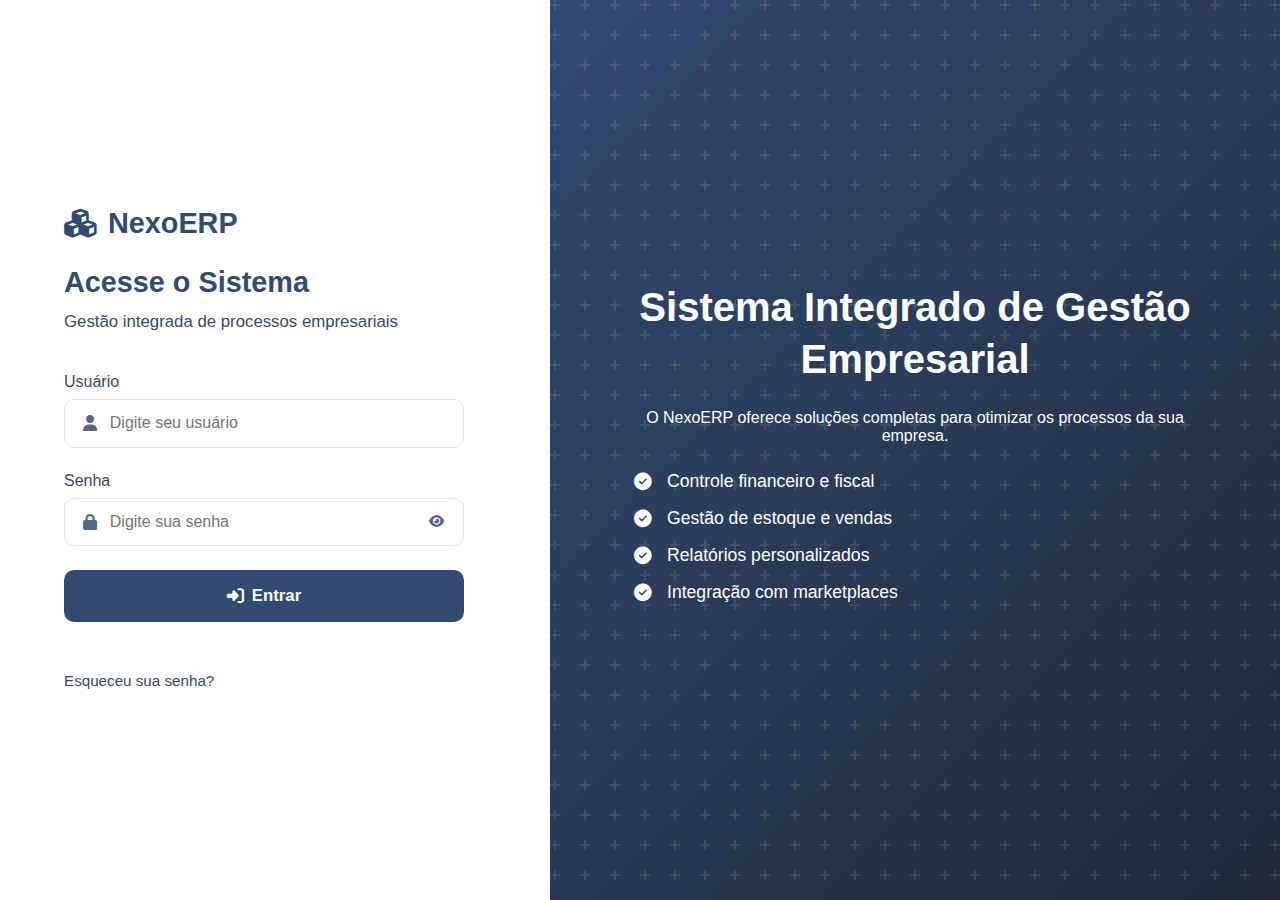
<file: index.html>
<!DOCTYPE html>
<html lang="en">
<head>
    <meta charset="UTF-8">
    <meta name="viewport" content="width=device-width, initial-scale=1.0">
    <title>Document</title>
</head>
<body>
    <script>window.location.href="./html/login/login.html"</script>
</body>
</html>
</file>
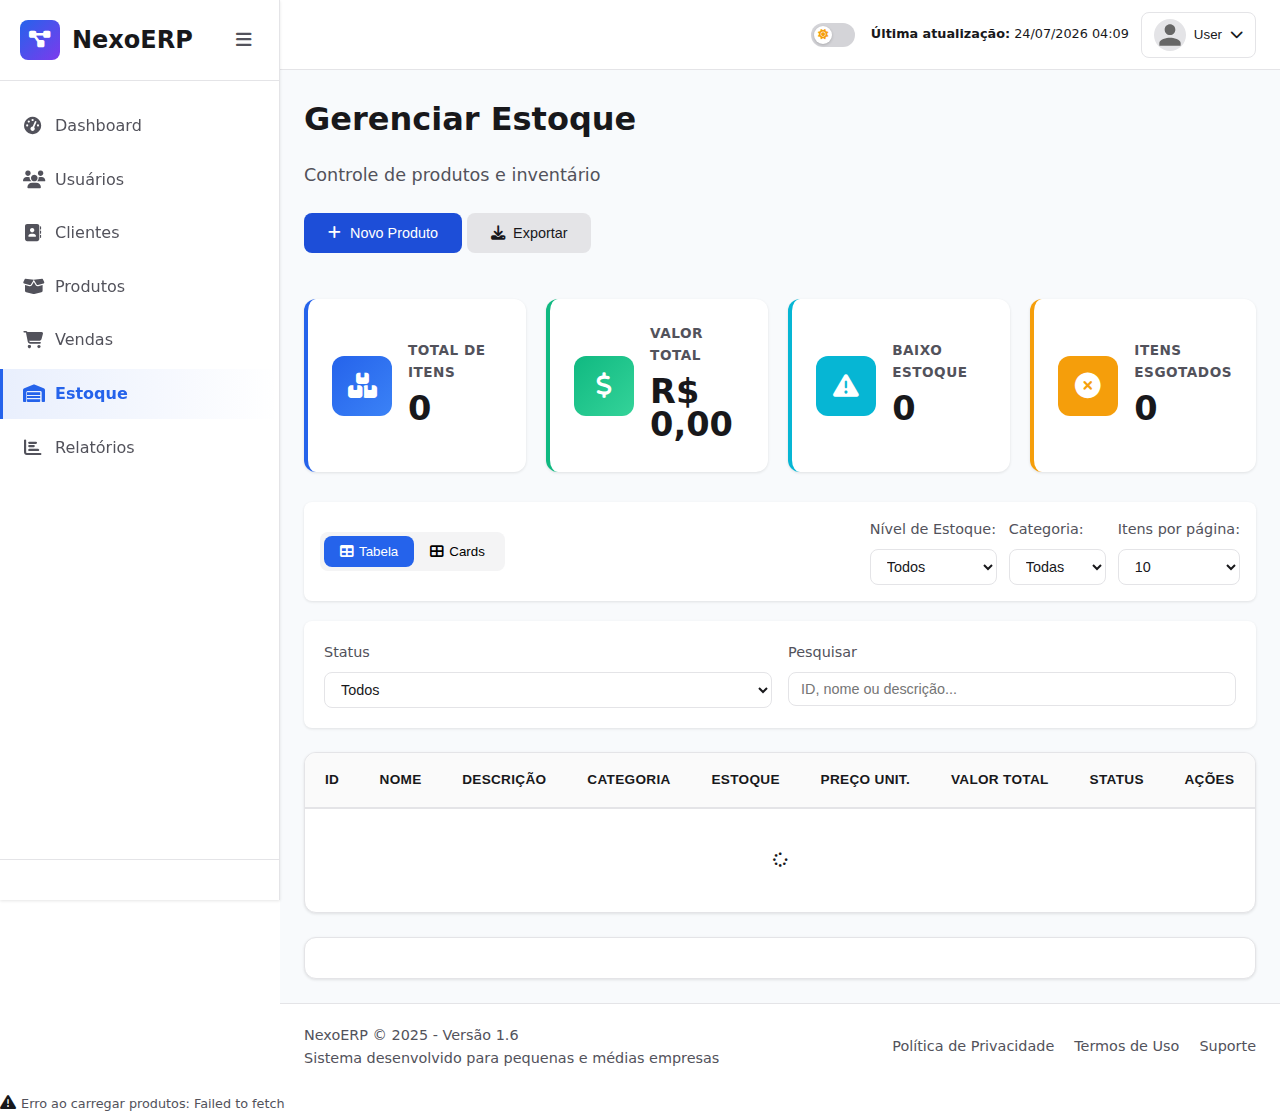
<file: html/dashboard/estoque.html>
<!DOCTYPE html>
<html lang="pt-BR" data-theme="light">
<head>
    <meta charset="UTF-8">
    <meta name="viewport" content="width=device-width, initial-scale=1.0">
    <title>NexoERP - Gerenciar Estoque</title>
    <link rel="stylesheet" href="../../css/style.css">
    <link rel="stylesheet" href="../../css/estoque.css">
    <link rel="icon" type="image/png" href="imagens/favicon.png">
    <link rel="stylesheet" href="https://cdnjs.cloudflare.com/ajax/libs/font-awesome/5.15.4/css/all.min.css">
    <link rel="stylesheet" href="https://cdnjs.cloudflare.com/ajax/libs/font-awesome/6.4.0/css/all.min.css">
    <link rel="icon" 
      href="data:image/svg+xml,%3Csvg xmlns='http://www.w3.org/2000/svg' viewBox='0 0 100 100'%3E%3Ctext y='.9em' font-size='90'%3E🏢%3C/text%3E%3C/svg%3E">

    <meta name="description" content="Gerenciamento de estoque do sistema NexoERP">
</head>

<body>    
    
    <div class="container">
        <!-- Sidebar Navigation -->
        <aside class="sidebar" role="navigation" aria-label="Navegação principal">
            <div class="sidebar-header">
                <div class="logo" aria-label="Logo da empresa">
                    <div class="logo-icon">
                        <i class="fas fa-project-diagram"></i>
                    </div>
                    <h1>NexoERP</h1>
                </div>
                <button class="sidebar-toggle" aria-label="Alternar menu" id="sidebarToggle">
                    <i class="fas fa-bars"></i>
                </button>
            </div>

            <nav class="sidebar-nav">
                <ul>
                    <li class="nav-item">
                        <a href="index.html" data-tooltip="Dashboard">
                            <i class="fas fa-tachometer-alt"></i>
                            <span>Dashboard</span>
                        </a>
                    </li>
                    <li class="nav-item">
                        <a href="usuarios.html" data-tooltip="Usuários">
                            <i class="fas fa-users"></i>
                            <span>Usuários</span>
                        </a>
                    </li>
                    <li class="nav-item">
                        <a href="clientes.html" data-tooltip="Clientes">
                            <i class="fas fa-address-book"></i>
                            <span>Clientes</span>
                        </a>
                    </li>
                    <li class="nav-item">
                        <a href="produtos.html" data-tooltip="Produtos">
                            <i class="fas fa-box-open"></i>
                            <span>Produtos</span>
                        </a>
                    </li>
                    <li class="nav-item">
                        <a href="vendas.html" data-tooltip="Vendas">
                            <i class="fas fa-shopping-cart"></i>
                            <span>Vendas</span>
                        </a>
                    </li>
                    <li class="nav-item active">
                        <a href="estoque.html" aria-current="page" data-tooltip="Estoque">
                            <i class="fas fa-warehouse"></i>
                            <span>Estoque</span>
                        </a>
                    </li>
                    <li class="nav-item">
                        <a href="relatorios.html" data-tooltip="Relatórios">
                            <i class="fas fa-chart-bar"></i>
                            <span>Relatórios</span>
                        </a>

                    </li>
                </ul>
            </nav>
            <div class="sidebar-footer">
                <div class="user-profile">
                   
                    
                </div>
            </div>
        </aside>

        <!-- Main Content -->
        <div class="main-content" id="main-content">
            <!-- Header -->
            <header class="header" role="banner" aria-label="Cabeçalho do sistema">
                <div class="header-left">
                    <button class="menu-toggle" aria-label="Alternar menu" id="menuToggle">
                        <i class="fas fa-bars"></i>
                    </button>
                    <div class="breadcrumb">
                    </div>
                </div>

                <div class="header-right">
                    <button class="theme-toggle" id="themeToggle" aria-label="Alternar tema claro/escuro">
                        <span class="theme-icon">
                            <i class="fas fa-sun"></i>
                            <i class="fas fa-moon"></i>
                        </span>
                    </button>
                    
                   
                    <div class="user-menu">
                        <div class="user-info">
                            <p><strong>Última atualização:</strong> <span id="lastAccess"></span></p>
                        </div>
                        <div class="user-dropdown">
                            <button class="user-dropdown-btn" aria-expanded="false" id="userDropdownBtn">
                                <div class="user-avatar small">
                                    <img src="data:image/svg+xml,%3Csvg xmlns='http://www.w3.org/2000/svg' viewBox='0 0 24 24' fill='%23666'%3E%3Cpath d='M12 12c2.21 0 4-1.79 4-4s-1.79-4-4-4-4 1.79-4 4 1.79 4 4 4zm0 2c-2.67 0-8 1.34-8 4v2h16v-2c0-2.66-5.33-4-8-4z'/%3E%3C/svg%3E" alt="Avatar do usuário">
                                </div>
                                <span id="headerUserName">User</span>
                                <i class="fas fa-chevron-down"></i>
                            </button>
                         <div class="dropdown-menu" id="userDropdown">
                            <a href="dropdown/perfil.html"><i class="fas fa-user"></i> Perfil</a>
                            <a href="dropdown/configuracoes.html"><i class="fas fa-cog"></i> Configurações</a>
                            <a href="./../login/login.html"><i class="fas fa-sign-out-alt"></i> Sair</a>
                            </div>
                        </div>
                    </div>
                </div>
            </header>

            <!-- Content -->
            <main class="content" role="main">
                <div class="page-header">
                    <h1>Gerenciar Estoque</h1>
                    <p class="page-subtitle">Controle de produtos e inventário</p>
                    <div class="page-actions">
                        <button class="btn btn-primary" id="addProductBtn">
                            <i class="fas fa-plus"></i> Novo Produto
                        </button>
                        <button class="btn btn-secondary">
                             <i class="fas fa-download"></i> Exportar
                        </button>
                    </div>
                </div>

                <!-- Métricas de Estoque -->
                <section class="metrics-section">
                    <div class="metrics-grid">
                        <div class="metric-card">
                            <div class="metric-icon">
                                <i class="fas fa-boxes"></i>
                            </div>
                            <div class="metric-info">
                                <h3>Total de Itens</h3>
                                <p class="metric-value"><span id="totalItems">0</span></p>
                                <div class="metric-trend positive">
                                    <i class=""></i>
                                </div>
                            </div>
                        </div>

                        <div class="metric-card">
                            <div class="metric-icon">
                                <i class="fas fa-dollar-sign"></i>
                            </div>
                            <div class="metric-info">
                                <h3>Valor Total</h3>
                                <p class="metric-value">R$ <span id="totalValue">0,00</span></p>
                                <div class="metric-trend positive">
                                </div>
                            </div>
                        </div>

                        <div class="metric-card">
                            <div class="metric-icon">
                                <i class="fas fa-exclamation-triangle"></i>
                            </div>
                            <div class="metric-info">
                                <h3>Baixo Estoque</h3>
                                <p class="metric-value"><span id="lowStockItems">0</span></p>
                                <div class="metric-trend negative">
                                </div>
                            </div>
                        </div>

                        <div class="metric-card">
                            <div class="metric-icon">
                                <i class="fas fa-times-circle"></i>
                            </div>
                            <div class="metric-info">
                                <h3>Itens Esgotados</h3>
                                <p class="metric-value"><span id="outOfStockItems">0</span></p>
                                <div class="metric-trend negative">
                                </div>
                            </div>
                        </div>
                    </div>
                </section>

                <!-- Controles de Visualização -->
                <div class="view-controls">
                    <div class="view-toggle">
                        <button class="view-btn active" data-view="table">
                            <i class="fas fa-table"></i> Tabela
                        </button>
                        <button class="view-btn" data-view="cards">
                            <i class="fas fa-th-large"></i> Cards
                        </button>
                    </div>
                    
                    <div style="flex: 1;"></div>

                    <!-- Filtros de Estoque -->
                    <div class="filter-group">
                        <label for="stockFilter">Nível de Estoque:</label>
                        <select id="stockFilter" class="filter-select">
                            <option value="all">Todos</option>
                            <option value="critical">Crítico (≤ 2)</option>
                            <option value="low">Baixo (≤ 5)</option>
                            <option value="medium">Médio (≤ 10)</option>
                            <option value="good">Bom (> 10)</option>
                            <option value="out">Esgotado</option>
                        </select>
                    </div>
                    
                    <div class="filter-group">
                        <label for="categoryFilter">Categoria:</label>
                        <select id="categoryFilter" class="filter-select">
                            <option value="all">Todas</option>
                            <option value="product">Produto</option>
                            <option value="service">Serviço</option>
                        </select>
                    </div>
                    
                    <div class="filter-group">
                        <label for="itemsPerPage">Itens por página:</label>
                        <select id="itemsPerPage" class="filter-select">
                            <option value="10">10</option>
                            <option value="25">25</option>
                            <option value="50">50</option>
                            <option value="100">100</option>
                        </select>
                    </div>
                </div>

                <!-- Filtros Avançados -->
                <div class="filters-section">
                    <div class="filters-grid">
                        <div class="filter-group">
                            <label for="statusFilter">Status</label>
                            <select id="statusFilter" class="filter-select">
                                <option value="">Todos</option>
                                <option value="Ativo">Ativo</option>
                                <option value="Inativo">Inativo</option>
                            </select>
                        </div>
                        <div class="filter-group">
                            <label for="searchFilter">Pesquisar</label>
                            <input type="text" id="searchFilter" class="filter-input" placeholder="ID, nome ou descrição...">
                        </div>
                    </div>
                </div>

                <!-- Visualização em Tabela -->
                <div class="table-view" id="tableView">
                    <div class="table-container">
                        <table class="data-table" id="tabela-estoque">
                            <thead>
                                <tr>
                                    <th>ID</th>
                                    <th>Nome</th>
                                    <th>Descrição</th>
                                    <th>Categoria</th>
                                    <th>Estoque</th>
                                    <th>Preço Unit.</th>
                                    <th>Valor Total</th>
                                    <th>Status</th>
                                    <th>Ações</th>
                                </tr>
                            </thead>
                            <tbody id="inventoryTableBody">
                                <tr>
                                    <td colspan="9" style="text-align: center; padding: 20px;">
                                    </td>
                                </tr>
                            </tbody>
                        </table>
                    </div>
                </div>

                <!-- Visualização em Cards -->
                <div class="cards-view" id="cardsView">
                    <!-- Cards serão carregados via JavaScript -->
                </div>

                <!-- Paginação -->
                <div class="pagination" id="pagination">
                    <!-- Paginação será gerada via JavaScript -->
                </div>
            </main>

            <!-- Footer -->
            <footer class="footer" role="contentinfo">
                <div class="footer-content">
                    <div class="footer-info">
                        <p>NexoERP © 2025 - Versão 1.6</p>
                        <p>Sistema desenvolvido para pequenas e médias empresas</p>
                    </div>
                    <div class="footer-links">
                        <a href="politica-privacidade.html">Política de Privacidade</a>
                        <a href="termos-uso.html">Termos de Uso</a>
                        <a href="suporte.html">Suporte</a>
                    </div>
                </div>
            </footer>
        </div>
    </div>

    <!-- Modal de Confirmação -->


    <script src="js/estoque.js"></script>
    <script src="js/funcoesui.js"></script>
</body>
</html>
</file>
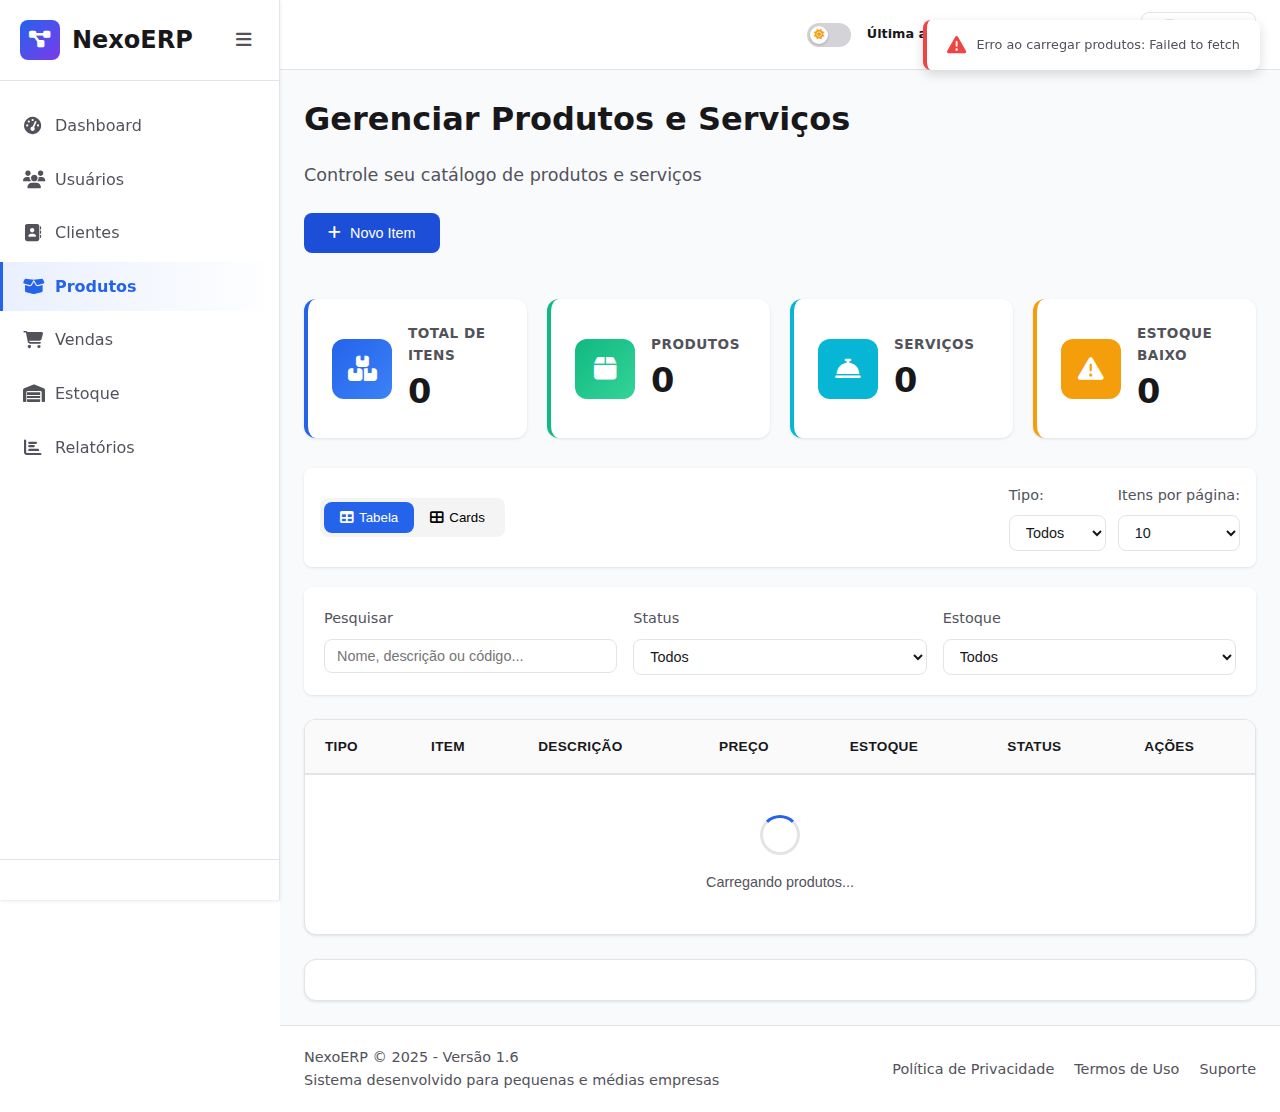
<file: html/dashboard/produtos.html>
<!DOCTYPE html>
<html lang="pt-BR" data-theme="light">
<head>
    <meta charset="UTF-8">
    <meta name="viewport" content="width=device-width, initial-scale=1.0">
    <title>NexoERP - Produtos e Serviços</title>
    <link rel="stylesheet" href="../../css/style.css">
    <link rel="stylesheet" href="../../css/produtos.css"> 
    <link rel="icon" type="image/png" href="imagens/favicon.png">
    <link rel="stylesheet" href="https://cdnjs.cloudflare.com/ajax/libs/font-awesome/5.15.4/css/all.min.css">
    <link rel="stylesheet" href="https://cdnjs.cloudflare.com/ajax/libs/font-awesome/6.4.0/css/all.min.css">
    <link rel="icon" 
      href="data:image/svg+xml,%3Csvg xmlns='http://www.w3.org/2000/svg' viewBox='0 0 100 100'%3E%3Ctext y='.9em' font-size='90'%3E🏢%3C/text%3E%3C/svg%3E">
    <meta name="description" content="Gerenciamento de produtos e serviços do sistema NexoERP">
</head>
<body>    
    
    <div class="container">
        <!-- Sidebar Navigation -->
        <aside class="sidebar" role="navigation" aria-label="Navegação principal">
            <div class="sidebar-header">
                <div class="logo" aria-label="Logo da empresa">
                    <div class="logo-icon">
                        <i class="fas fa-project-diagram"></i>
                    </div>
                    <h1>NexoERP</h1>
                </div>
                <button class="sidebar-toggle" aria-label="Alternar menu" id="sidebarToggle">
                    <i class="fas fa-bars"></i>
                </button>
            </div>

            <nav class="sidebar-nav">
                <ul>
                    <li class="nav-item">
                        <a href="index.html" data-tooltip="Dashboard">
                            <i class="fas fa-tachometer-alt"></i>
                            <span>Dashboard</span>
                        </a>
                    </li>
                    <li class="nav-item">
                        <a href="usuarios.html" data-tooltip="Usuários">
                            <i class="fas fa-users"></i>
                            <span>Usuários</span>
                        </a>
                    </li>
                    <li class="nav-item">
                        <a href="clientes.html" data-tooltip="Clientes">
                            <i class="fas fa-address-book"></i>
                            <span>Clientes</span>
                        </a>
                    </li>
                    <li class="nav-item active">
                        <a href="produtos.html" aria-current="page" data-tooltip="Produtos">
                            <i class="fas fa-box-open"></i>
                            <span>Produtos</span>
                        </a>
                    </li>
                    <li class="nav-item">
                        <a href="vendas.html" data-tooltip="Vendas">
                            <i class="fas fa-shopping-cart"></i>
                            <span>Vendas</span>
                        </a>
                    </li>
                    <li class="nav-item">
                        <a href="estoque.html" data-tooltip="Estoque">
                            <i class="fas fa-warehouse"></i>
                            <span>Estoque</span>
                        </a>
                    </li>
                    <li class="nav-item">
                        <a href="relatorios.html" data-tooltip="Relatórios">
                            <i class="fas fa-chart-bar"></i>
                            <span>Relatórios</span>
                        </a>
                    </li>
                   
                    </li>
                </ul>
            </nav>

            <div class="sidebar-footer">
                <div class="user-profile">
                   
                    
                </div>
            </div>
        </aside>

        <!-- Main Content -->
        <div class="main-content" id="main-content">
            <!-- Header -->
            <header class="header" role="banner" aria-label="Cabeçalho do sistema">
                <div class="header-left">
                    <button class="menu-toggle" aria-label="Alternar menu" id="menuToggle">
                        <i class="fas fa-bars"></i>
                    </button>
                    <div class="breadcrumb">
                    </div>
                </div>

                <div class="header-right">
                    <button class="theme-toggle" id="themeToggle" aria-label="Alternar tema claro/escuro">
                        <span class="theme-icon">
                            <i class="fas fa-sun"></i>
                            <i class="fas fa-moon"></i>
                        </span>
                    </button>
                    
                 
                    

                    <div class="user-menu">
                        <div class="user-info">
                            <p><strong>Última atualização:</strong> <span id="lastAccess"></span></p>
                        </div>
                        <div class="user-dropdown">
                            <button class="user-dropdown-btn" aria-expanded="false" id="userDropdownBtn">
                                <div class="user-avatar small">
                                    <img src="data:image/svg+xml,%3Csvg xmlns='http://www.w3.org/2000/svg' viewBox='0 0 24 24' fill='%23666'%3E%3Cpath d='M12 12c2.21 0 4-1.79 4-4s-1.79-4-4-4-4 1.79-4 4 1.79 4 4 4zm0 2c-2.67 0-8 1.34-8 4v2h16v-2c0-2.66-5.33-4-8-4z'/%3E%3C/svg%3E" alt="Avatar do usuário">
                                </div>
                                <span id="headerUserName">User</span>
                                <i class="fas fa-chevron-down"></i>
                            </button>
                         <div class="dropdown-menu" id="userDropdown">
                            <a href="dropdown/perfil.html"><i class="fas fa-user"></i> Perfil</a>
                            <a href="dropdown/configuracoes.html"><i class="fas fa-cog"></i> Configurações</a>
                            <a href="./../login/login.html"><i class="fas fa-sign-out-alt"></i> Sair</a>
                            </div>
                        </div>
                    </div>
                </div>
            </header>

            <!-- Content -->
            <main class="content" role="main">
                <div class="page-header">
                    <h1>Gerenciar Produtos e Serviços</h1>
                    <p class="page-subtitle">Controle seu catálogo de produtos e serviços</p>
                    <div class="page-actions">
                  <button class="btn btn-primary" id="addProductBtn">
                            <i class="fas fa-plus"></i> Novo Item 
                        </button>
                        
                    </div>
                </div>

                <!-- Métricas -->
                <section class="metrics-section">
                    <div class="metrics-grid">
                        <div class="metric-card">
                            <div class="metric-icon">
                                <i class="fas fa-boxes"></i>
                            </div>
                            <div class="metric-info">
                                <h3>Total de Itens</h3>
                                <p class="metric-value"><span id="totalItems">0</span></p>
                                <div class="metric-trend positive">
                                </div>
                            </div>
                        </div>
                        
                        <div class="metric-card">
                            <div class="metric-icon">
                                <i class="fas fa-box"></i>
                            </div>
                            <div class="metric-info">
                                <h3>Produtos</h3>
                                <p class="metric-value"><span id="totalProducts">0</span></p>
                                <div class="metric-trend positive">
                                </div>
                            </div>
                        </div>
                        
                        <div class="metric-card">
                            <div class="metric-icon">
                                <i class="fas fa-concierge-bell"></i>
                            </div>
                            <div class="metric-info">
                                <h3>Serviços</h3>
                                <p class="metric-value"><span id="totalServices">0</span></p>
                                <div class="metric-trend positive">
                                </div>
                            </div>
                        </div>
                        
                        <div class="metric-card">
                            <div class="metric-icon">
                                <i class="fas fa-exclamation-triangle"></i>
                            </div>
                            <div class="metric-info">
                                <h3>Estoque Baixo</h3>
                                <p class="metric-value"><span id="lowStock">0</span></p>
                                <div class="metric-trend negative">
                                </div>
                            </div>
                        </div>
                    </div>
                </section>

                <!-- Controles de Visualização -->
                <div class="view-controls">
                    <div class="view-toggle">
                        <button class="view-btn active" data-view="table">
                            <i class="fas fa-table"></i> Tabela
                        </button>
                        <button class="view-btn" data-view="cards">
                            <i class="fas fa-th-large"></i> Cards
                        </button>
                    </div>
                    
                    <div style="flex: 1;"></div>

                    <!-- Filtro de Tipo -->
                    <div class="filter-group">
                        <label for="typeFilter">Tipo:</label>
                        <select id="typeFilter" class="filter-select">
                            <option value="all">Todos</option>
                            <option value="product">Produto</option>
                            <option value="service">Serviço</option>
                        </select>
                    </div>
                    
                    <div class="filter-group">
                        <label for="itemsPerPage">Itens por página:</label>
                        <select id="itemsPerPage" class="filter-select">
                            <option value="10">10</option>
                            <option value="25">25</option>
                            <option value="50">50</option>
                            <option value="100">100</option>
                        </select>
                    </div>
                </div>

                <!-- Filtros -->
                 
                <div class="filters-section">
                    
                    <div class="filters-grid"><div class="filter-group">
                            <label for="searchFilter">Pesquisar</label>
                            <input type="text" id="searchFilter" class="filter-input" placeholder="Nome, descrição ou código...">
                        </div>

                        <div class="filter-group">
                            <label for="statusFilter">Status</label>
                            <select id="statusFilter" class="filter-select">
                                <option value="">Todos</option>
                                <option value="Ativo">Ativos</option>
                                <option value="Inativo">Inativos</option>
                            </select>
                        </div>
          
                        <div class="filter-group">
                            <label for="stockFilter">Estoque</label>
                            <select id="stockFilter" class="filter-select">
                                <option value="">Todos</option>
                                <option value="low">Estoque Baixo</option>
                                <option value="out">Sem Estoque</option>
                                <option value="available">Com Estoque</option>
                            </select>
                        </div>
                        
                    </div>
                </div>

                <!-- Visualização em Tabela -->
                <div class="table-view" id="tableView">
                    <div class="table-container">
                        <table class="data-table">
                            <thead>
                                <tr>
                                    <th>Tipo</th>
                                    <th>Item</th>
                                    <th>Descrição</th>
                                    <th>Preço</th>
                                    <th>Estoque</th>
                                    <th>Status</th>
                                    <th>Ações</th>
                                </tr>
                            </thead>
                            <tbody id="productsTableBody">
                                <!-- Dados carregados via JavaScript -->
                            </tbody>
                        </table>
                    </div>
                </div>

                <!-- Visualização em Cards -->
                <div class="cards-view" id="cardsView">
                    <!-- Cards serão carregados via JavaScript -->
                </div>

                <!-- Paginação -->
                <div class="pagination" id="pagination">
                    <!-- Paginação será gerada via JavaScript -->
                </div>
            </main>

            <!-- Footer -->
            <footer class="footer" role="contentinfo">
                <div class="footer-content">
                    <div class="footer-info">
                        <p>NexoERP © 2025 - Versão 1.6</p>
                        <p>Sistema desenvolvido para pequenas e médias empresas</p>
                    </div>
                    <div class="footer-links">
                        <a href="politica-privacidade.html">Política de Privacidade</a>
                        <a href="termos-uso.html">Termos de Uso</a>
                        <a href="suporte.html">Suporte</a>
                    </div>
                </div>
            </footer>
        </div>
    </div>


    <!-- Scripts corrigidos -->
    <script src="./js/produtos.js"></script>
    <script src="./js/funcoesui.js"></script>
</body>
</html>
</file>
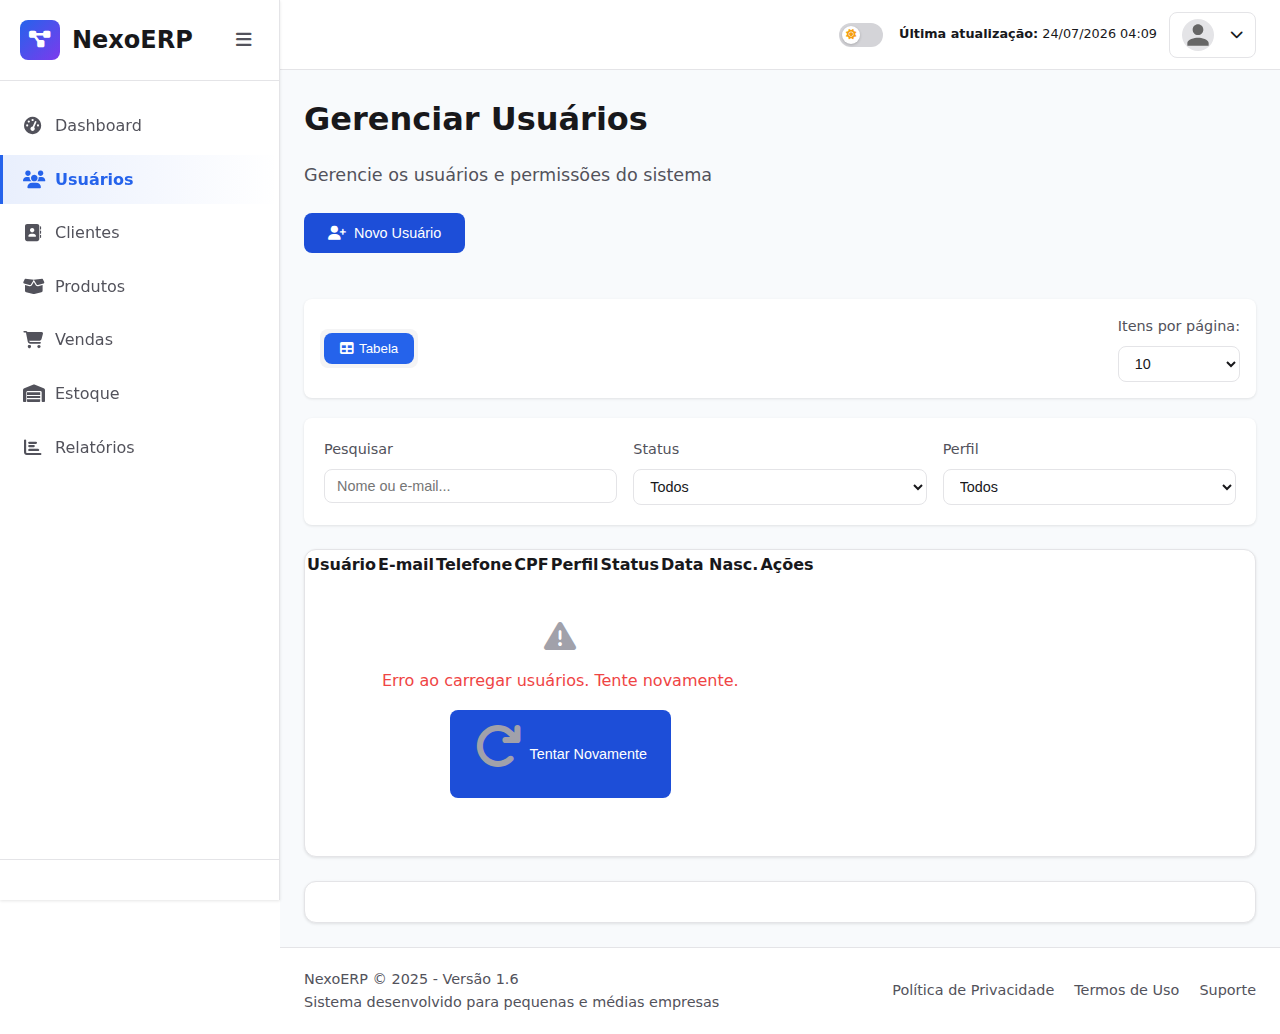
<file: html/dashboard/usuarios.html>
<!DOCTYPE html>
<html lang="pt-BR" data-theme="light">
<head>
    <meta charset="UTF-8">
    <meta name="viewport" content="width=device-width, initial-scale=1.0">
    <title>NexoERP - Gerenciar Usuários</title>
    <link rel="stylesheet" href="https://cdnjs.cloudflare.com/ajax/libs/font-awesome/6.4.0/css/all.min.css">
    <link rel="icon" type="image/png" href="imagens/favicon.png">
    <link rel="stylesheet" href="../../css/style.css">
    <link rel="icon" href="data:image/svg+xml,%3Csvg xmlns='http://www.w3.org/2000/svg' viewBox='0 0 100 100'%3E%3Ctext y='.9em' font-size='90'%3E🏢%3C/text%3E%3C/svg%3E">
    <meta name="description" content="Gerenciamento de usuários do sistema NexoERP">
</head>
<body>    
    
    <div class="container">
        <!-- Sidebar Navigation -->
        <aside class="sidebar" role="navigation" aria-label="Navegação principal">
            <div class="sidebar-header">
                <div class="logo" aria-label="Logo da empresa">
                    <div class="logo-icon">
                        <i class="fas fa-project-diagram"></i>
                    </div>
                    <h1>NexoERP</h1>
                </div>
                <button class="sidebar-toggle" aria-label="Alternar menu" id="sidebarToggle">
                    <i class="fas fa-bars"></i>
                </button>
            </div>

            <nav class="sidebar-nav">
                <ul>
                    <li class="nav-item">
                        <a href="index.html" data-tooltip="Dashboard">
                            <i class="fas fa-tachometer-alt"></i>
                            <span>Dashboard</span>
                        </a>
                    </li>
                    <li class="nav-item active">
                        <a href="usuarios.html" aria-current="page" data-tooltip="Usuários">
                            <i class="fas fa-users"></i>
                            <span>Usuários</span>
                        </a>
                    </li>
                    <li class="nav-item">
                        <a href="clientes.html" data-tooltip="Clientes">
                            <i class="fas fa-address-book"></i>
                            <span>Clientes</span>
                        </a>
                    </li>
                    <li class="nav-item">
                        <a href="produtos.html" data-tooltip="Produtos">
                            <i class="fas fa-box-open"></i>
                            <span>Produtos</span>
                        </a>
                    </li>
                    <li class="nav-item">
                        <a href="vendas.html" data-tooltip="Vendas">
                            <i class="fas fa-shopping-cart"></i>
                            <span>Vendas</span>
                        </a>
                    </li>
                    <li class="nav-item">
                        <a href="estoque.html" data-tooltip="Estoque">
                            <i class="fas fa-warehouse"></i>
                            <span>Estoque</span>
                        </a>
                    </li>
                    <li class="nav-item">
                        <a href="relatorios.html" data-tooltip="Relatórios">
                            <i class="fas fa-chart-bar"></i>
                            <span>Relatórios</span>
                        </a>
                    </li>
                </ul>
            </nav>

            <div class="sidebar-footer">
                <div class="user-profile">
                    <!-- Perfil do usuário -->
                </div>
            </div>
        </aside>

        <!-- Main Content -->
        <div class="main-content" id="main-content">
            <!-- Header -->
            <header class="header" role="banner" aria-label="Cabeçalho do sistema">
                <div class="header-left">
                    <button class="menu-toggle" aria-label="Alternar menu" id="menuToggle">
                        <i class="fas fa-bars"></i>
                    </button>
                    <div class="breadcrumb">
                    </div>
                </div>

                <div class="header-right">
                    <button class="theme-toggle" id="themeToggle" aria-label="Alternar tema claro/escuro">
                        <span class="theme-icon">
                            <i class="fas fa-sun"></i>
                            <i class="fas fa-moon"></i>
                        </span>
                    </button>
                    
                    <div class="user-menu">
                        <div class="user-info">
                            <p><strong>Última atualização:</strong> <span id="lastAccess"></span></p>
                        </div>
                        <div class="user-dropdown">
                            <button class="user-dropdown-btn" aria-expanded="false" id="userDropdownBtn">
                                <div class="user-avatar small">
                                    <img src="data:image/svg+xml,%3Csvg xmlns='http://www.w3.org/2000/svg' viewBox='0 0 24 24' fill='%23666'%3E%3Cpath d='M12 12c2.21 0 4-1.79 4-4s-1.79-4-4-4-4 1.79-4 4 1.79 4 4 4zm0 2c-2.67 0-8 1.34-8 4v2h16v-2c0-2.66-5.33-4-8-4z'/%3E%3C/svg%3E" alt="Avatar do usuário">
                                </div>
                                <span id="headerUserName"></span>
                                <i class="fas fa-chevron-down"></i>
                            </button>
                         <div class="dropdown-menu" id="userDropdown">
                            <a href="dropdown/perfil.html"><i class="fas fa-user"></i> Perfil</a>
                            <a href="dropdown/configuracoes.html"><i class="fas fa-cog"></i> Configurações</a>
                            <a href="./../login/login.html"><i class="fas fa-sign-out-alt"></i> Sair</a>
                            </div>
                        </div>
                    </div>
                </div>
            </header>

            <!-- Content -->
            <main class="content" role="main">
                <div class="page-header">
                    <h1>Gerenciar Usuários</h1>
                    <p class="page-subtitle">Gerencie os usuários e permissões do sistema</p>
                    <div class="page-actions">
                        <button class="btn btn-primary" id="addUserBtn">
                            <i class="fas fa-user-plus"></i> Novo Usuário
                        </button>
                        
                    </div>
                </div>

                <!-- Controles de Visualização -->
                <div class="view-controls">
                    <div class="view-toggle">
                        <button class="view-btn active" data-view="table">
                            <i class="fas fa-table"></i> Tabela
                        </button>
                        
                        </button>
                    </div>
                    
                    <div style="flex: 1;"></div>
                    
                    <div class="filter-group">
                        <label for="itemsPerPage">Itens por página:</label>
                        <select id="itemsPerPage" class="filter-select">
                            <option value="10">10</option>
                            <option value="25">25</option>
                            <option value="50">50</option>
                            <option value="100">100</option>
                        </select>
                    </div>
                </div>

                <!-- Filtros -->
                <div class="filters-section">
                    <div class="filters-grid">
                        <div class="filter-group">
                            <label for="searchFilter">Pesquisar</label>
                            <input type="text" id="searchFilter" class="filter-input" placeholder="Nome ou e-mail...">
                        </div>
                        <div class="filter-group">
                            <label for="statusFilter">Status</label>
                            <select id="statusFilter" class="filter-select">
                                <option value="">Todos</option>
                                <option value="active">Ativos</option>
                                <option value="inactive">Inativos</option>
                            </select>
                        </div>
                        <div class="filter-group">
                            <label for="perfilFilter">Perfil</label>
                            <select id="perfilFilter" class="filter-select">
                                <option value="">Todos</option>
                                <option value="Admin">Administrador</option>
                                <option value="Operador">Operador</option>
                            </select>
                        </div>
                        
                    </div>
                </div>

                <!-- Visualização em Tabela -->
                <div class="table-view" id="tableView">
                    <div class="table-container">
                        <table class="data-table">
                            <thead>
                                <tr>
                                        <th>Usuário</th>
                                        <th>E-mail</th>
                                        <th>Telefone</th>
                                        <th>CPF</th>
                                        <th>Perfil</th>
                                        <th>Status</th>
                                        <th>Data Nasc.</th>
                                        <th>Ações</th>
                                </tr>
                            </thead>
                            <tbody id="usersTableBody">
                                <!-- Dados carregados via JavaScript -->
                            </tbody>
                        </table>
                    </div>
                </div>

                <!-- Visualização em Cards -->
                <div class="cards-view" id="cardsView" style="display: none;">
                    <!-- Cards serão carregados via JavaScript -->
                </div>

                <!-- Paginação -->
                <div class="pagination" id="pagination">
                    <!-- Paginação será gerada via JavaScript -->
                </div>
            </main>

            <!-- Footer -->
            <footer class="footer" role="contentinfo">
                <div class="footer-content">
                    <div class="footer-info">
                        <p>NexoERP © 2025 - Versão 1.6</p>
                        <p>Sistema desenvolvido para pequenas e médias empresas</p>
                    </div>
                    <div class="footer-links">
                        <a href="politica-privacidade.html">Política de Privacidade</a>
                        <a href="termos-uso.html">Termos de Uso</a>
                        <a href="suporte.html">Suporte</a>
                    </div>
                </div>
            </footer>
        </div>
    </div>

    <script src="js/usuarios.js"></script>
    <script src="js/funcoesui.js"></script> 
</body>
</html>
</file>
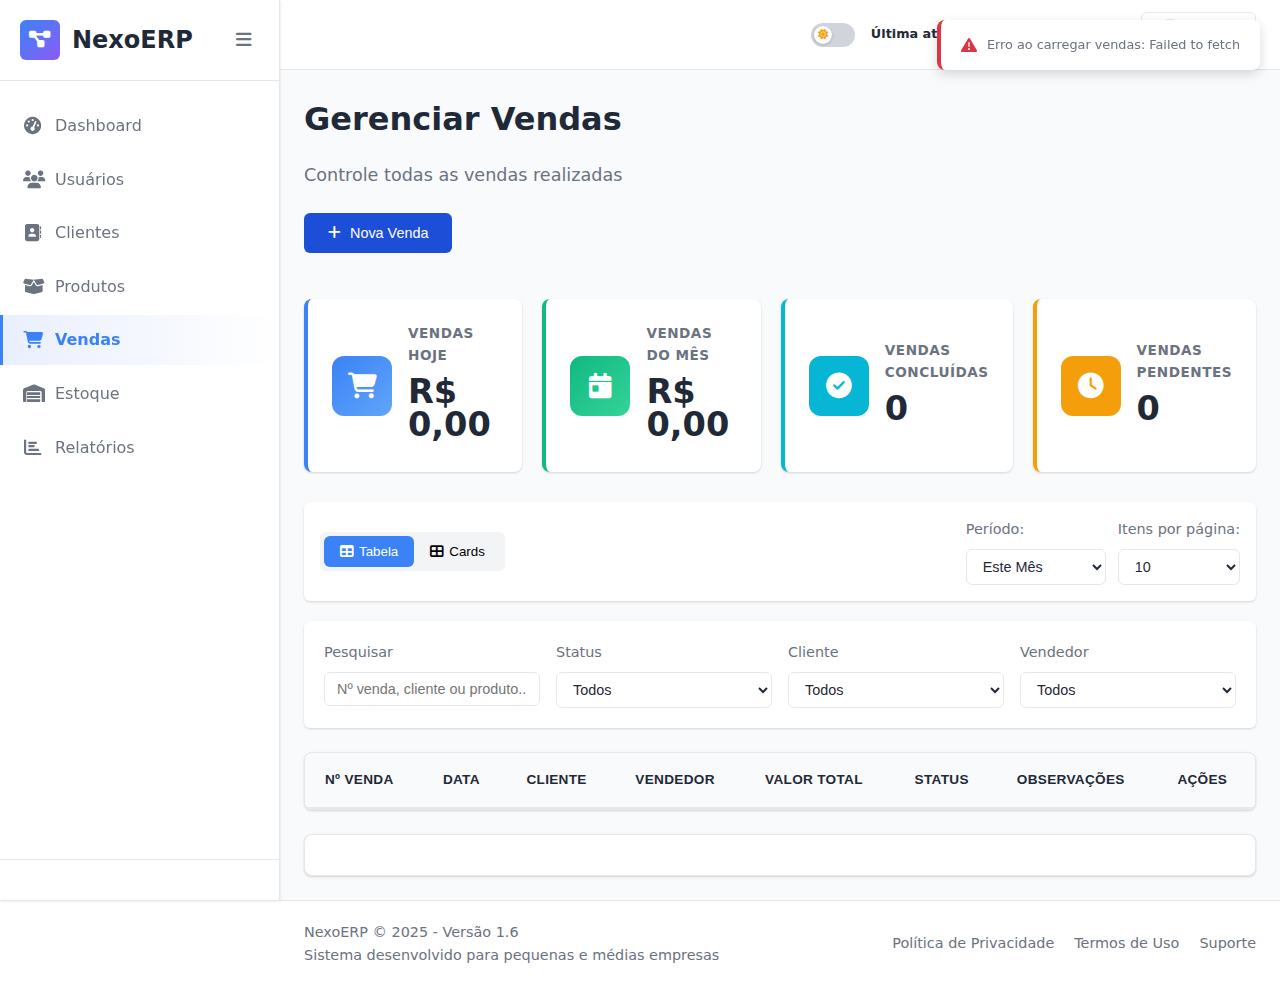
<file: html/dashboard/vendas.html>
<!DOCTYPE html>
<html lang="pt-BR" data-theme="light">
<head>
    <meta charset="UTF-8">
    <meta name="viewport" content="width=device-width, initial-scale=1.0">
    <title>NexoERP - Gerenciar Vendas</title>
    <link rel="stylesheet" href="../../css/style.css">
    <link rel="stylesheet" href="../../css/vendas.css">
    <link rel="icon" type="image/png" href="imagens/favicon.png">
    <link rel="icon" 
      href="data:image/svg+xml,%3Csvg xmlns='http://www.w3.org/2000/svg' viewBox='0 0 100 100'%3E%3Ctext y='.9em' font-size='90'%3E🏢%3C/text%3E%3C/svg%3E">
    <link rel="stylesheet" href="https://cdnjs.cloudflare.com/ajax/libs/font-awesome/5.15.4/css/all.min.css">
    <link rel="stylesheet" href="https://cdnjs.cloudflare.com/ajax/libs/font-awesome/6.4.0/css/all.min.css">
   
    <meta name="description" content="Gerenciamento de vendas do sistema NexoERP">
</head>

<body>    
    
    <div class="container">
        <!-- Sidebar Navigation -->
        <aside class="sidebar" role="navigation" aria-label="Navegação principal">
            <div class="sidebar-header">
                <div class="logo" aria-label="Logo da empresa">
                    <div class="logo-icon">
                        <i class="fas fa-project-diagram"></i>
                    </div>
                    <h1>NexoERP</h1>
                </div>
                <button class="sidebar-toggle" aria-label="Alternar menu" id="sidebarToggle">
                    <i class="fas fa-bars"></i>
                </button>
            </div>

            <nav class="sidebar-nav">
                <ul>
                    <li class="nav-item">
                        <a href="index.html" data-tooltip="Dashboard">
                            <i class="fas fa-tachometer-alt"></i>
                            <span>Dashboard</span>
                        </a>
                    </li>
                    <li class="nav-item">
                        <a href="usuarios.html" data-tooltip="Usuários">
                            <i class="fas fa-users"></i>
                            <span>Usuários</span>
                        </a>
                    </li>
                    <li class="nav-item">
                        <a href="clientes.html" data-tooltip="Clientes">
                            <i class="fas fa-address-book"></i>
                            <span>Clientes</span>
                        </a>
                    </li>
                    <li class="nav-item">
                        <a href="produtos.html" data-tooltip="Produtos">
                            <i class="fas fa-box-open"></i>
                            <span>Produtos</span>
                        </a>
                    </li>
                    <li class="nav-item active">
                        <a href="vendas.html" aria-current="page" data-tooltip="Vendas">
                            <i class="fas fa-shopping-cart"></i>
                            <span>Vendas</span>
                        </a>
                    </li>
                    <li class="nav-item">
                        <a href="estoque.html" data-tooltip="Estoque">
                            <i class="fas fa-warehouse"></i>
                            <span>Estoque</span>
                        </a>
                    </li>
                    <li class="nav-item">
                        <a href="relatorios.html" data-tooltip="Relatórios">
                            <i class="fas fa-chart-bar"></i>
                            <span>Relatórios</span>
                        </a>
                    </li>
                   
                    </li>
                </ul>
            </nav>
            <div class="sidebar-footer">
                <div class="user-profile">
                   
                    
                </div>
            </div>
        </aside>

        <!-- Main Content -->
        <div class="main-content" id="main-content">
            <!-- Header -->
            <header class="header" role="banner" aria-label="Cabeçalho do sistema">
                <div class="header-left">
                    <button class="menu-toggle" aria-label="Alternar menu" id="menuToggle">
                        <i class="fas fa-bars"></i>
                    </button>
                    <div class="breadcrumb">
                    </div>
                </div>

                <div class="header-right">
                    <button class="theme-toggle" id="themeToggle" aria-label="Alternar tema claro/escuro">
                        <span class="theme-icon">
                            <i class="fas fa-sun"></i>
                            <i class="fas fa-moon"></i>
                        </span>
                    </button>
                 

                   
                    <div class="user-menu">
                        <div class="user-info">
                            <p><strong>Última atualização:</strong> <span id="lastAccess"></span></p>
                        </div>
                        <div class="user-dropdown">
                            <button class="user-dropdown-btn" aria-expanded="false" id="userDropdownBtn">
                                <div class="user-avatar small">
                                    <img src="data:image/svg+xml,%3Csvg xmlns='http://www.w3.org/2000/svg' viewBox='0 0 24 24' fill='%23666'%3E%3Cpath d='M12 12c2.21 0 4-1.79 4-4s-1.79-4-4-4-4 1.79-4 4 1.79 4 4 4zm0 2c-2.67 0-8 1.34-8 4v2h16v-2c0-2.66-5.33-4-8-4z'/%3E%3C/svg%3E" alt="Avatar do usuário">
                                </div>
                                <span id="headerUserName">User</span>
                                <i class="fas fa-chevron-down"></i>
                            </button>
                         <div class="dropdown-menu" id="userDropdown">
                            <a href="dropdown/perfil.html"><i class="fas fa-user"></i> Perfil</a>
                            <a href="dropdown/configuracoes.html"><i class="fas fa-cog"></i> Configurações</a>
                            <a href="./../login/login.html"><i class="fas fa-sign-out-alt"></i> Sair</a>
                            </div>
                        </div>
                    </div>
                </div>
            </header>

            <!-- Content -->
            <main class="content" role="main">
                <div class="page-header">
                    <h1>Gerenciar Vendas</h1>
                    <p class="page-subtitle">Controle todas as vendas realizadas</p>
                    <div class="page-actions">
                        <button class="btn btn-primary" id="addSaleBtn">
                            <i class="fas fa-plus"></i> Nova Venda
                        </button>
                        
                    </div>
                </div>
         <section class="metrics-section">
          <div class="metrics-grid">
    
        <div class="metric-card">
              <div class="metric-icon">
                <i class="fas fa-shopping-cart"></i>
              </div>
              <div class="metric-info">
               <h3>Vendas Hoje</h3>
                <p class="metric-value">R$ <span id="salesToday">0,00</span></p>
                <div class="metric-trend positive">
                 </div>
            </div>
         </div>

    <div class="metric-card">
      <div class="metric-icon">
        <i class="fas fa-calendar-day"></i>
      </div>
      <div class="metric-info">
        <h3>Vendas do Mês</h3>
        <p class="metric-value">R$ <span id="salesMonth">0,00</span></p>
        <div class="metric-trend positive">
        </div>
      </div>
    </div>

    <div class="metric-card">
      <div class="metric-icon">
        <i class="fas fa-check-circle"></i>
      </div>
      <div class="metric-info">
        <h3>Vendas Concluídas</h3>
        <p class="metric-value"><span id="completedSales">0</span></p>
        <div class="metric-trend positive">
        </div>
      </div>
    </div>

    <div class="metric-card">
      <div class="metric-icon">
        <i class="fas fa-clock"></i>
      </div>
      <div class="metric-info">
        <h3>Vendas Pendentes</h3>
        <p class="metric-value"><span id="pendingSales">0</span></p>
        <div class="metric-trend negative">
        </div>
      </div>
    </div>

  </div>
</section>

                <!-- Controles de Visualização -->
                <div class="view-controls">
                    <div class="view-toggle">
                        <button class="view-btn active" data-view="table">
                            <i class="fas fa-table"></i> Tabela
                        </button>
                        <button class="view-btn" data-view="cards">
                            <i class="fas fa-th-large"></i> Cards
                        </button>
                    </div>
                    
                    <div style="flex: 1;"></div>

                    <!-- Filtro de Período -->
                    <div class="filter-group">
                        <label for="periodFilter">Período:</label>
                        <select id="periodFilter" class="filter-select">
                            <option value="today">Hoje</option>
                            <option value="week">Esta Semana</option>
                            <option value="month" selected>Este Mês</option>
                            <option value="quarter">Este Trimestre</option>
                            <option value="year">Este Ano</option>
                            <option value="all">Todos</option>
                        </select>
                    </div>
                    
                    <div class="filter-group">
                        <label for="itemsPerPage">Itens por página:</label>
                        <select id="itemsPerPage" class="filter-select">
                            <option value="10">10</option>
                            <option value="25">25</option>
                            <option value="50">50</option>
                            <option value="100">100</option>
                        </select>
                    </div>
                </div>

                <!-- Filtros -->
                <div class="filters-section">
                    <div class="filters-grid">
                        <div class="filter-group">
                            <label for="searchFilter">Pesquisar</label>
                            <input type="text" id="searchFilter" class="filter-input" placeholder="Nº venda, cliente ou produto...">
                        </div>
                        <div class="filter-group">
                            <label for="statusFilter">Status</label>
                            <select id="statusFilter" class="filter-select">
                                <option value="">Todos</option>
                                <option value="Paga">Concluída</option>
                                <option value="Pendente">Pendente</option>
                                <option value="Cancelada">Cancelada</option>
                            </select>
                        </div>
                        <div class="filter-group">
                            <label for="clientFilter">Cliente</label>
                            <select id="clientFilter" class="filter-select">
                                <option value="">Todos</option>
                            </select>
                        </div>
                        <div class="filter-group">
                            <label for="sellerFilter">Vendedor</label>
                            <select id="sellerFilter" class="filter-select">
                                <option value="">Todos</option>
                            </select>
                        </div>
                        
                    </div>
                </div>

                <!-- Visualização em Tabela -->
                <div class="table-view" id="tableView">
                    <div class="table-container">
                        <table class="data-table">
                            <thead>
                                <tr>
                                    <th>Nº Venda</th>
                                    <th>Data</th>
                                    <th>Cliente</th>
                                    <th>Vendedor</th>
                                    <th>Valor Total</th>
                                    <th>Status</th>
                                    <th>Observações</th>
                                    <th>Ações</th>
                                </tr>
                            </thead>
                            <tbody id="salesTableBody">
                                <!-- Dados carregados via JavaScript -->
                            </tbody>
                        </table>
                    </div>
                </div>

                <!-- Visualização em Cards -->
                <div class="cards-view" id="cardsView">
                    <!-- Cards serão carregados via JavaScript -->
                </div>

                <!-- Paginação -->
                <div class="pagination" id="pagination">
                    <!-- Paginação será gerada via JavaScript -->
                </div>
            </main>

            <!-- Footer -->
            <footer class="footer" role="contentinfo">
                <div class="footer-content">
                    <div class="footer-info">
                        <p>NexoERP © 2025 - Versão 1.6</p>
                        <p>Sistema desenvolvido para pequenas e médias empresas</p>
                    </div>
                    <div class="footer-links">
                        <a href="politica-privacidade.html">Política de Privacidade</a>
                        <a href="termos-uso.html">Termos de Uso</a>
                        <a href="suporte.html">Suporte</a>
                    </div>
                </div>
            </footer>
        </div>
    </div>

</html>
    <script src="js/vendas.js"></script>
    <script src="js/funcoesui.js"></script>
</file>
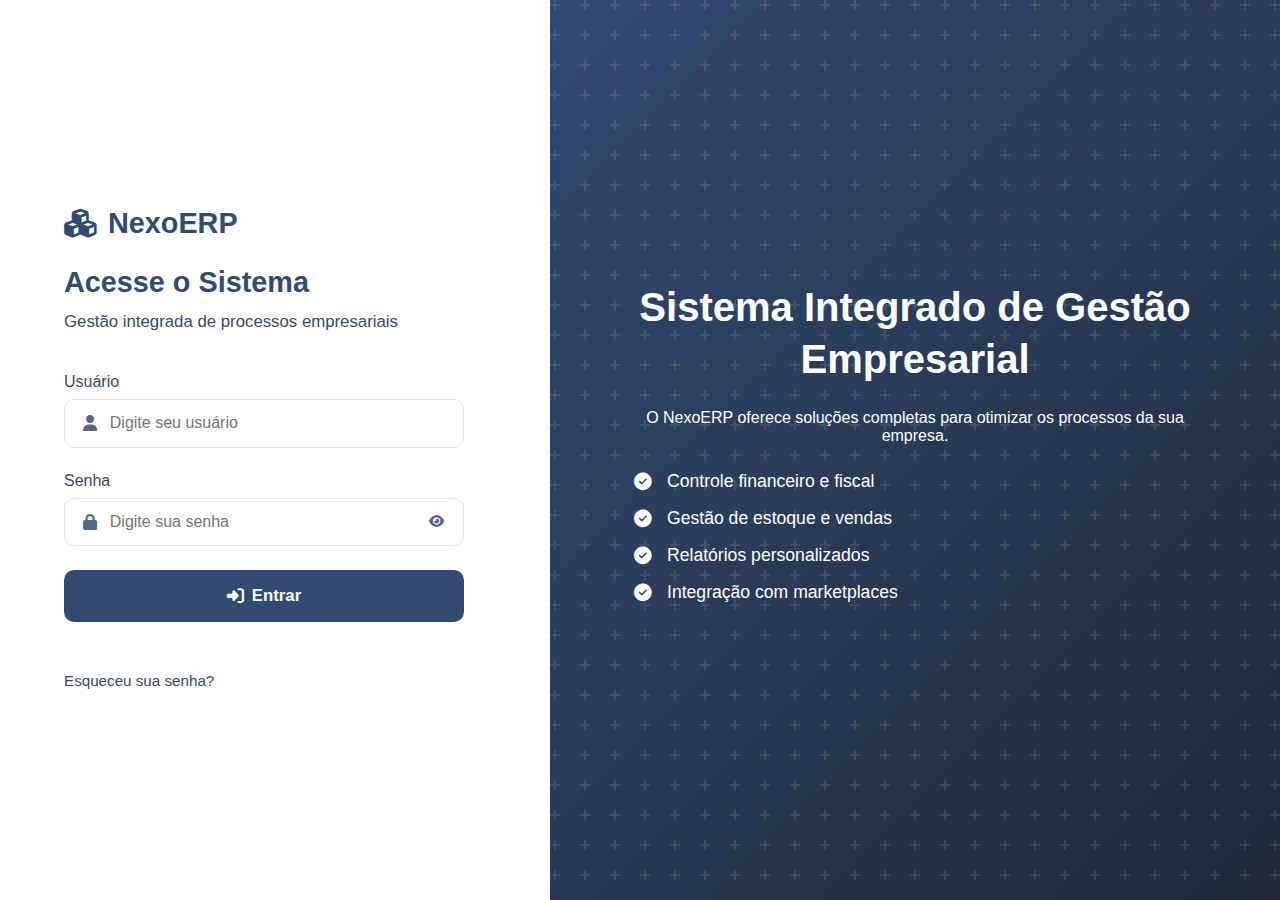
<file: html/login/login.html>
<!DOCTYPE html>
<html lang="pt-BR">
<head>
    <meta charset="UTF-8">
    <meta name="viewport" content="width=device-width, initial-scale=1.0">
    <title>NexoERP - Sistema Integrado</title>
    <link rel="icon" type="image/png" href="imagens/favicon.png">
    <link rel="stylesheet" href="https://cdnjs.cloudflare.com/ajax/libs/font-awesome/6.4.0/css/all.min.css">
    <link rel="stylesheet" href="style.css" >
   
</head>
<body>
    <div class="main-container">
        <!-- Seção de Login -->
        <section class="login-section">
            <div class="login-header">
                <div class="logo">
                    <i class="fas fa-cubes"></i>
                    <span>NexoERP</span>
                </div>
                <h1 class="login-title">Acesse o Sistema</h1>
                <p class="login-subtitle">Gestão integrada de processos empresariais</p>
            </div>
            
            <form class="login-form" id="loginForm">
                <div class="form-group">
                    <label for="username">Usuário</label>
                    <div class="input-container">
                        <i class="fas fa-user input-icon"></i>
                        <input type="text" id="username" class="form-control" placeholder="Digite seu usuário" required>
                    </div>
                    <div class="error-message" id="usernameError">Por favor, informe seu usuário</div>
                </div>
                
                <div class="form-group">
                    <label for="password">Senha</label>
                    <div class="input-container">
                        <i class="fas fa-lock input-icon"></i>
                        <input type="password" id="password" class="form-control" placeholder="Digite sua senha" required>
                        <button type="button" class="password-toggle" id="passwordToggle" aria-label="Mostrar ou ocultar senha" title="Mostrar ou ocultar senha">
                        <i class="fas fa-eye"></i>
                        </button>
                    </div>
                    <div class="error-message" id="passwordError">Por favor, informe sua senha</div>
                </div>
                
                <button type="submit" class="btn btn-primary" id="loginButton">
                    <i class="fas fa-sign-in-alt"></i>
                    <span>Entrar</span>
                </button>
                
            <div class="login-footer">
                <p><a id="requestAccess">Esqueceu sua senha?</a>  
            </div>
        </section>
        
        <section class="image-section">
            <div class="bg-pattern"></div>
            <div class="image-content">
                <h2 class="image-title">Sistema Integrado de Gestão Empresarial</h2>
                <p>O NexoERP oferece soluções completas para otimizar os processos da sua empresa.</p>
                
                <ul class="image-features">
                    <li><i class="fas fa-check-circle"></i> Controle financeiro e fiscal</li>
                    <li><i class="fas fa-check-circle"></i> Gestão de estoque e vendas</li>
                    <li><i class="fas fa-check-circle"></i> Relatórios personalizados</li>
                    <li><i class="fas fa-check-circle"></i> Integração com marketplaces</li>
                </ul>
            </div>
        </section>
    </div>
    

    <script src="script.js"></script>
</body>
</html>
</file>
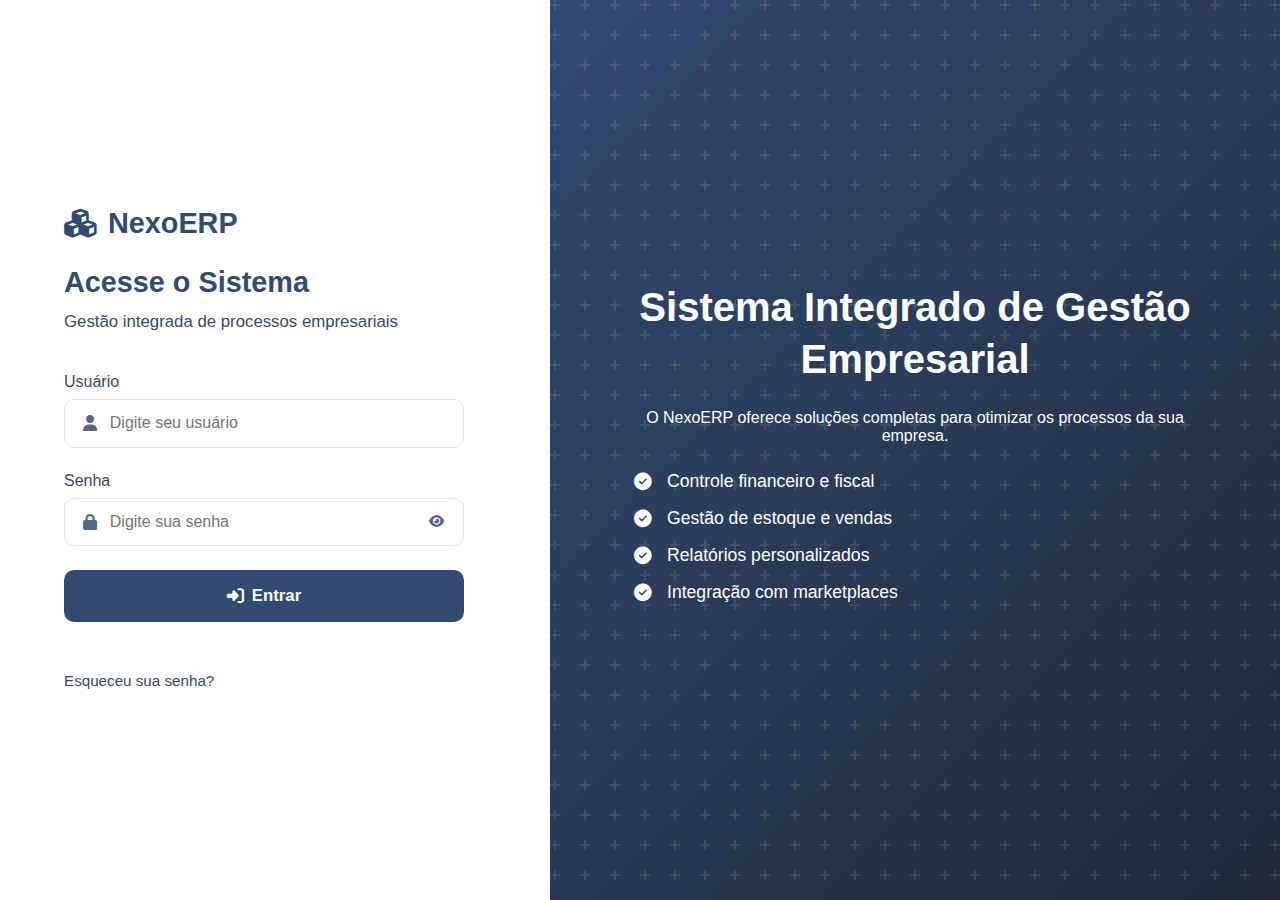
<file: html/dashboard/dropdown/perfil.html>
<!DOCTYPE html>
<html lang="pt-BR" data-theme="light">
<head>
    <meta charset="UTF-8">
    <meta name="viewport" content="width=device-width, initial-scale=1.0">
    <title>NexoERP - Meu Perfil</title>
    <link rel="stylesheet" href="https://cdnjs.cloudflare.com/ajax/libs/font-awesome/6.4.0/css/all.min.css">
    <link rel="icon" type="image/png" href="imagens/favicon.png">
    <link rel="stylesheet" href="../../../css/style.css">
    <link rel="stylesheet" href="css/perfil.css">
    <link rel="icon" href="data:image/svg+xml,%3Csvg xmlns='http://www.w3.org/2000/svg' viewBox='0 0 100 100'%3E%3Ctext y='.9em' font-size='90'%3E🏢%3C/text%3E%3C/svg%3E">
</head>
<body>    
    
    <div class="container">
        <!-- Sidebar Navigation -->
        <aside class="sidebar" role="navigation" aria-label="Navegação principal">
            <div class="sidebar-header">
                <div class="logo" aria-label="Logo da empresa">
                    <div class="logo-icon">
                        <i class="fas fa-project-diagram"></i>
                    </div>
                    <h1>NexoERP</h1>
                </div>
                <button class="sidebar-toggle" aria-label="Alternar menu" id="sidebarToggle">
                    <i class="fas fa-bars"></i>
                </button>
            </div>

            <nav class="sidebar-nav">
                <ul>
                    <li class="nav-item">
                        <a href="../index.html" data-tooltip="Dashboard">
                            <i class="fas fa-tachometer-alt"></i>
                            <span>Dashboard</span>
                        </a>
                    </li>
                    
                </ul>
            </nav>

            <div class="sidebar-footer">
                <div class="user-profile">
                    <div class="">
                        <img src="data:image/svg+xml,%3Csvg xmlns='http://www.w3.org/2000/svg' viewBox='0 0 24 24' fill='%23666'%3E%3Cpath d='M12 12c2.21 0 4-1.79 4-4s-1.79-4-4-4-4 1.79-4 4 1.79 4 4 4zm0 2c-2.67 0-8 1.34-8 4v2h16v-2c0-2.66-5.33-4-8-4z'/%3E%3C/svg%3E" alt="Avatar do usuário" id="sidebarAvatar">
                    </div>
                    <div class="user-details">
                        <span class="user-name" id="sidebarUserName">Carregando...</span>
                        <span class="user-role" id="sidebarUserRole">Usuário</span>
                    </div>
                </div>
            </div>
        </aside>

        <!-- Main Content -->
        <div class="main-content" id="main-content">
            <!-- Header -->
            <header class="header" role="banner" aria-label="Cabeçalho do sistema">
                <div class="header-left">
                    <button class="menu-toggle" aria-label="Alternar menu" id="menuToggle">
                        <i class="fas fa-bars"></i>
                    </button>
                    <div class="breadcrumb">
                        <span>Meu Perfil</span>
                    </div>
                </div>

                <div class="header-right">
                    <button class="theme-toggle" id="themeToggle" aria-label="Alternar tema claro/escuro">
                        <span class="theme-icon">
                            <i class="fas fa-sun"></i>
                            <i class="fas fa-moon"></i>
                        </span>
                    </button>
                    
                    <div class="user-menu">
                        <div class="user-info">
                            <p><strong>Último acesso:</strong> <span id="lastAccess"></span></p>
                        </div>
                        <div class="user-dropdown">
                            <button class="user-dropdown-btn" aria-expanded="false" id="userDropdownBtn">
                                <div class="user-avatar small">
                                    <img src="data:image/svg+xml,%3Csvg xmlns='http://www.w3.org/2000/svg' viewBox='0 0 24 24' fill='%23666'%3E%3Cpath d='M12 12c2.21 0 4-1.79 4-4s-1.79-4-4-4-4 1.79-4 4 1.79 4 4 4zm0 2c-2.67 0-8 1.34-8 4v2h16v-2c0-2.66-5.33-4-8-4z'/%3E%3C/svg%3E" alt="Avatar do usuário" id="headerAvatar">
                                </div>
                                <span id="headerUserName">User</span>
                                <i class="fas fa-chevron-down"></i>
                            </button>
                            <div class="dropdown-menu" id="userDropdown">
                                <a href="../../login/login.html"><i class="fas fa-sign-out-alt"></i> Sair</a>
                            </div>
                        </div>
                    </div>
                </div>
            </header>

            <!-- Conteúdo Principal do Perfil -->
            <main class="content" role="main">
                <div class="page-header">
                    <h1>Meu Perfil</h1>
                    <p class="page-subtitle">Visualize suas informações pessoais</p>
                </div>

                <div class="profile-container">
                    <!-- Card de Informações Pessoais -->
                    <div class="profile-card">
                        <div class="card-header">
                            <h2><i class="fas fa-user-circle"></i> Informações Pessoais</h2>
                        </div>
                        
                        <div class="profile-content">
                            <div class="avatar-section">
                                <div class="avatar-display">
                                    <div class="avatar-preview">
                                        <img src="data:image/svg+xml,%3Csvg xmlns='http://www.w3.org/2000/svg' viewBox='0 0 24 24' fill='%23666'%3E%3Cpath d='M12 12c2.21 0 4-1.79 4-4s-1.79-4-4-4-4 1.79-4 4 1.79 4 4 4zm0 2c-2.67 0-8 1.34-8 4v2h16v-2c0-2.66-5.33-4-8-4z'/%3E%3C/svg%3E" alt="Avatar" id="profileAvatar">
                                    </div>
                                </div>
                            </div>

                            <div class="info-grid">
                                <div class="info-group">
                                    <label class="info-label">Nome Completo</label>
                                    <div class="info-value" id="infoNome">Carregando...</div>
                                </div>
                                
                                <div class="info-group">
                                    <label class="info-label">E-mail</label>
                                    <div class="info-value" id="infoEmail">Carregando...</div>
                                </div>
                                
                                <div class="info-group">
                                    <label class="info-label">Telefone</label>
                                    <div class="info-value" id="infoTelefone">Carregando...</div>
                                </div>
                                
                                <div class="info-group">
                                    <label class="info-label">CPF</label>
                                    <div class="info-value" id="infoCpf">Carregando...</div>
                                </div>
                                
                                <div class="info-group">
                                    <label class="info-label">Perfil</label>
                                    <div class="info-value" id="infoPerfil">Carregando...</div>
                                </div>
                                
                                <div class="info-group">
                                    <label class="info-label">Data de Admissão</label>
                                    <div class="info-value" id="infoDataAdmissao">Carregando...</div>
                                </div>

                                <div class="info-group">
                                    <label class="info-label">Status</label>
                                    <div class="info-value">
                                        <span class="status-badge status-active">Ativo</span>
                                    </div>
                                </div>

                                
                            </div>
                        </div>
                    </div>

                    <!-- Card de Estatísticas -->
                    <div class="profile-card">
                        <div class="card-header">
                            <h2><i class="fas fa-chart-bar"></i> Estatísticas</h2>
                        </div>
                        
                        <div class="profile-content">
                            <div class="stats-grid">
                                <div class="stat-item">
                                    <div class="stat-icon">
                                        <i class="fas fa-calendar-check"></i>
                                    </div>
                                    <div class="stat-info">
                                        <div class="stat-value" id="infoDiasTrabalhados">0</div>
                                        <div class="stat-label">Dias trabalhados</div>
                                    </div>
                                </div>
                                
                                <div class="">
                                    <div class="">
                                        <i class=""></i>
                                    </div>
                                    <div class="stat-info">
                                       
                                    </div>
                                </div>
                                
                                <div class="">
                                    <div class="">
                                        <i class=""></i>
                                    </div>
                                    <div class="">

                                    </div>
                                </div>
                            </div>
                        </div>
                    </div>

                    <!-- Card de Ações Rápidas -->
                    <div class="profile-card">
                        <div class="card-header">
                            <h2><i class="fas fa-bolt"></i> Ações Rápidas</h2>
                        </div>
                        
                        <div class="profile-content">
                            <div class="actions-grid">
                                <a href="configuracoes.html" class="action-btn">
                                    <div class="action-icon">
                                        <i class="fas fa-key"></i>
                                    </div>
                                    <div class="action-text">
                                        <strong>Alterar Senha</strong>
                                        <span>Atualize sua senha de acesso</span>
                                    </div>
                                    <i class="fas fa-chevron-right action-arrow"></i>
                                </a>
                                
                                
                               
                            </div>
                        </div>
                    </div>
                </div>
            </main>

            <!-- Footer -->
            <footer class="footer" role="contentinfo">
                <div class="footer-content">
                    <div class="footer-info">
                        <p>NexoERP © 2025 - Versão 1.6</p>
                        <p>Sistema desenvolvido para pequenas e médias empresas</p>
                    </div>
                    <div class="footer-links">
                        <a href="politica-privacidade.html">Política de Privacidade</a>
                        <a href="termos-uso.html">Termos de Uso</a>
                        <a href="suporte.html">Suporte</a>
                    </div>
                </div>
            </footer>
        </div>
    </div>

    <script src="../js/funcoesui.js"></script>
    <script src="js/perfil.js"></script>
</body>
</html>
</file>
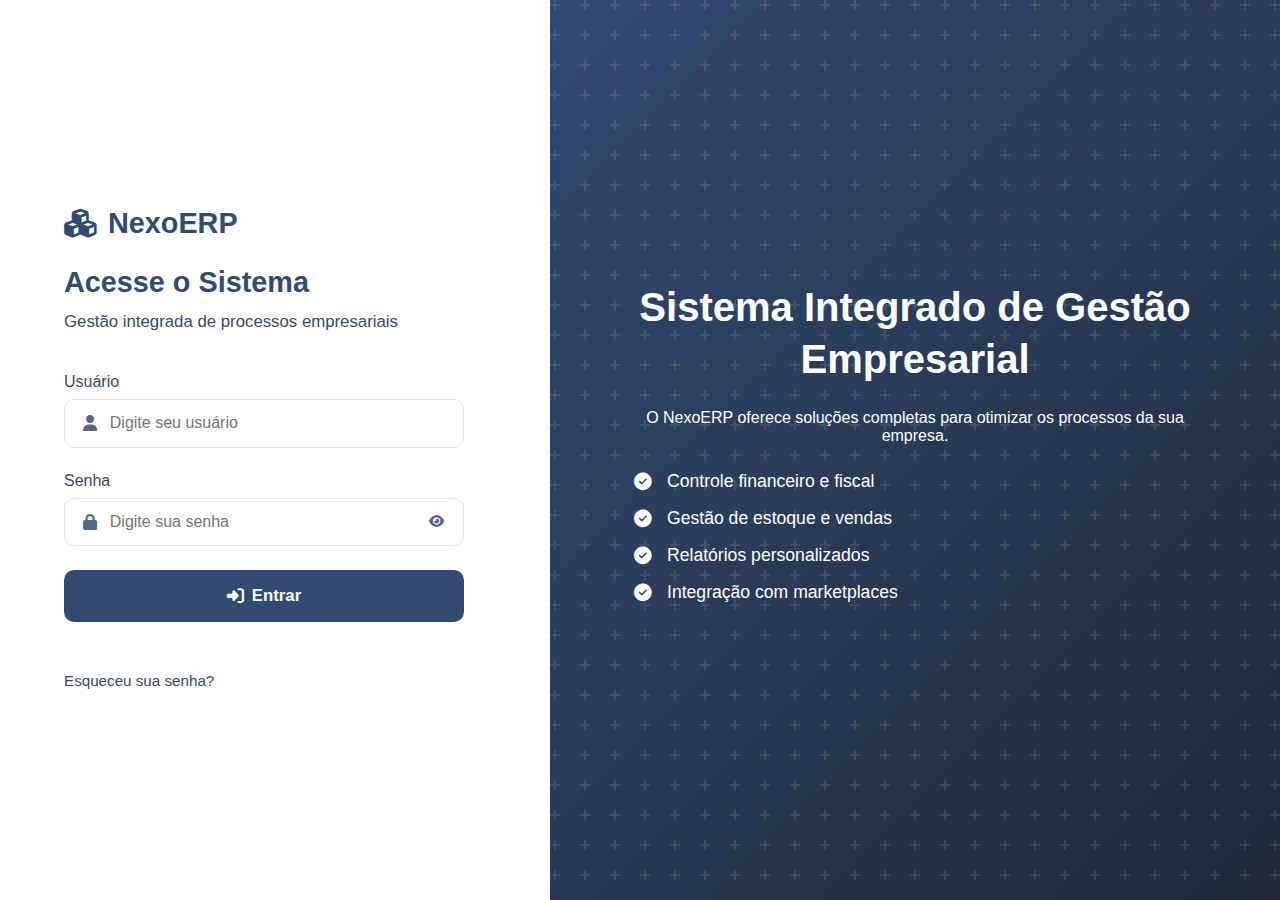
<file: html/dashboard/Nova Tabela/novo_cliente.html>
<!DOCTYPE html>
<html lang="pt-BR">
<head>
    <meta charset="UTF-8">
    <meta name="viewport" content="width=device-width, initial-scale=1.0">
    <title>NexoERP - Novo Cliente</title>    
    <link rel="stylesheet" href="../../../css/style.css">
    <link rel="stylesheet" href="css/cliente.css">
    <link rel="icon" type="image/png" href="imagens/favicon.png">
    <link rel="stylesheet" href="https://cdnjs.cloudflare.com/ajax/libs/font-awesome/5.15.4/css/all.min.css">
</head>
<body>
   
    <div class="container">
        <!-- Sidebar Navigation -->
        <aside class="sidebar" role="navigation" aria-label="Navegação principal">
            <div class="sidebar-header">
                <div class="logo" aria-label="Logo da empresa">
                    <div class="logo-icon">
                        <i class="fas fa-project-diagram"></i>
                    </div>
                    <h1>NexoERP</h1>
                </div>
                <button class="sidebar-toggle" aria-label="Alternar menu" id="sidebarToggle">
                    <i class="fas fa-bars"></i>
                </button>
            </div>

            <nav class="sidebar-nav">
                <ul>
                    <li class="nav-item">
                        <a href="../index.html" data-tooltip="Dashboard">
                            <i class="fas fa-tachometer-alt"></i>
                            <span>Dashboard</span>
                        </a>
                    </li>
                    <li class="nav-item">
                        <a href="../usuarios.html" data-tooltip="Usuários">
                            <i class="fas fa-users"></i>
                            <span>Usuários</span>
                        </a>
                    </li>
                    <li class="nav-item active">
                        <a href="../clientes.html" aria-current="page" data-tooltip="Clientes">
                            <i class="fas fa-address-book"></i>
                            <span>Clientes</span>
                        </a>
                    </li>
                    <li class="nav-item">
                        <a href="../produtos.html" data-tooltip="Produtos">
                            <i class="fas fa-box-open"></i>
                            <span>Produtos</span>
                        </a>
                    </li>
                    <li class="nav-item">
                        <a href="../vendas.html" data-tooltip="Vendas">
                            <i class="fas fa-shopping-cart"></i>
                            <span>Vendas</span>
                        </a>
                    </li>
                    <li class="nav-item">
                        <a href="../estoque.html" data-tooltip="Estoque">
                            <i class="fas fa-warehouse"></i>
                            <span>Estoque</span>
                        </a>
                    </li>
                    <li class="nav-item">
                        <a href="../relatorios.html" data-tooltip="Relatórios">
                            <i class="fas fa-chart-bar"></i>
                            <span>Relatórios</span>
                        </a>
                    </li>
                </ul>
            </nav>

            <div class="sidebar-footer">
                <div class="user-profile">
                    <!-- Conteúdo do perfil do usuário -->
                </div>
            </div>
        </aside>

        <!-- Main Content -->
        <div class="main-content" id="main-content">
            <!-- Header -->
            <header class="header" role="banner" aria-label="Cabeçalho do sistema">
                <div class="header-left">
                    <button class="menu-toggle" aria-label="Alternar menu" id="menuToggle">
                        <i class="fas fa-bars"></i>
                    </button>
                    <div class="breadcrumb">
                        <span></span>
                    </div>
                </div>

                <div class="header-right">
                    <button class="theme-toggle" id="themeToggle" aria-label="Alternar tema claro/escuro">
                        <span class="theme-icon">
                            <i class="fas fa-sun"></i>
                            <i class="fas fa-moon"></i>
                        </span>
                    </button>
                    
                    <div class="user-menu">
                        <div class="user-info">
                            <p><strong>Última atualização:</strong> <span id="lastAccess"></span></p>
                        </div>
                        <div class="user-dropdown">
                            <button class="user-dropdown-btn" aria-expanded="false" id="userDropdownBtn">
                                <div class="user-avatar small">
                                    <img src="data:image/svg+xml,%3Csvg xmlns='http://www.w3.org/2000/svg' viewBox='0 0 24 24' fill='%23666'%3E%3Cpath d='M12 12c2.21 0 4-1.79 4-4s-1.79-4-4-4-4 1.79-4 4 1.79 4 4 4zm0 2c-2.67 0-8 1.34-8 4v2h16v-2c0-2.66-5.33-4-8-4z'/%3E%3C/svg%3E" alt="Avatar do usuário">
                                </div>
                                <span id="headerUserName">User</span>
                                <i class="fas fa-chevron-down"></i>
                            </button>
                            <div class="dropdown-menu" id="userDropdown">
                                <a href="dropdown/perfil.html"><i class="fas fa-user"></i> Perfil</a>
                                <a href="dropdown/configuracoes.html"><i class="fas fa-cog"></i> Configurações</a>
                                <a href="./../login/login.html"><i class="fas fa-sign-out-alt"></i> Sair</a>
                            </div>
                        </div>
                    </div>
                </div>
            </header>   

            <!-- Conteúdo Principal -->
            <main class="content">
                <div class="page-header">
                    <h2>Criar Cliente</h2>
                </div>

                <div class="form-card">
                    <form id="client-form">
                        <div class="form-row">
                            <div class="form-group">
                                <label for="nome">Nome Completo</label>
                                <input type="text" id="nome" name="nome" required>
                            </div>
                            <div class="form-group">
                                <label for="cpf">CPF</label>
                                <input type="text" id="cpf" name="cpf">
                            </div>
                            <div class="form-group">
                                <label for="cnpj">CNPJ</label>
                                <input type="text" id="cnpj" name="cnpj">
                            </div>
                        </div>

                        <div class="form-row">
                            <div class="form-group">
                                <label for="email">E-mail</label>
                                <input type="email" id="email" name="email" required>
                            </div>
                            <div class="form-group">
                                <label for="telefone">Telefone</label>
                                <input type="tel" id="telefone" name="telefone" required>
                            </div>
                        </div>

                        <div class="form-row">
                         <div class="form-group">
                          <label for="datadeNascimento">Data de Nascimento</label>
                         <input type="text" id="datadeNascimento" name="datadeNascimento" 
                            placeholder="dd-mm-aaaa" maxlength="10">
                          <small class="form-text">Digite no formato: dd-mm-aaaa</small>
                         </div>
                       </div>

                        <div class="form-row">
                            <div class="form-group">
                                <label for="cep">CEP</label>
                                <input type="text" id="cep" name="cep" required>
                                <!-- REMOVA o onblur daqui -->
                            </div>
                            <div class="form-group">
                                <label for="rua">Rua</label>
                                <input type="text" id="rua" name="rua" required>
                            </div>
                        </div>

                        <div class="form-row">
                            <div class="form-group">
                                <label for="numero">Número</label>
                                <input type="text" id="numero" name="numero" required>
                            </div>
                            <div class="form-group">
                                <label for="complemento">Complemento</label>
                                <input type="text" id="complemento" name="complemento">
                            </div>
                        </div>

                        <div class="form-row">
                            <div class="form-group">
                                <label for="bairro">Bairro</label>
                                <input type="text" id="bairro" name="bairro" required>
                            </div>
                            <div class="form-group">
                                <label for="cidade">Cidade</label>
                                <input type="text" id="cidade" name="cidade" required>
                            </div>
                            <div class="form-group">
                                <label for="uf">Estado</label>
                                <select id="estado" name="estado" required>
                                    <option value="">Selecione</option>
                                    <option value="AC">Acre</option>
                                    <option value="AL">Alagoas</option>
                                    <option value="AP">Amapá</option>
                                    <option value="AM">Amazonas</option>
                                    <option value="BA">Bahia</option>
                                    <option value="CE">Ceará</option>
                                    <option value="DF">Distrito Federal</option>
                                    <option value="ES">Espírito Santo</option>
                                    <option value="GO">Goiás</option>
                                    <option value="MA">Maranhão</option>
                                    <option value="MT">Mato Grosso</option>
                                    <option value="MS">Mato Grosso do Sul</option>
                                    <option value="MG">Minas Gerais</option>
                                    <option value="PA">Pará</option>
                                    <option value="PB">Paraíba</option>
                                    <option value="PR">Paraná</option>
                                    <option value="PE">Pernambuco</option>
                                    <option value="PI">Piauí</option>
                                    <option value="RJ">Rio de Janeiro</option>
                                    <option value="RN">Rio Grande do Norte</option>
                                    <option value="RS">Rio Grande do Sul</option>
                                    <option value="RO">Rondônia</option>
                                    <option value="RR">Roraima</option>
                                    <option value="SC">Santa Catarina</option>
                                    <option value="SP">São Paulo</option>
                                    <option value="SE">Sergipe</option>
                                    <option value="TO">Tocantins</option>
                                </select>
                            </div>
                        </div>

                        <div class="form-row">
                            <div class="form-group">
                                <label for="observacoes">Observações</label>
                                <textarea id="observacoes" name="observacoes" rows="3"></textarea>
                            </div>
                        </div>

                        <div class="form-actions">
                            <button type="button" class="btn btn-secondary" onclick="window.location.href='clientes.html'">Cancelar</button>
                            <button type="submit" class="btn btn-primary">Salvar Cliente</button>
                        </div>
                    </form>
                </div>
            </main>

            <!-- Rodapé -->
            <footer class="footer">
                <p>ERP Simplificado © 2025 - Versão 1.6</p>
                <p>Sistema desenvolvido para pequenas e médias empresas</p>
            </footer>
        </div>
    </div>
    
    <script src="js tabelas/cliente.js"></script>
    <script src="../js/funcoesui.js"></script>
</body>
</html>
</file>
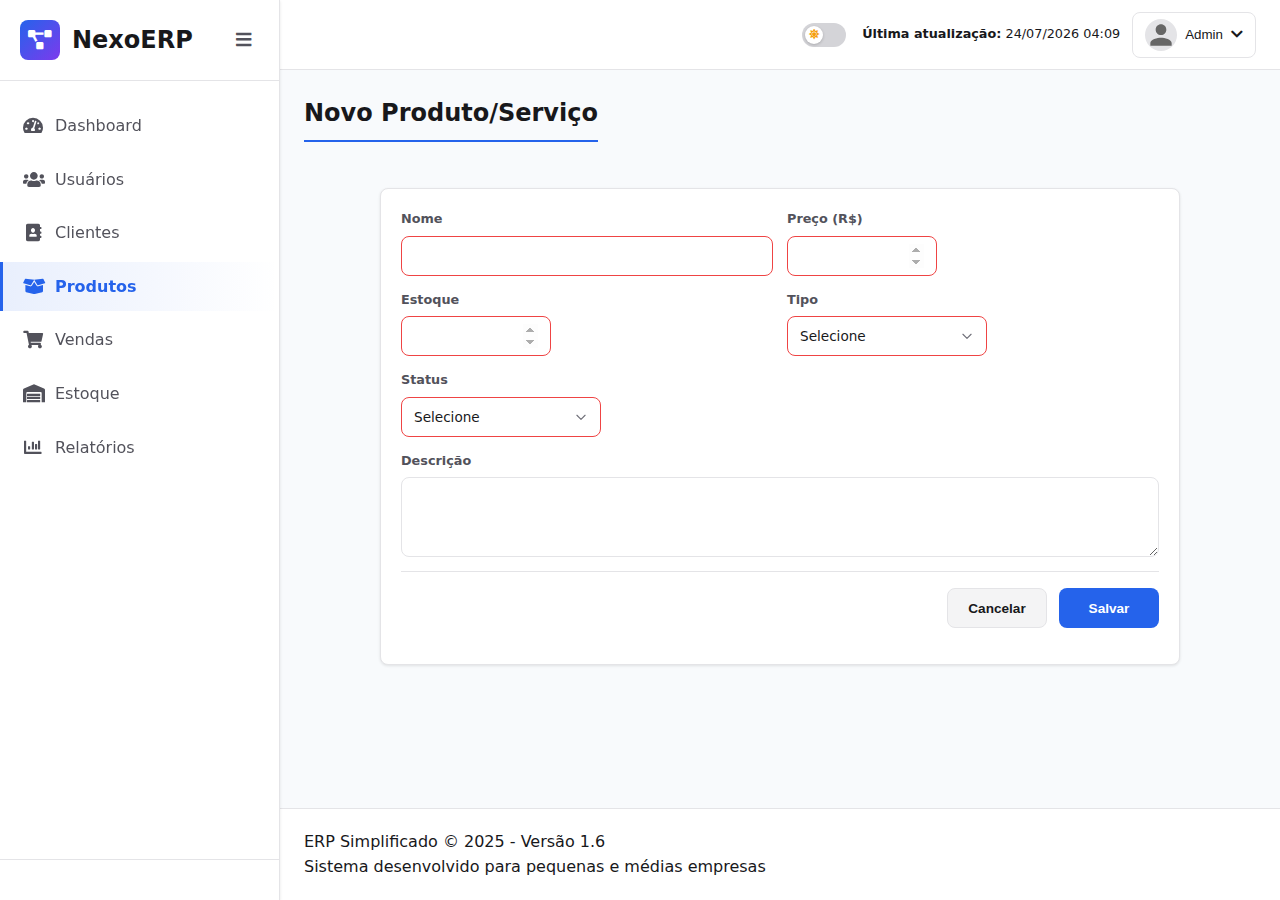
<file: html/dashboard/Nova Tabela/novo_produto.html>
<!DOCTYPE html>
<html lang="pt-BR">
<head>
    <meta charset="UTF-8">
    <meta name="viewport" content="width=device-width, initial-scale=1.0">
    <title>NexoERP - Novo Produto</title>
    <link rel="stylesheet" href="../../../css/style.css">
    <link rel="stylesheet" href="css/produtos.css">
    <link rel="icon" type="image/png" href="imagens/favicon.png">
            <link rel="stylesheet" href="https://cdnjs.cloudflare.com/ajax/libs/font-awesome/5.15.4/css/all.min.css">

</head>
<body>
      <div class="container">
        <!-- Sidebar Navigation -->
        <aside class="sidebar" role="navigation" aria-label="Navegação principal">
            <div class="sidebar-header">
                <div class="logo" aria-label="Logo da empresa">
                    <div class="logo-icon">
                        <i class="fas fa-project-diagram"></i>
                    </div>
                    <h1>NexoERP</h1>
                </div>
                <button class="sidebar-toggle" aria-label="Alternar menu" id="sidebarToggle">
                    <i class="fas fa-bars"></i>
                </button>
            </div>

            <nav class="sidebar-nav">
                <ul>
                    <li class="nav-item">
                        <a href="../index.html" data-tooltip="Dashboard">
                            <i class="fas fa-tachometer-alt"></i>
                            <span>Dashboard</span>
                        </a>
                    </li>
                    <li class="nav-item">
                        <a href="../usuarios.html" data-tooltip="Usuários">
                            <i class="fas fa-users"></i>
                            <span>Usuários</span>
                        </a>
                    </li>
                    <li class="nav-item">
                        <a href="../lientes.html" data-tooltip="Clientes">
                            <i class="fas fa-address-book"></i>
                            <span>Clientes</span>
                        </a>
                    </li>
                    <li class="nav-item active">
                        <a href="../produtos.html" aria-current="page" data-tooltip="Produtos">
                            <i class="fas fa-box-open"></i>
                            <span>Produtos</span>
                        </a>
                    </li>
                    <li class="nav-item">
                        <a href="../vendas.html" data-tooltip="Vendas">
                            <i class="fas fa-shopping-cart"></i>
                            <span>Vendas</span>
                        </a>
                    </li>
                    <li class="nav-item">
                        <a href="../estoque.html" data-tooltip="Estoque">
                            <i class="fas fa-warehouse"></i>
                            <span>Estoque</span>
                        </a>
                    </li>
                    <li class="nav-item">
                        <a href="../relatorios.html" data-tooltip="Relatórios">
                            <i class="fas fa-chart-bar"></i>
                            <span>Relatórios</span>
                        </a>
                    </li>
                   
                    </li>
                </ul>
            </nav>

            <div class="sidebar-footer">
                <div class="user-profile">
                   
                    
                </div>
            </div>
        </aside>

        <!-- Main Content -->
        <div class="main-content" id="main-content">
            <!-- Header -->
            <header class="header" role="banner" aria-label="Cabeçalho do sistema">
                <div class="header-left">
                    <button class="menu-toggle" aria-label="Alternar menu" id="menuToggle">
                        <i class="fas fa-bars"></i>
                    </button>
                    <div class="breadcrumb">
                    </div>
                </div>

                <div class="header-right">
                    <button class="theme-toggle" id="themeToggle" aria-label="Alternar tema claro/escuro">
                        <span class="theme-icon">
                            <i class="fas fa-sun"></i>
                            <i class="fas fa-moon"></i>
                        </span>
                    </button>
                    
                 
                    

                    <div class="user-menu">
                        <div class="user-info">
                            <p><strong>Última atualização:</strong> <span id="lastAccess"></span></p>
                        </div>
                        <div class="user-dropdown">
                            <button class="user-dropdown-btn" aria-expanded="false" id="userDropdownBtn">
                                <div class="user-avatar small">
                                    <img src="data:image/svg+xml,%3Csvg xmlns='http://www.w3.org/2000/svg' viewBox='0 0 24 24' fill='%23666'%3E%3Cpath d='M12 12c2.21 0 4-1.79 4-4s-1.79-4-4-4-4 1.79-4 4 1.79 4 4 4zm0 2c-2.67 0-8 1.34-8 4v2h16v-2c0-2.66-5.33-4-8-4z'/%3E%3C/svg%3E" alt="Avatar do usuário">
                                </div>
                                <span>Admin</span>
                                <i class="fas fa-chevron-down"></i>
                            </button>
                            <div class="dropdown-menu" id="userDropdown">
                                <a href="#"><i class="fas fa-user"></i> Perfil</a>
                                <a href="#"><i class="fas fa-cog"></i> Configurações</a>
                                <a href="#"><i class="fas fa-question-circle"></i> Ajuda</a>
                                <div class="dropdown-divider"></div>
                                <a href="#"><i class="fas fa-sign-out-alt"></i> Sair</a>
                            </div>
                        </div>
                    </div>
                </div>
            </header>

        <!-- Conteúdo Principal -->
        <main class="content">
            <div class="page-header">
                <h2>Novo Produto/Serviço</h2>
            </div>
<div class="form-card">
    <form id="product-form">
        <div class="form-row">
            <div class="form-group">
                <label for="nome">Nome</label>
                <input type="text" id="nome" name="nome" required>
            </div>
            <div class="form-group">
                <label for="preco">Preço (R$)</label>
                <input type="number" id="preco" name="preco" step="0.01" min="0" required>
            </div>
        </div>

        <div class="form-row">
            <div class="form-group">
                <label for="estoque">Estoque</label>
                <input type="number" id="estoque" name="estoque" min="0" required>
            </div>
            <div class="form-group">
                <label for="tipo">Tipo</label>
                <select id="tipo" name="tipo" required>
                    <option value="">Selecione</option>
                    <option value="Produto">Produto</option>
                    <option value="Servico">Serviço</option>
                </select>
            </div>
        </div>

        <div class="form-row">
            <div class="form-group">
                <label for="status">Status</label>
                <select id="status" name="status" required>
                    <option value="">Selecione</option>
                    <option value="Ativo">Ativo</option>
                    <option value="Inativo">Inativo</option>
                </select>
            </div>
        </div>

        <div class="form-row">
            <div class="form-group full-width">
                <label for="descricao">Descrição</label>
                <textarea id="descricao" name="descricao" rows="3"></textarea>
            </div>
        </div>

        <div class="form-actions">
            <button type="button" class="btn btn-secondary" onclick="window.location.href='produtos.html'">Cancelar</button>
            <button type="submit" class="btn btn-primary">Salvar</button>
        </div>
    </form>
</div>

        </main>

        <!-- Rodapé -->
        <footer class="footer">
            <p>ERP Simplificado © 2025 - Versão 1.6</p>
            <p>Sistema desenvolvido para pequenas e médias empresas</p>
        </footer>
    </div>
    <script src="js tabelas/produtos.js"></script>
    <script src="../js/funcoesui.js"></script>
</body>
</html>
</file>
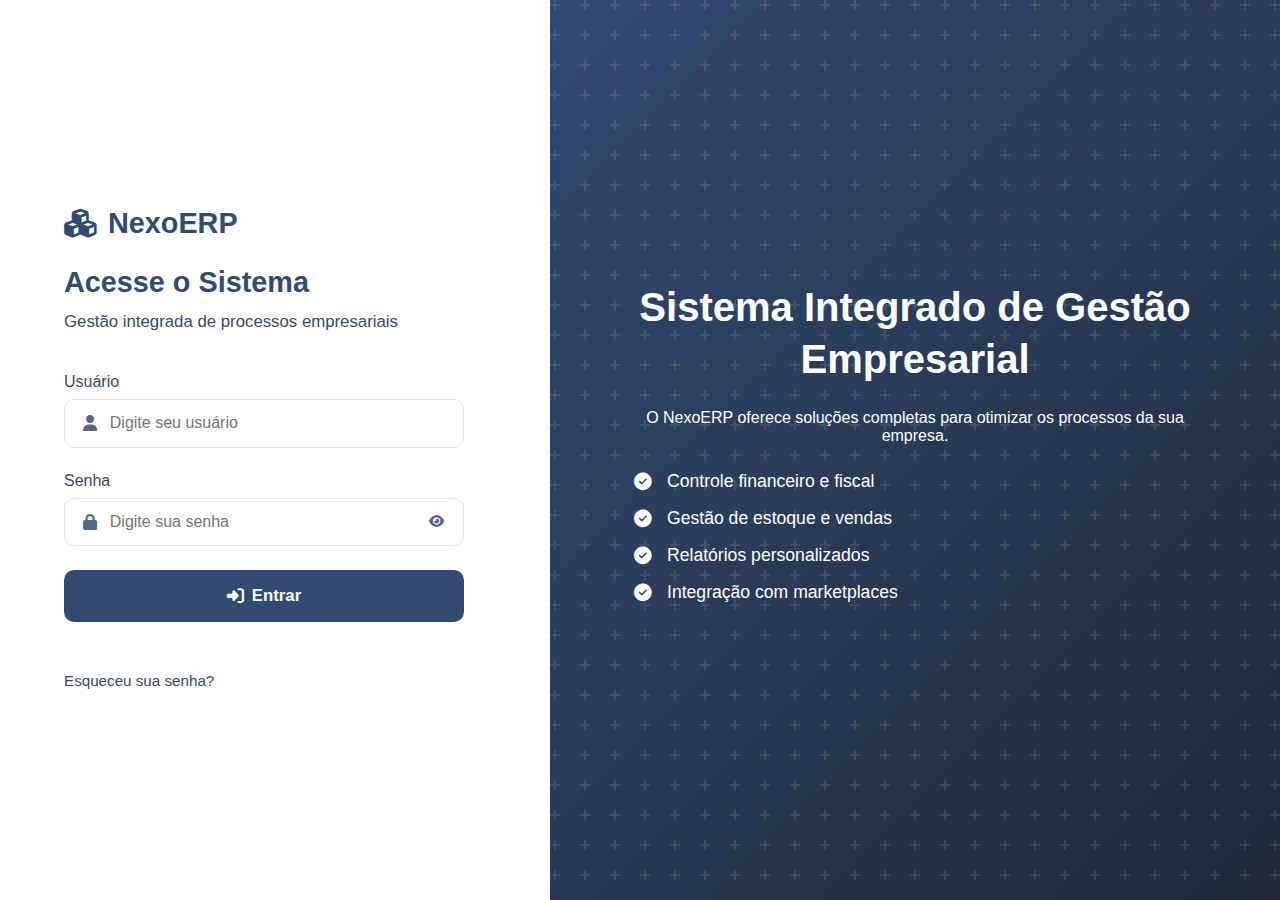
<file: html/dashboard/Nova Tabela/novo_usuario.html>
<!DOCTYPE html>
<html lang="pt-BR">
<head>
    <meta charset="UTF-8">
    <meta name="viewport" content="width=device-width, initial-scale=1.0">
    <title>ERP Simplificado - Novo Usuário</title>
    <link rel="stylesheet" href="../../../css/style.css">
    <link rel="stylesheet" href="css/usuarios.css">
          <link rel="icon" type="image/png" href="imagens/favicon.png">
        <link rel="stylesheet" href="https://cdnjs.cloudflare.com/ajax/libs/font-awesome/5.15.4/css/all.min.css">

</head>
<body>    
    
    <div class="container">
        <!-- Sidebar Navigation -->
        <aside class="sidebar" role="navigation" aria-label="Navegação principal">
            <div class="sidebar-header">
                <div class="logo" aria-label="Logo da empresa">
                    <div class="logo-icon">
                        <i class="fas fa-project-diagram"></i>
                    </div>
                    <h1>NexoERP</h1>
                </div>
                <button class="sidebar-toggle" aria-label="Alternar menu" id="sidebarToggle">
                    <i class="fas fa-bars"></i>
                </button>
            </div>

            <nav class="sidebar-nav">
                <ul>
                    <li class="nav-item">
                        <a href="../index.html" data-tooltip="Dashboard">
                            <i class="fas fa-tachometer-alt"></i>
                            <span>Dashboard</span>
                        </a>
                    </li>
                    <li class="nav-item active">
                        <a href="../usuarios.html" aria-current="page" data-tooltip="Usuários">
                            <i class="fas fa-users"></i>
                            <span>Usuários</span>
                        </a>
                    </li>
                    <li class="nav-item">
                        <a href="../clientes.html" data-tooltip="Clientes">
                            <i class="fas fa-address-book"></i>
                            <span>Clientes</span>
                        </a>
                    </li>
                    <li class="nav-item">
                        <a href="../produtos.html" data-tooltip="Produtos">
                            <i class="fas fa-box-open"></i>
                            <span>Produtos</span>
                        </a>
                    </li>
                    <li class="nav-item">
                        <a href="../vendas.html" data-tooltip="Vendas">
                            <i class="fas fa-shopping-cart"></i>
                            <span>Vendas</span>
                        </a>
                    </li>
                    <li class="nav-item">
                        <a href="../estoque.html" data-tooltip="Estoque">
                            <i class="fas fa-warehouse"></i>
                            <span>Estoque</span>
                        </a>
                    </li>
                    <li class="nav-item">
                        <a href="../relatorios.html" data-tooltip="Relatórios">
                            <i class="fas fa-chart-bar"></i>
                            <span>Relatórios</span>
                        </a>
                    </li>
                  
                    </li>
                </ul>
            </nav>

            <div class="sidebar-footer">
                <div class="user-profile">
                   
                    
                </div>
            </div>
        </aside>
        <!-- Main Content -->
        <div class="main-content" id="main-content">
            <!-- Header -->
            <header class="header" role="banner" aria-label="Cabeçalho do sistema">
                <div class="header-left">
                    <button class="menu-toggle" aria-label="Alternar menu" id="menuToggle">
                        <i class="fas fa-bars"></i>
                    </button>
                    <div class="breadcrumb">
                        <span></span>
                    </div>
                </div>

                <div class="header-right">
                    <button class="theme-toggle" id="themeToggle" aria-label="Alternar tema claro/escuro">
                        <span class="theme-icon">
                            <i class="fas fa-sun"></i>
                            <i class="fas fa-moon"></i>
                        </span>
                    </button>
                    
                 
                    <div class="user-menu">
                        <div class="user-info">
                            <p><strong>Última atualização:</strong> <span id="lastAccess"></span></p>
                        </div>
                        <div class="user-dropdown">
                            <button class="user-dropdown-btn" aria-expanded="false" id="userDropdownBtn">
                                <div class="user-avatar small">
                                    <img src="data:image/svg+xml,%3Csvg xmlns='http://www.w3.org/2000/svg' viewBox='0 0 24 24' fill='%23666'%3E%3Cpath d='M12 12c2.21 0 4-1.79 4-4s-1.79-4-4-4-4 1.79-4 4 1.79 4 4 4zm0 2c-2.67 0-8 1.34-8 4v2h16v-2c0-2.66-5.33-4-8-4z'/%3E%3C/svg%3E" alt="Avatar do usuário">
                                </div>
                                <span id="headerUserName">User</span>
                                <i class="fas fa-chevron-down"></i>
                            </button>
                         <div class="dropdown-menu" id="userDropdown">
                            <a href="dropdown/perfil.html"><i class="fas fa-user"></i> Perfil</a>
                            <a href="dropdown/configuracoes.html"><i class="fas fa-cog"></i> Configurações</a>
                            <a href="./../login/login.html"><i class="fas fa-sign-out-alt"></i> Sair</a>
                            </div>
                        </div>
                    </div>
                </div>
            </header>   

        <!-- Conteúdo Principal -->
        <main class="content">
            <div class="page-header">
            </div>

<form id="user-form" class="form-card">
    <div class="form-group">
        <label for="nome">Nome:</label>
        <input type="text" id="nome" required placeholder="Digite o nome completo">
    </div>
    
    <div class="form-group">
        <label for="email">Email:</label>
        <input type="email" id="email" required placeholder="exemplo@email.com">
    </div>
    
    <div class="form-group password-group">
        <label for="senha">Senha:</label>
        <input type="password" id="senha" required minlength="6" placeholder="Mínimo 6 caracteres">
        <button type="button" class="toggle-password" onclick="togglePassword()" aria-label="Mostrar senha">
            👁️
        </button>
    </div>
    
    <div class="form-group">
        <label for="telefone">Telefone:</label>
        <input type="tel" id="telefone" placeholder="(11) 99999-9999">
    </div>
    
    <div class="form-group">
        <label for="cpf">CPF:</label>
        <input type="text" id="cpf" placeholder="123.456.789-00">
    </div>
    
    <div class="form-group">
    <label for="datadeNascimento">Data de Nascimento</label>
    <input type="date" id="datadeNascimento" name="datadeNascimento">
    <small class="form-text">O sistema converterá automaticamente</small>
</div>

    <div class="form-group">
        <label for="endereco">Endereço:</label>
        <textarea id="endereco" placeholder="Rua, número, complemento, cidade - Estado" rows="3"></textarea>
    </div>
    
    <div class="form-group">
        <label for="perfil">Perfil:</label>
        <select id="perfil" required>
            <option value="">Selecione um perfil...</option>
            <option value="Admin">Administrador</option>
            <option value="Operador">Operador</option>
        </select>
    </div>
    
    <div class="form-group">
        <label for="status">Status:</label>
        <select id="status" required>
            <option value="Ativo">Ativo</option>
            <option value="Inativo">Inativo</option>
        </select>
    </div>
    
    <div id="errorMsg" class="error-message" style="display: none;"></div>
    <div id="successMsg" class="success-message" style="display: none;"></div>
    
    <button type="submit">Cadastrar Usuário</button>
</form>

    <script src="js tabelas/usuarios.js"></script>
    <script src="../js/funcoesui.js"></script>
</body>
</html>
</file>
<file: css/style.css>
:root {
    --primary: #2563eb;
    --primary-light: #3b82f6;
    --primary-dark: #1d4ed8;
    --secondary: #7c3aed;
    --secondary-light: #8b5cf6;
    --secondary-dark: #6d28d9;
    --success: #10b981;
    --warning: #f59e0b;
    --error: #ef4444;
    --info: #06b6d4;
    --gray-50: #fafafa;
    --gray-100: #f4f4f5;
    --gray-200: #e4e4e7;
    --gray-300: #d4d4d8;
    --gray-400: #a1a1aa;
    --gray-500: #71717a;
    --gray-600: #52525b;
    --gray-700: #3f3f46;
    --gray-800: #27272a;
    --gray-900: #18181b;
    --bg-primary: #ffffff;
    --bg-secondary: #f8fafc;
    --text-primary: #18181b;
    --text-secondary: #52525b;
    --border-color: #e4e4e7;
    --border-radius: 8px;
    --border-radius-lg: 12px;
    --box-shadow: 0 1px 3px rgba(0, 0, 0, 0.1);
    --box-shadow-lg: 0 10px 15px -3px rgba(0, 0, 0, 0.1);
    --sidebar-width: 280px;
    --sidebar-collapsed: 80px;
    --header-height: 70px;
}

[data-theme="dark"] {
    --gray-50: #18181b;
    --gray-100: #27272a;
    --gray-200: #3f3f46;
    --gray-300: #52525b;
    --gray-400: #71717a;
    --gray-500: #a1a1aa;
    --gray-600: #d4d4d8;
    --gray-700: #e4e4e7;
    --gray-800: #f4f4f5;
    --gray-900: #fafafa;
    --bg-primary: #18181b;
    --bg-secondary: #27272a;
    --text-primary: #fafafa;
    --text-secondary: #a1a1aa;
    --border-color: #3f3f46;
    --box-shadow: 0 1px 3px rgba(0, 0, 0, 0.3);
    --box-shadow-lg: 0 10px 15px -3px rgba(0, 0, 0, 0.3);
}

/* Reset e Estilos Base */
* {
    margin: 0;
    padding: 0;
    box-sizing: border-box;
}

body {
    font-family: 'Segoe UI', system-ui, -apple-system, sans-serif;
    background-color: var(--bg-primary);
    color: var(--text-primary);
    line-height: 1.6;
    overflow-x: hidden;
}

.sr-only {
    position: absolute;
    width: 1px;
    height: 1px;
    padding: 0;
    margin: -1px;
    overflow: hidden;
    clip: rect(0, 0, 0, 0);
    white-space: nowrap;
    border: 0;
}

.skip-link {
    position: absolute;
    top: -40px;
    left: 10px;
    background: var(--primary);
    color: white;
    padding: 8px 16px;
    text-decoration: none;
    border-radius: var(--border-radius);
    z-index: 1000;
}

.skip-link:focus {
    top: 10px;
}

/* Layout Principal */
.container {
    display: flex;
    min-height: 100vh;
    position: relative;
}

/* Sidebar */
.sidebar {
    width: var(--sidebar-width);
    background: var(--bg-primary);
    border-right: 1px solid var(--border-color);
    display: flex;
    flex-direction: column;
    position: fixed;
    height: 100vh;
    z-index: 100;
    box-shadow: var(--box-shadow);
    overflow-y: auto;
}

.sidebar.collapsed {
    width: var(--sidebar-collapsed);
}

.sidebar-header {
    display: flex;
    align-items: center;
    justify-content: space-between;
    padding: 20px;
    border-bottom: 1px solid var(--border-color);
    min-height: var(--header-height);
    position: sticky;
    top: 0;
    background: var(--bg-primary);
    z-index: 10;
}

.logo {
    display: flex;
    align-items: center;
    gap: 12px;
}

.logo-icon {
    width: 40px;
    height: 40px;
    background: linear-gradient(135deg, var(--primary), var(--secondary));
    border-radius: var(--border-radius);
    display: flex;
    align-items: center;
    justify-content: center;
    color: white;
    font-size: 1.2rem;
}

.logo h1 {
    font-size: 1.5rem;
    font-weight: 700;
    color: var(--text-primary);
}

.sidebar.collapsed .logo h1 {
    opacity: 0;
    width: 0;
    overflow: hidden;
}

.sidebar-toggle {
    background: none;
    border: none;
    color: var(--text-secondary);
    cursor: pointer;
    padding: 8px;
    border-radius: var(--border-radius);
    font-size: 1.1rem;
    display: flex;
    align-items: center;
    justify-content: center;
}

.sidebar-toggle:hover {
    background: var(--gray-100);
    color: var(--text-primary);
}

/* Navegação do Sidebar */
.sidebar-nav {
    flex: 1;
    padding: 20px 0;
}

.sidebar-nav ul {
    list-style: none;
}

.nav-item {
    margin-bottom: 4px;
}

.nav-item a {
    display: flex;
    align-items: center;
    padding: 12px 20px;
    color: var(--text-secondary);
    text-decoration: none;
    border-left: 3px solid transparent;
    gap: 12px;
    position: relative;
}

.nav-item a:hover {
    background: var(--gray-50);
    color: var(--text-primary);
    border-left-color: var(--primary-light);
}

.nav-item.active a {
    background: linear-gradient(90deg, rgba(37, 99, 235, 0.1), transparent);
    color: var(--primary);
    border-left-color: var(--primary);
    font-weight: 600;
}

.nav-item i {
    width: 20px;
    text-align: center;
    font-size: 1.1rem;
}

.sidebar.collapsed .nav-item span {
    opacity: 0;
    width: 0;
    overflow: hidden;
    position: absolute;
}

.sidebar.collapsed .nav-item a::after {
    content: attr(data-tooltip);
    position: absolute;
    left: 100%;
    top: 50%;
    transform: translateY(-50%);
    background: var(--gray-900);
    color: white;
    padding: 8px 12px;
    border-radius: var(--border-radius);
    font-size: 0.8rem;
    white-space: nowrap;
    opacity: 0;
    visibility: hidden;
    z-index: 1000;
}

.sidebar.collapsed .nav-item a:hover::after {
    opacity: 1;
    visibility: visible;
    left: calc(100% + 10px);
}

/* Footer do Sidebar */
.sidebar-footer {
    padding: 20px;
    border-top: 1px solid var(--border-color);
    position: sticky;
    bottom: 0;
    background: var(--bg-primary);
}

.user-profile {
    display: flex;
    align-items: center;
    gap: 12px;
}

.user-avatar {
    width: 40px;
    height: 40px;
    background: var(--gray-200);
    border-radius: 50%;
    display: flex;
    align-items: center;
    justify-content: center;
    color: var(--text-secondary);
    overflow: hidden;
}

.user-avatar img {
    width: 100%;
    height: 100%;
    object-fit: cover;
}

.user-details {
    flex: 1;
    min-width: 0;
}

.sidebar.collapsed .user-details {
    opacity: 0;
    width: 0;
    overflow: hidden;
}

.user-name {
    font-weight: 600;
    display: block;
    white-space: nowrap;
    overflow: hidden;
    text-overflow: ellipsis;
}

.user-role {
    font-size: 0.8rem;
    color: var(--text-secondary);
    white-space: nowrap;
    overflow: hidden;
    text-overflow: ellipsis;
}

/* Conteúdo Principal */
.main-content {
    flex: 1;
    margin-left: var(--sidebar-width);
    display: flex;
    flex-direction: column;
    min-height: 100vh;
}

.sidebar.collapsed ~ .main-content {
    margin-left: var(--sidebar-collapsed);
}

/* Header */
.header {
    height: var(--header-height);
    background: var(--bg-primary);
    border-bottom: 1px solid var(--border-color);
    display: flex;
    align-items: center;
    justify-content: space-between;
    padding: 0 24px;
    position: sticky;
    top: 0;
    z-index: 90;
}

.header-left {
    display: flex;
    align-items: center;
    gap: 20px;
}

.menu-toggle {
    background: none;
    border: none;
    color: var(--text-secondary);
    cursor: pointer;
    padding: 8px;
    border-radius: var(--border-radius);
    font-size: 1.1rem;
    display: none;
}

.menu-toggle:hover {
    background: var(--gray-100);
    color: var(--text-primary);
}

.breadcrumb {
    color: var(--text-secondary);
    font-size: 0.9rem;
}

.header-right {
    display: flex;
    align-items: center;
    gap: 16px;
}

/* Toggle de Tema */
.theme-toggle {
    width: 44px;
    height: 24px;
    background: var(--gray-300);
    border: none;
    border-radius: 12px;
    position: relative;
    cursor: pointer;
}

.theme-icon {
    position: absolute;
    width: 18px;
    height: 18px;
    background: white;
    border-radius: 50%;
    left: 3px;
    top: 3px;
    box-shadow: 0 1px 3px rgba(0, 0, 0, 0.2);
}

.theme-icon::before {
    content: '';
    position: absolute;
    top: 0;
    left: 0;
    right: 0;
    bottom: 0;
    display: flex;
    align-items: center;
    justify-content: center;
}

.theme-icon i {
    position: relative;
    z-index: 2;
    font-size: 0.65rem;
}

.theme-icon .fa-sun {
    color: #f59e0b;
    opacity: 1;
}

.theme-icon .fa-moon {
    color: #1e293b;
    opacity: 0;
}

[data-theme="dark"] .theme-toggle {
    background: var(--primary);
}

[data-theme="dark"] .theme-icon {
    left: 23px;
}

[data-theme="dark"] .theme-icon .fa-sun {
    opacity: 0;
}

[data-theme="dark"] .theme-icon .fa-moon {
    opacity: 1;
}

/* Caixa de Pesquisa */
.search-box {
    position: relative;
    display: flex;
    align-items: center;
}

.search-box i {
    position: absolute;
    left: 12px;
    color: var(--text-secondary);
    z-index: 1;
}

.search-box input {
    padding: 8px 12px 8px 36px;
    border: 1px solid var(--border-color);
    border-radius: var(--border-radius);
    background: var(--bg-primary);
    color: var(--text-primary);
    width: 200px;
    font-size: 0.9rem;
}

.search-box input:focus {
    outline: none;
    border-color: var(--primary);
    box-shadow: 0 0 0 3px rgba(37, 99, 235, 0.1);
    width: 250px;
}

/* Notificações */
.notifications {
    position: relative;
}

.notification-btn {
    background: none;
    border: none;
    color: var(--text-secondary);
    cursor: pointer;
    padding: 8px;
    border-radius: var(--border-radius);
    position: relative;
    font-size: 1.1rem;
}

.notification-btn:hover {
    background: var(--gray-100);
    color: var(--text-primary);
}

.notification-badge {
    position: absolute;
    top: 0;
    right: 0;
    background: var(--error);
    color: white;
    border-radius: 50%;
    width: 18px;
    height: 18px;
    font-size: 0.7rem;
    display: flex;
    align-items: center;
    justify-content: center;
}

.notification-dropdown {
    position: absolute;
    top: 100%;
    right: 0;
    background: var(--bg-primary);
    border: 1px solid var(--border-color);
    border-radius: var(--border-radius);
    box-shadow: var(--box-shadow-lg);
    width: 320px;
    max-height: 400px;
    overflow-y: auto;
    opacity: 0;
    visibility: hidden;
    transform: translateY(-10px);
    z-index: 100;
}

.notification-dropdown.show {
    opacity: 1;
    visibility: visible;
    transform: translateY(0);
}

.notification-header {
    display: flex;
    align-items: center;
    justify-content: space-between;
    padding: 16px;
    border-bottom: 1px solid var(--border-color);
}

.notification-header h3 {
    font-size: 1rem;
    font-weight: 600;
}

.mark-all-read {
    background: none;
    border: none;
    color: var(--primary);
    cursor: pointer;
    font-size: 0.8rem;
}

.mark-all-read:hover {
    text-decoration: underline;
}

.notification-list {
    padding: 8px 0;
}

.notification-item {
    display: flex;
    align-items: flex-start;
    gap: 12px;
    padding: 12px 16px;
    border-left: 3px solid transparent;
}

.notification-item:hover {
    background: var(--gray-50);
}

.notification-item.unread {
    border-left-color: var(--primary);
    background: rgba(37, 99, 235, 0.05);
}

.notification-item i {
    color: var(--text-secondary);
    margin-top: 2px;
}

.notification-content {
    flex: 1;
}

.notification-content p {
    margin-bottom: 4px;
    font-size: 0.9rem;
}

.notification-content span {
    font-size: 0.8rem;
    color: var(--text-secondary);
}

/* Menu do Usuário */
.user-menu {
    display: flex;
    align-items: center;
    gap: 12px;
}

.user-info {
    text-align: right;
    font-size: 0.8rem;
}

.user-info p {
    margin: 0;
    line-height: 1.3;
}

.user-dropdown {
    position: relative;
}

.user-dropdown-btn {
    display: flex;
    align-items: center;
    gap: 8px;
    background: none;
    border: 1px solid var(--border-color);
    padding: 6px 12px;
    border-radius: var(--border-radius);
    cursor: pointer;
    color: var(--text-primary);
}

.user-dropdown-btn:hover {
    background: var(--gray-50);
}

.user-avatar.small {
    width: 32px;
    height: 32px;
    font-size: 0.9rem;
}

.dropdown-menu {
    position: absolute;
    top: 100%;
    right: 0;
    background: var(--bg-primary);
    border: 1px solid var(--border-color);
    border-radius: var(--border-radius);
    box-shadow: var(--box-shadow-lg);
    min-width: 180px;
    padding: 8px 0;
    opacity: 0;
    visibility: hidden;
    transform: translateY(-10px);
    z-index: 100;
}

.dropdown-menu.show {
    opacity: 1;
    visibility: visible;
    transform: translateY(0);
}

.dropdown-menu a {
    display: flex;
    align-items: center;
    gap: 8px;
    padding: 8px 16px;
    color: var(--text-primary);
    text-decoration: none;
    font-size: 0.9rem;
}

.dropdown-menu a:hover {
    background: var(--gray-50);
}

.dropdown-divider {
    height: 1px;
    background: var(--border-color);
    margin: 8px 0;
}

/* Conteúdo */
.content {
    flex: 1;
    padding: 24px;
    background: var(--bg-secondary);
}

.page-header {
    margin-bottom: 30px;
}

.page-header h1 {
    font-size: 2rem;
    font-weight: 700;
    margin-bottom: 16px;
    color: var(--text-primary);
}

.page-subtitle {
    color: var(--text-secondary);
    font-size: 1.1rem;
    margin-bottom: 24px;
}

/* Botões */
.btn {
    padding: 12px 24px;
    border: none;
    border-radius: var(--border-radius);
    cursor: pointer;
    font-size: 0.9rem;
    display: inline-flex;
    align-items: center;
    gap: 8px;
    font-weight: 500;
    text-decoration: none;
    margin-bottom: 16px;
}

.btn-primary {
    color: white;
    background-color: #1d4ed8;
}

.btn-primary:hover {
    background: var(--primary-dark);
    box-shadow: var(--box-shadow-lg);
}

.btn-secondary {
    background: var(--gray-200);
    color: var(--text-primary);
}

.btn-secondary:hover {
    background: var(--gray-300);
}

.btn-success {
    background: var(--success);
    color: white;
}

.btn-danger {
    background: var(--error);
    color: white;
}

.btn-sm {
    padding: 6px 12px;
    font-size: 0.8rem;
}

/* Controles de Visualização */
.view-controls {
    display: flex;
    align-items: center;
    gap: 12px;
    margin-bottom: 20px;
    padding: 16px;
    background: var(--bg-primary);
    border-radius: var(--border-radius);
    box-shadow: var(--box-shadow);
}

.view-toggle {
    display: flex;
    background: var(--gray-100);
    border-radius: var(--border-radius);
    padding: 4px;
}

.view-btn {
    padding: 8px 16px;
    border: none;
    background: none;
    cursor: pointer;
    border-radius: var(--border-radius);
    display: flex;
    align-items: center;
    gap: 6px;
}

.view-btn.active {
    background: var(--primary);
    color: white;
}

.view-btn:not(.active):hover {
    background: var(--gray-200);
}

/* Filtros */
.filters-section {
    background: var(--bg-primary);
    border-radius: var(--border-radius);
    padding: 20px;
    margin-bottom: 24px;
    box-shadow: var(--box-shadow);
}

.filters-grid {
    display: grid;
    grid-template-columns: repeat(auto-fit, minmax(200px, 1fr));
    gap: 16px;
}

.filter-group {
    display: flex;
    flex-direction: column;
    gap: 8px;
}

.filter-group label {
    font-size: 0.9rem;
    font-weight: 500;
    color: var(--text-secondary);
}

.filter-select, .filter-input {
    padding: 8px 12px;
    border: 1px solid var(--border-color);
    border-radius: var(--border-radius);
    background: var(--bg-primary);
    color: var(--text-primary);
    font-size: 0.9rem;
}

.filter-select:focus, .filter-input:focus {
    outline: none;
    border-color: var(--primary);
    box-shadow: 0 0 0 3px rgba(37, 99, 235, 0.1);
}

/* Tabela */
/* usuarios-table.css - Estilos elegantes para tabela de usuários */

/* Container principal da tabela */
.table-container {
    background: var(--bg-primary);
    border-radius: var(--border-radius-lg);
    overflow: hidden;
    box-shadow: var(--box-shadow);
    margin-bottom: 24px;
    border: 1px solid var(--border-color);
}
















/* usuarios-table.css - Estilos elegantes e suaves para tabela de usuários */

/* Container principal da tabela */

/* Estados vazios */
.data-table tbody tr td[colspan="8"] {
    text-align: center;
    padding: 60px 20px;
    color: var(--text-secondary);
}

.data-table tbody tr td[colspan="8"] i {
    font-size: 3rem;
    color: var(--gray-400);
    margin-bottom: 1rem;
    display: block;
}

/* Loading spinner */
.loading-spinner {
    width: 40px;
    height: 40px;
    border: 3px solid var(--gray-200);
    border-top: 3px solid var(--primary);
    border-radius: 50%;
    animation: spin 1s linear infinite;
    margin: 0 auto 16px;
}

@keyframes spin {
    0% { transform: rotate(0deg); }
    100% { transform: rotate(360deg); }
}

/* Paginação */
.pagination {
    display: flex;
    justify-content: space-between;
    align-items: center;
    padding: 20px;
    background: var(--bg-primary);
    border-radius: var(--border-radius-lg);
    box-shadow: var(--box-shadow);
    border: 1px solid var(--border-color);
}

.pagination-info {
    color: var(--text-secondary);
    font-size: 0.9rem;
}

.pagination-controls {
    display: flex;
    gap: 6px;
    align-items: center;
}

.pagination-btn {
    padding: 8px 14px;
    border: 1px solid var(--border-color);
    background: var(--bg-primary);
    color: var(--text-primary);
    border-radius: var(--border-radius);
    cursor: pointer;
    transition: all 0.2s ease;
    font-size: 0.9rem;
    display: flex;
    align-items: center;
    gap: 6px;
}

.pagination-btn:hover:not(.active) {
    background: var(--gray-50);
    border-color: var(--gray-300);
}

.pagination-btn.active {
    background: var(--primary);
    color: white;
    border-color: var(--primary);
}

.pagination-ellipsis {
    padding: 8px 8px;
    color: var(--text-secondary);
    font-size: 0.9rem;
}

/* Responsividade */
@media (max-width: 1200px) {
    .table-container {
        overflow-x: auto;
    }
    
    .data-table {
        min-width: 1000px;
    }
}

@media (max-width: 768px) {
    .data-table th,
    .data-table td {
        padding: 14px 12px;
        font-size: 0.85rem;
    }
    
    .user-avatar-small {
        width: 36px;
        height: 36px;
        font-size: 0.8rem;
    }
    
    .btn-action {
        width: 32px;
        height: 32px;
        font-size: 0.8rem;
    }
    
    .actions {
        gap: 6px;
    }
    
    .pagination {
        flex-direction: column;
        gap: 16px;
        text-align: center;
    }
    
    .pagination-controls {
        flex-wrap: wrap;
        justify-content: center;
    }
}

/* Efeito de zebrado suave para melhor legibilidade */
.data-table tbody tr:nth-child(even) {
    background: var(--gray-25);
}

/* Scroll personalizado para tabela responsiva */
.table-container::-webkit-scrollbar {
    height: 6px;
}

.table-container::-webkit-scrollbar-track {
    background: var(--gray-100);
    border-radius: 3px;
}

.table-container::-webkit-scrollbar-thumb {
    background: var(--gray-400);
    border-radius: 3px;
}

.table-container::-webkit-scrollbar-thumb:hover {
    background: var(--gray-500);
}

/* Animações suaves */
.data-table tbody tr {
    animation: fadeIn 0.3s ease;
}

@keyframes fadeIn {
    from {
        opacity: 0;
    }
    to {
        opacity: 1;
    }
}

/* Foco acessível */
.btn-action:focus,
.pagination-btn:focus {
    outline: 2px solid var(--primary);
    outline-offset: 2px;
}


/* Estados de erro e loading */
.error-state {
    background: var(--error);
    color: white;
    padding: 12px 16px;
    border-radius: var(--border-radius);
    margin-bottom: 16px;
    display: flex;
    align-items: center;
    gap: 8px;
}

.error-state i {
    font-size: 1.2rem;
}
/* Cards View */
.cards-view {
    display: none;
    grid-template-columns: repeat(auto-fill, minmax(300px, 1fr));
    gap: 20px;
    margin-bottom: 24px;
}

.user-card {
    background: var(--bg-primary);
    border-radius: var(--border-radius-lg);
    padding: 20px;
    box-shadow: var(--box-shadow);
}

.user-card:hover {
    box-shadow: var(--box-shadow-lg);
}

.user-card-header {
    display: flex;
    align-items: center;
    gap: 12px;
    margin-bottom: 16px;
}

.user-avatar-large {
    width: 60px;
    height: 60px;
    border-radius: 50%;
    background: var(--gray-200);
    display: flex;
    align-items: center;
    justify-content: center;
    font-size: 1.5rem;
    color: var(--text-secondary);
    flex-shrink: 0;
}

.user-card-info h3 {
    font-size: 1.1rem;
    font-weight: 600;
    margin-bottom: 4px;
}

.user-card-info p {
    color: var(--text-secondary);
    font-size: 0.9rem;
}

.user-card-details {
    display: grid;
    gap: 8px;
    margin-bottom: 16px;
}

.user-detail {
    display: flex;
    justify-content: space-between;
    font-size: 0.9rem;
}

.user-detail-label {
    color: var(--text-secondary);
}

.user-card-actions {
    display: flex;
    gap: 8px;
}

/* Badges */
.status-badge {
    padding: 4px 8px;
    border-radius: var(--border-radius);
    font-size: 0.8rem;
    font-weight: 500;
}

.status-active {
    background: rgba(16, 185, 129, 0.1);
    color: var(--success);
}

.status-inactive {
    background: rgba(239, 68, 68, 0.1);
    color: var(--error);
}

.perfil-badge {
    padding: 4px 8px;
    border-radius: var(--border-radius);
    font-size: 0.8rem;
    font-weight: 500;
}

.perfil-badge.administrador {
    background: rgba(37, 99, 235, 0.1);
    color: var(--primary);
}

.perfil-badge.gerente {
    background: rgba(139, 92, 246, 0.1);
    color: var(--secondary);
}

.perfil-badge.operador {
    background: rgba(245, 158, 11, 0.1);
    color: var(--warning);
}

/* Paginação */
.pagination {
    display: flex;
    justify-content: center;
    align-items: center;
    gap: 8px;
}

.pagination-btn {
    padding: 8px 12px;
    border: 1px solid var(--border-color);
    background: var(--bg-primary);
    border-radius: var(--border-radius);
    cursor: pointer;
    font-size: 0.9rem;
}

.pagination-btn.active {
    background: var(--primary);
    color: white;
    border-color: var(--primary);
}

.pagination-btn:hover:not(.active) {
    background: var(--gray-100);
}

/* Estados Vazios */
.empty-state {
    text-align: center;
    padding: 40px 20px;
    color: var(--text-secondary);
}

.empty-state i {
    font-size: 3rem;
    margin-bottom: 16px;
    opacity: 0.5;
}

/* Footer */
.footer {
    background: var(--bg-primary);
    border-top: 1px solid var(--border-color);
    padding: 20px 24px;
}

.footer-content {
    display: flex;
    align-items: center;
    justify-content: space-between;
    max-width: 1200px;
    margin: 0 auto;
}

.footer-info p {
    margin: 0;
    font-size: 0.9rem;
    color: var(--text-secondary);
}

.footer-links {
    display: flex;
    gap: 20px;
}

.footer-links a {
    color: var(--text-secondary);
    text-decoration: none;
    font-size: 0.9rem;
}

.footer-links a:hover {
    color: var(--primary);
}

/* Responsividade */
@media (max-width: 1024px) {
    .sidebar {
        transform: translateX(-100%);
    }
    
    .sidebar.show {
        transform: translateX(0);
    }
    
    .main-content {
        margin-left: 0;
    }
    
    .menu-toggle {
        display: block;
    }
    
    .search-box input {
        width: 150px;
    }
    
    .user-info {
        display: none;
    }

    .cards-view {
        grid-template-columns: repeat(auto-fill, minmax(250px, 1fr));
    }
}

@media (max-width: 768px) {
    .header {
        padding: 0 16px;
    }
    
    .content {
        padding: 16px;
    }
    
    .filters-grid {
        grid-template-columns: 1fr;
    }
    
    .footer-content {
        flex-direction: column;
        gap: 16px;
        text-align: center;
    }
    
    .search-box {
        display: none;
    }

    .cards-view {
        grid-template-columns: 1fr;
    }

    .data-table {
        font-size: 0.8rem;
    }

    .data-table th,
    .data-table td {
        padding: 8px 12px;
    }
}

@media (max-width: 480px) {
    .header-right {
        gap: 8px;
    }
    
    .theme-toggle {
        width: 40px;
    }
    
    .view-controls {
        flex-direction: column;
        align-items: flex-start;
    }
}
</file>
<file: css/estoque.css>
/* === ESTOQUE: MÉTRICAS (MANTIDO IGUAL) === */
.metrics-section {
    margin-bottom: 30px;
}

.metrics-grid {
    display: grid;
    grid-template-columns: repeat(auto-fit, minmax(280px, 1fr));
    gap: 20px;
}

.metric-card {
    background: var(--bg-primary);
    border-radius: var(--border-radius-lg);
    padding: 24px;
    box-shadow: var(--box-shadow);
    transition: var(--transition);
    animation: slideIn 0.5s ease;
    position: relative;
    border-left: 4px solid var(--primary);
    display: flex;
    align-items: center;
    gap: 16px;
}

.metric-card:hover {
    transform: translateY(-2px);
    box-shadow: var(--box-shadow-lg);
}

.metric-card:nth-child(1) { border-left-color: var(--primary); }
.metric-card:nth-child(2) { border-left-color: var(--success); }
.metric-card:nth-child(3) { border-left-color: var(--info); }
.metric-card:nth-child(4) { border-left-color: var(--warning); }

.metric-icon {
    width: 60px;
    height: 60px;
    border-radius: 12px;
    display: flex;
    align-items: center;
    justify-content: center;
    font-size: 1.6rem;
    color: white;
    flex-shrink: 0;
}

.metric-card:nth-child(1) .metric-icon {
    background: linear-gradient(135deg, var(--primary), var(--primary-light));
}
.metric-card:nth-child(2) .metric-icon {
    background: linear-gradient(135deg, var(--success), #34d399);
}
.metric-card:nth-child(3) .metric-icon {
    background: linear-gradient(135deg, var(--info), #06b6d4);
}
.metric-card:nth-child(4) .metric-icon {
    background: linear-gradient(135deg, var(--warning), #f59e0b);
}

.metric-info {
    flex: 1;
    min-width: 0;
}

.metric-info h3 {
    font-size: 0.85rem;
    color: var(--text-secondary);
    margin-bottom: 8px;
    font-weight: 600;
    text-transform: uppercase;
    letter-spacing: 0.5px;
}

.metric-value {
    font-size: 2.1rem;
    font-weight: 700;
    color: var(--text-primary);
    margin-bottom: 6px;
    line-height: 1;
    font-feature-settings: "tnum";
}

.metric-trend {
    display: flex;
    align-items: center;
    gap: 6px;
    font-size: 0.8rem;
    margin-top: 4px;
}

.metric-trend.positive { color: var(--success); }
.metric-trend.negative { color: var(--error); }

.metric-trend i {
    font-size: 0.7rem;
}

.metric-badge {
    position: absolute;
    top: 16px;
    right: 16px;
    background: var(--primary);
    color: white;
    padding: 4px 8px;
    border-radius: 12px;
    font-size: 0.7rem;
    font-weight: 600;
}

/* === ESTOQUE: TABELA === */
.table-container {
    background: var(--bg-primary);
    border-radius: var(--border-radius-lg);
    overflow: hidden;
    box-shadow: var(--box-shadow);
    margin-bottom: 24px;
    border: 1px solid var(--border-color);
}

.data-table {
    width: 100%;
    border-collapse: collapse;
    font-family: 'Segoe UI', Tahoma, Geneva, Verdana, sans-serif;
}

.data-table thead {
    background: var(--gray-50);
    border-bottom: 2px solid var(--border-color);
}

.data-table th {
    padding: 16px 20px;
    text-align: left;
    font-weight: 600;
    color: var(--text-primary);
    font-size: 0.85rem;
    text-transform: uppercase;
    letter-spacing: 0.3px;
}

.data-table tbody tr {
    transition: background-color 0.2s ease;
    border-bottom: 1px solid var(--border-color);
}

.data-table tbody tr:last-child {
    border-bottom: none;
}

.data-table tbody tr:hover {
    background: var(--gray-50);
}

.data-table td {
    padding: 16px 20px;
    color: var(--text-primary);
    font-size: 0.9rem;
    vertical-align: middle;
}

/* Badges para estoque */
.stock-badge {
    padding: 6px 12px;
    border-radius: 6px;
    font-size: 0.85rem;
    font-weight: 600;
    display: inline-block;
    min-width: 50px;
    text-align: center;
}

.out-of-stock {
    background: rgba(239, 68, 68, 0.1);
    color: var(--error);
    border: 1px solid rgba(239, 68, 68, 0.2);
}

.critical-stock {
    background: rgba(239, 68, 68, 0.1);
    color: var(--error);
    border: 1px solid rgba(239, 68, 68, 0.2);
}

.low-stock {
    background: rgba(245, 158, 11, 0.1);
    color: var(--warning);
    border: 1px solid rgba(245, 158, 11, 0.2);
}

.medium-stock {
    background: rgba(59, 130, 246, 0.1);
    color: var(--info);
    border: 1px solid rgba(59, 130, 246, 0.2);
}

.good-stock {
    background: rgba(16, 185, 129, 0.1);
    color: var(--success);
    border: 1px solid rgba(16, 185, 129, 0.2);
}

/* Status badges (EXATAMENTE IGUAL) */
.status-badge {
    padding: 4px 10px;
    border-radius: 6px;
    font-size: 0.75rem;
    font-weight: 500;
    display: inline-flex;
    align-items: center;
    gap: 4px;
    border: 1px solid;
}

.status-active {
    background: rgba(16, 185, 129, 0.1);
    color: var(--success);
    border-color: rgba(16, 185, 129, 0.2);
}

.status-inactive {
    background: rgba(239, 68, 68, 0.1);
    color: var(--error);
    border-color: rgba(239, 68, 68, 0.2);
}

/* Product info (EXATAMENTE IGUAL) */
.product-info {
    display: flex;
    flex-direction: column;
    gap: 2px;
}

.product-info strong {
    color: var(--text-primary);
    font-weight: 600;
}

.product-info small {
    color: var(--text-secondary);
    font-size: 0.75rem;
}

/* Preço (EXATAMENTE IGUAL) */
.price-cell {
    font-weight: 600;
    color: var(--text-primary);
}

/* Ações na tabela (EXATAMENTE IGUAL) */
.actions-cell {
    display: flex;
    gap: 8px;
    justify-content: flex-start;
}

.btn-action {
    width: 36px;
    height: 36px;
    border: none;
    border-radius: var(--border-radius);
    display: flex;
    align-items: center;
    justify-content: center;
    cursor: pointer;
    transition: all 0.2s ease;
    font-size: 0.9rem;
    background: var(--gray-100);
    color: var(--text-secondary);
}

.btn-action:hover {
    background: var(--gray-200);
    transform: translateY(-1px);
}

.btn-action.btn-edit:hover {
    background: var(--primary);
    color: white;
}

.btn-action.btn-delete:hover {
    background: var(--error);
    color: white;
}

.btn-action[data-tooltip] {
    position: relative;
}

.btn-action[data-tooltip]:hover::after {
    content: attr(data-tooltip);
    position: absolute;
    bottom: -30px;
    left: 50%;
    transform: translateX(-50%);
    background: var(--text-primary);
    color: white;
    padding: 4px 8px;
    border-radius: 4px;
    font-size: 0.7rem;
    white-space: nowrap;
    z-index: 1000;
}

/* === CARDS VIEW (EXATAMENTE IGUAL) === */
.cards-view {
    display: grid;
    grid-template-columns: repeat(auto-fill, minmax(320px, 1fr));
    gap: 20px;
    padding: 20px 0;
}

.product-card {
    background: var(--bg-primary);
    border-radius: var(--border-radius-lg);
    padding: 20px;
    box-shadow: var(--box-shadow);
    border: 1px solid var(--border-color);
    transition: all 0.2s ease;
    font-family: 'Segoe UI', Tahoma, Geneva, Verdana, sans-serif;
}

.product-card:hover {
    transform: translateY(-2px);
    box-shadow: var(--box-shadow-lg);
}

.card-header {
    display: flex;
    align-items: flex-start;
    gap: 12px;
    margin-bottom: 16px;
    padding-bottom: 16px;
    border-bottom: 1px solid var(--border-color);
}

.product-avatar {
    width: 40px;
    height: 40px;
    border-radius: 50%;
    background: var(--gray-100);
    display: flex;
    align-items: center;
    justify-content: center;
    color: var(--text-secondary);
    font-size: 1rem;
    flex-shrink: 0;
}

.product-info {
    flex: 1;
    min-width: 0;
}

.product-info h3 {
    margin: 0 0 4px 0;
    color: var(--text-primary);
    font-weight: 600;
    font-size: 0.9rem;
    line-height: 1.2;
}

.product-type {
    margin: 0;
    color: var(--text-secondary);
    font-size: 0.8rem;
}

.card-body {
    margin-bottom: 16px;
}

.description-info,
.price-info {
    margin-bottom: 12px;
}

.description-info p,
.price-info p {
    margin: 6px 0;
    display: flex;
    align-items: center;
    gap: 8px;
    color: var(--text-primary);
    font-size: 0.8rem;
}

.description-info i,
.price-info i {
    width: 14px;
    color: var(--text-secondary);
    font-size: 0.7rem;
}

.product-meta {
    display: grid;
    grid-template-columns: 1fr 1fr;
    gap: 12px;
    margin-top: 16px;
    padding-top: 16px;
    border-top: 1px solid var(--border-color);
}

.meta-item {
    display: flex;
    flex-direction: column;
    gap: 2px;
}

.meta-label {
    font-size: 0.7rem;
    color: var(--text-secondary);
    font-weight: 500;
    text-transform: uppercase;
    letter-spacing: 0.3px;
}

.meta-value {
    font-size: 0.8rem;
    color: var(--text-primary);
    font-weight: 600;
}

.card-actions {
    display: flex;
    gap: 8px;
    justify-content: flex-start;
}

.card-actions .btn-action {
    width: 32px;
    height: 32px;
    font-size: 0.8rem;
}

.card-actions .btn-action.btn-edit:hover {
    background: var(--primary);
    color: white;
}

.card-actions .btn-action.btn-delete:hover {
    background: var(--error);
    color: white;
}

/* === ANIMAÇÕES (EXATAMENTE IGUAL) === */
@keyframes slideIn {
    from {
        opacity: 0;
        transform: translateY(20px);
    }
    to {
        opacity: 1;
        transform: translateY(0);
    }
}

.metric-card:nth-child(1) { animation-delay: 0.1s; }
.metric-card:nth-child(2) { animation-delay: 0.2s; }
.metric-card:nth-child(3) { animation-delay: 0.3s; }
.metric-card:nth-child(4) { animation-delay: 0.4s; }

/* === RESPONSIVIDADE (EXATAMENTE IGUAL) === */
@media (max-width: 768px) {
    .metrics-grid {
        grid-template-columns: 1fr;
        gap: 16px;
    }
    
    .metric-card {
        padding: 20px;
        gap: 12px;
    }
    
    .metric-icon {
        width: 50px;
        height: 50px;
        font-size: 1.4rem;
    }
    
    .metric-value {
        font-size: 1.8rem;
    }
    
    .cards-view {
        grid-template-columns: 1fr;
        gap: 16px;
    }
    
    .product-meta {
        grid-template-columns: 1fr;
    }
    
    .card-actions {
        gap: 6px;
    }
    
    .card-actions .btn-action {
        width: 36px;
        height: 36px;
    }
}

@media (min-width: 769px) and (max-width: 1024px) {
    .metrics-grid {
        grid-template-columns: repeat(2, 1fr);
    }
    
    .cards-view {
        grid-template-columns: repeat(2, 1fr);
    }
}

@media (min-width: 1025px) {
    .metrics-grid {
        grid-template-columns: repeat(4, 1fr);
    }
    
    .cards-view {
        grid-template-columns: repeat(3, 1fr);
    }
}

/* === ADICIONAIS ESPECÍFICOS PARA ESTOQUE === */
/* Estilos para o indicador de estoque baixo */
.low-stock-warning {
    color: var(--warning);
    margin-left: 5px;
}

/* Ajuste para os botões de edição/exclusão maiores */
.btn-edit, .btn-delete {
    padding: 8px 16px;
    border-radius: var(--border-radius);
    border: none;
    font-size: 0.85rem;
    font-weight: 500;
    cursor: pointer;
    transition: all 0.2s ease;
    display: inline-flex;
    align-items: center;
    gap: 6px;
}

.btn-edit {
    background: var(--primary);
    color: white;
}

.btn-edit:hover {
    background: var(--primary-dark);
    transform: translateY(-1px);
}

.btn-delete {
    background: var(--error);
    color: white;
}

.btn-delete:hover {
    background: var(--error-dark);
    transform: translateY(-1px);
}

/* Para o ícone de exibição em tabela */
.stock-info {
    display: flex;
    align-items: center;
    gap: 8px;
}

/* Estado vazio */
.empty-state {
    text-align: center;
    padding: 60px 20px;
    color: var(--text-secondary);
}

.empty-state i {
    font-size: 3rem;
    margin-bottom: 16px;
    color: var(--gray-300);
}

.empty-state p {
    margin: 0;
    font-size: 1rem;
    color: var(--text-secondary);
}
</file>
<file: css/produtos.css>
/* === SEÇÃO DE MÉTRICAS === */
.metrics-section {
    margin-bottom: 30px;
}

.metrics-grid {
    display: grid;
    grid-template-columns: repeat(auto-fit, minmax(280px, 1fr));
    gap: 20px;
}

.metric-card {
    background: var(--bg-primary);
    border-radius: var(--border-radius-lg);
    padding: 24px;
    box-shadow: var(--box-shadow);
    transition: var(--transition);
    animation: slideIn 0.5s ease;
    position: relative;
    border-left: 4px solid var(--primary);
    display: flex;
    align-items: center;
    gap: 16px;
}

.metric-card:hover {
    transform: translateY(-2px);
    box-shadow: var(--box-shadow-lg);
}

/* Cores das bordas para cada métrica */
.metric-card:nth-child(1) { border-left-color: var(--primary); }
.metric-card:nth-child(2) { border-left-color: var(--success); }
.metric-card:nth-child(3) { border-left-color: var(--info); }
.metric-card:nth-child(4) { border-left-color: var(--warning); }

.metric-icon {
    width: 60px;
    height: 60px;
    border-radius: 12px;
    display: flex;
    align-items: center;
    justify-content: center;
    font-size: 1.6rem;
    color: white;
    flex-shrink: 0;
}

/* Cores dos ícones com gradiente */
.metric-card:nth-child(1) .metric-icon {
    background: linear-gradient(135deg, var(--primary), var(--primary-light));
}
.metric-card:nth-child(2) .metric-icon {
    background: linear-gradient(135deg, var(--success), #34d399);
}
.metric-card:nth-child(3) .metric-icon {
    background: linear-gradient(135deg, var(--info), #06b6d4);
}
.metric-card:nth-child(4) .metric-icon {
    background: linear-gradient(135deg, var(--warning), #f59e0b);
}

.metric-info {
    flex: 1;
    min-width: 0;
}

.metric-info h3 {
    font-size: 0.85rem;
    color: var(--text-secondary);
    margin-bottom: 8px;
    font-weight: 600;
    text-transform: uppercase;
    letter-spacing: 0.5px;
}

.metric-value {
    font-size: 2.1rem;
    font-weight: 700;
    color: var(--text-primary);
    margin-bottom: 6px;
    line-height: 1;
    font-feature-settings: "tnum";
}

.metric-trend {
    display: flex;
    align-items: center;
    gap: 6px;
    font-size: 0.8rem;
    margin-top: 4px;
}

.metric-trend.positive { color: var(--success); }
.metric-trend.negative { color: var(--error); }

.metric-trend i {
    font-size: 0.7rem;
}

.metric-badge {
    position: absolute;
    top: 16px;
    right: 16px;
    background: var(--primary);
    color: white;
    padding: 4px 8px;
    border-radius: 12px;
    font-size: 0.7rem;
    font-weight: 600;
}

/* === TABELA DE PRODUTOS === */
.table-container {
    background: var(--bg-primary);
    border-radius: var(--border-radius-lg);
    overflow: hidden;
    box-shadow: var(--box-shadow);
    margin-bottom: 24px;
    border: 1px solid var(--border-color);
}

.data-table {
    width: 100%;
    border-collapse: collapse;
    font-family: 'Segoe UI', Tahoma, Geneva, Verdana, sans-serif;
}

.data-table thead {
    background: var(--gray-50);
    border-bottom: 2px solid var(--border-color);
}

.data-table th {
    padding: 16px 20px;
    text-align: left;
    font-weight: 600;
    color: var(--text-primary);
    font-size: 0.85rem;
    text-transform: uppercase;
    letter-spacing: 0.3px;
}

.data-table tbody tr {
    transition: background-color 0.2s ease;
    border-bottom: 1px solid var(--border-color);
}

.data-table tbody tr:last-child {
    border-bottom: none;
}

.data-table tbody tr:hover {
    background: var(--gray-50);
}

.data-table td {
    padding: 16px 20px;
    color: var(--text-primary);
    font-size: 0.9rem;
    vertical-align: middle;
}

/* Badges para produtos */
.type-badge {
    padding: 4px 10px;
    border-radius: 6px;
    font-size: 0.75rem;
    font-weight: 500;
    display: inline-flex;
    align-items: center;
    gap: 4px;
    border: 1px solid;
}

.type-badge.service {
    background: rgba(124, 58, 237, 0.1);
    color: var(--secondary);
    border-color: rgba(124, 58, 237, 0.2);
}

.type-badge.product {
    background: rgba(37, 99, 235, 0.1);
    color: var(--primary);
    border-color: rgba(37, 99, 235, 0.2);
}

.status-badge {
    padding: 4px 10px;
    border-radius: 6px;
    font-size: 0.75rem;
    font-weight: 500;
    display: inline-flex;
    align-items: center;
    gap: 4px;
    border: 1px solid;
}

.status-active {
    background: rgba(16, 185, 129, 0.1);
    color: var(--success);
    border-color: rgba(16, 185, 129, 0.2);
}

.status-inactive {
    background: rgba(239, 68, 68, 0.1);
    color: var(--error);
    border-color: rgba(239, 68, 68, 0.2);
}

.stock-badge {
    padding: 6px 12px;
    border-radius: 6px;
    font-size: 0.85rem;
    font-weight: 600;
    display: inline-block;
    min-width: 50px;
    text-align: center;
}

.stock-low {
    background: rgba(239, 68, 68, 0.1);
    color: var(--error);
    border: 1px solid rgba(239, 68, 68, 0.2);
}

.stock-medium {
    background: rgba(245, 158, 11, 0.1);
    color: var(--warning);
    border: 1px solid rgba(245, 158, 11, 0.2);
}

.stock-high {
    background: rgba(16, 185, 129, 0.1);
    color: var(--success);
    border: 1px solid rgba(16, 185, 129, 0.2);
}

.product-info {
    display: flex;
    flex-direction: column;
    gap: 2px;
}

.product-info strong {
    color: var(--text-primary);
    font-weight: 600;
}

.product-info small {
    color: var(--text-secondary);
    font-size: 0.75rem;
}

.price-cell {
    font-weight: 600;
    color: var(--text-primary);
}

.actions-cell {
    display: flex;
    gap: 8px;
    justify-content: flex-start;
}

.btn-action {
    width: 36px;
    height: 36px;
    border: none;
    border-radius: var(--border-radius);
    display: flex;
    align-items: center;
    justify-content: center;
    cursor: pointer;
    transition: all 0.2s ease;
    font-size: 0.9rem;
    background: var(--gray-100);
    color: var(--text-secondary);
}

.btn-action:hover {
    background: var(--gray-200);
    transform: translateY(-1px);
}

.btn-action.btn-view:hover {
    background: var(--info);
    color: white;
}

.btn-action.btn-edit:hover {
    background: var(--primary);
    color: white;
}

.btn-action.btn-delete:hover {
    background: var(--error);
    color: white;
}

.btn-action[data-tooltip] {
    position: relative;
}

.btn-action[data-tooltip]:hover::after {
    content: attr(data-tooltip);
    position: absolute;
    bottom: -30px;
    left: 50%;
    transform: translateX(-50%);
    background: var(--text-primary);
    color: white;
    padding: 4px 8px;
    border-radius: 4px;
    font-size: 0.7rem;
    white-space: nowrap;
    z-index: 1000;
}

/* === CARDS VIEW DE PRODUTOS === */
.cards-view {
    display: grid;
    grid-template-columns: repeat(auto-fill, minmax(320px, 1fr));
    gap: 20px;
    padding: 20px 0;
}

.product-card {
    background: var(--bg-primary);
    border-radius: var(--border-radius-lg);
    padding: 20px;
    box-shadow: var(--box-shadow);
    border: 1px solid var(--border-color);
    transition: all 0.2s ease;
    font-family: 'Segoe UI', Tahoma, Geneva, Verdana, sans-serif;
}

.product-card:hover {
    transform: translateY(-2px);
    box-shadow: var(--box-shadow-lg);
}

.card-header {
    display: flex;
    align-items: flex-start;
    gap: 12px;
    margin-bottom: 16px;
    padding-bottom: 16px;
    border-bottom: 1px solid var(--border-color);
}

.product-avatar {
    width: 40px;
    height: 40px;
    border-radius: 50%;
    background: var(--gray-100);
    display: flex;
    align-items: center;
    justify-content: center;
    color: var(--text-secondary);
    font-size: 1rem;
    flex-shrink: 0;
}

.product-info {
    flex: 1;
    min-width: 0;
}

.product-info h3 {
    margin: 0 0 4px 0;
    color: var(--text-primary);
    font-weight: 600;
    font-size: 0.9rem;
    line-height: 1.2;
}

.product-type {
    margin: 0;
    color: var(--text-secondary);
    font-size: 0.8rem;
}

.card-body {
    margin-bottom: 16px;
}

.description-info,
.price-info {
    margin-bottom: 12px;
}

.description-info p,
.price-info p {
    margin: 6px 0;
    display: flex;
    align-items: center;
    gap: 8px;
    color: var(--text-primary);
    font-size: 0.8rem;
}

.description-info i,
.price-info i {
    width: 14px;
    color: var(--text-secondary);
    font-size: 0.7rem;
}

.product-meta {
    display: grid;
    grid-template-columns: 1fr 1fr;
    gap: 12px;
    margin-top: 16px;
    padding-top: 16px;
    border-top: 1px solid var(--border-color);
}

.meta-item {
    display: flex;
    flex-direction: column;
    gap: 2px;
}

.meta-label {
    font-size: 0.7rem;
    color: var(--text-secondary);
    font-weight: 500;
    text-transform: uppercase;
    letter-spacing: 0.3px;
}

.meta-value {
    font-size: 0.8rem;
    color: var(--text-primary);
    font-weight: 600;
}

.card-actions {
    display: flex;
    gap: 8px;
    justify-content: flex-start;
}

.card-actions .btn-action {
    width: 32px;
    height: 32px;
    font-size: 0.8rem;
}

.card-actions .btn-action.btn-view:hover {
    background: var(--info);
    color: white;
}

.card-actions .btn-action.btn-edit:hover {
    background: var(--primary);
    color: white;
}

.card-actions .btn-action.btn-delete:hover {
    background: var(--error);
    color: white;
}

/* === NOTIFICAÇÕES === */
.notification {
    position: fixed;
    top: 20px;
    right: 20px;
    background: white;
    padding: 15px 20px;
    border-radius: 8px;
    box-shadow: 0 4px 12px rgba(0, 0, 0, 0.15);
    border-left: 4px solid var(--primary-color);
    z-index: 1000;
    max-width: 400px;
}

.notification-success {
    border-left-color: var(--success-color);
}

.notification-error {
    border-left-color: var(--error-color);
}

.notification-content {
    display: flex;
    align-items: center;
    gap: 10px;
}

.notification-content i {
    font-size: 1.2rem;
}

.notification-success .notification-content i {
    color: var(--success-color);
}

.notification-error .notification-content i {
    color: var(--error-color);
}

/* === ANIMAÇÕES === */
@keyframes slideIn {
    from {
        opacity: 0;
        transform: translateY(20px);
    }
    to {
        opacity: 1;
        transform: translateY(0);
    }
}

.metric-card:nth-child(1) { animation-delay: 0.1s; }
.metric-card:nth-child(2) { animation-delay: 0.2s; }
.metric-card:nth-child(3) { animation-delay: 0.3s; }
.metric-card:nth-child(4) { animation-delay: 0.4s; }

/* Estados de loading */
.metric-card.loading .metric-value {
    color: var(--gray-400);
}

.metric-card.loading .metric-trend {
    color: var(--gray-400);
}

/* Efeitos de destaque para métricas importantes */
.metric-card.highlight {
    background: linear-gradient(135deg, var(--bg-primary) 0%, rgba(37, 99, 235, 0.03) 100%);
    border-left-width: 6px;
}

/* Versão compacta para espaços menores */
.metrics-grid.compact {
    gap: 12px;
}

.metrics-grid.compact .metric-card {
    padding: 16px;
}

.metrics-grid.compact .metric-icon {
    width: 45px;
    height: 45px;
    font-size: 1.2rem;
}

.metrics-grid.compact .metric-value {
    font-size: 1.6rem;
}

/* === RESPONSIVIDADE === */
@media (max-width: 768px) {
    .metrics-grid {
        grid-template-columns: 1fr;
        gap: 16px;
    }
    
    .metric-card {
        padding: 20px;
        gap: 12px;
    }
    
    .metric-icon {
        width: 50px;
        height: 50px;
        font-size: 1.4rem;
    }
    
    .metric-value {
        font-size: 1.8rem;
    }
    
    .cards-view {
        grid-template-columns: 1fr;
        gap: 16px;
    }
    
    .product-meta {
        grid-template-columns: 1fr;
    }
    
    .card-actions {
        gap: 6px;
    }
    
    .card-actions .btn-action {
        width: 36px;
        height: 36px;
    }
}

@media (min-width: 769px) and (max-width: 1024px) {
    .metrics-grid {
        grid-template-columns: repeat(2, 1fr);
    }
    
    .cards-view {
        grid-template-columns: repeat(2, 1fr);
    }
}

@media (min-width: 1025px) {
    .metrics-grid {
        grid-template-columns: repeat(4, 1fr);
    }
    
    .cards-view {
        grid-template-columns: repeat(3, 1fr);
    }
}
</file>
<file: css/vendas.css>
:root {
    /* Cores principais */
    --bg-primary: #ffffff;
    --text-primary: #1f2937;
    --text-secondary: #6b7280;
    
    /* Cores de estado */
    --primary: #3b82f6;
    --secondary: #8b5cf6;
    --info: #06b6d4;
    --error: #ef4444;
    --success: #10b981;
    --warning: #f59e0b;
    
    /* Tons de cinza */
    --gray-50: #f9fafb;
    --gray-100: #f3f4f6;
    --gray-200: #e5e7eb;
    --gray-300: #d1d5db;
    --gray-400: #9ca3af;
    
    /* Outros */
    --border-color: #e5e7eb;
    --border-radius: 6px;
    --border-radius-lg: 8px;
    --box-shadow: 0 1px 3px 0 rgba(0, 0, 0, 0.1), 0 1px 2px 0 rgba(0, 0, 0, 0.06);
    --box-shadow-lg: 0 4px 6px -1px rgba(0, 0, 0, 0.1), 0 2px 4px -1px rgba(0, 0, 0, 0.06);
    --transition: all 0.3s ease;
}

/* === SEÇÃO DE MÉTRICAS === */
.metrics-section {
    margin-bottom: 30px;
}

.metrics-grid {
    display: grid;
    grid-template-columns: repeat(auto-fit, minmax(280px, 1fr));
    gap: 20px;
}

.metric-card {
    background: var(--bg-primary);
    border-radius: var(--border-radius-lg);
    padding: 24px;
    box-shadow: var(--box-shadow);
    transition: var(--transition);
    animation: slideIn 0.5s ease;
    position: relative;
    border-left: 4px solid var(--primary);
    display: flex;
    align-items: center;
    gap: 16px;
}

.metric-card:hover {
    transform: translateY(-2px);
    box-shadow: var(--box-shadow-lg);
}

.metric-card:nth-child(1) { border-left-color: var(--primary); }
.metric-card:nth-child(2) { border-left-color: var(--success); }
.metric-card:nth-child(3) { border-left-color: var(--info); }
.metric-card:nth-child(4) { border-left-color: var(--warning); }

.metric-icon {
    width: 60px;
    height: 60px;
    border-radius: 12px;
    display: flex;
    align-items: center;
    justify-content: center;
    font-size: 1.6rem;
    color: white;
    flex-shrink: 0;
}

.metric-card:nth-child(1) .metric-icon {
    background: linear-gradient(135deg, var(--primary), #60a5fa);
}
.metric-card:nth-child(2) .metric-icon {
    background: linear-gradient(135deg, var(--success), #34d399);
}
.metric-card:nth-child(3) .metric-icon {
    background: linear-gradient(135deg, var(--info), #06b6d4);
}
.metric-card:nth-child(4) .metric-icon {
    background: linear-gradient(135deg, var(--warning), #f59e0b);
}

.metric-info {
    flex: 1;
    min-width: 0;
}

.metric-info h3 {
    font-size: 0.85rem;
    color: var(--text-secondary);
    margin-bottom: 8px;
    font-weight: 600;
    text-transform: uppercase;
    letter-spacing: 0.5px;
}

.metric-value {
    font-size: 2.1rem;
    font-weight: 700;
    color: var(--text-primary);
    margin-bottom: 6px;
    line-height: 1;
    font-feature-settings: "tnum";
}

.metric-trend {
    display: flex;
    align-items: center;
    gap: 6px;
    font-size: 0.8rem;
    margin-top: 4px;
}

.metric-trend.positive { color: var(--success); }
.metric-trend.negative { color: var(--error); }

.metric-badge {
    position: absolute;
    top: 16px;
    right: 16px;
    background: var(--primary);
    color: white;
    padding: 4px 8px;
    border-radius: 12px;
    font-size: 0.7rem;
    font-weight: 600;
}

/* === TABELA DE VENDAS === */
.table-container {
    background: var(--bg-primary);
    border-radius: var(--border-radius-lg);
    overflow: hidden;
    box-shadow: var(--box-shadow);
    margin-bottom: 24px;
    border: 1px solid var(--border-color);
    width: 100%;
}

.data-table {
    width: 100%;
    border-collapse: collapse;
    font-family: 'Segoe UI', Tahoma, Geneva, Verdana, sans-serif;
}

.data-table thead {
    background: var(--gray-50);
    border-bottom: 2px solid var(--border-color);
}

.data-table th {
    padding: 16px 20px;
    text-align: left;
    font-weight: 600;
    color: var(--text-primary);
    font-size: 0.85rem;
    text-transform: uppercase;
    letter-spacing: 0.3px;
}

.data-table tbody tr {
    transition: background-color 0.2s ease;
    border-bottom: 1px solid var(--border-color);
}

.data-table tbody tr:last-child {
    border-bottom: none;
}

.data-table tbody tr:hover {
    background: var(--gray-50);
}

.data-table td {
    padding: 16px 20px;
    color: var(--text-primary);
    font-size: 0.9rem;
    vertical-align: middle;
}

/* Estados especiais para linhas da tabela */
.data-table tbody tr.has-local-notes {
    border-left: 3px solid var(--warning);
}

.data-table tbody tr.has-server-notes {
    border-left: 3px solid var(--success);
}

/* Status badges */
.status-badge {
    padding: 6px 12px;
    border-radius: 20px;
    font-size: 0.75rem;
    font-weight: 600;
    display: inline-flex;
    align-items: center;
    gap: 4px;
    text-transform: uppercase;
    letter-spacing: 0.5px;
}

.status-finalizada {
    background: rgba(16, 185, 129, 0.1);
    color: var(--success);
    border: 1px solid rgba(16, 185, 129, 0.2);
}

.status-pendente {
    background: rgba(245, 158, 11, 0.1);
    color: var(--warning);
    border: 1px solid rgba(245, 158, 11, 0.2);
}

.status-cancelada {
    background: rgba(239, 68, 68, 0.1);
    color: var(--error);
    border: 1px solid rgba(239, 68, 68, 0.2);
}

.status-em_andamento {
    background: rgba(37, 99, 235, 0.1);
    color: var(--primary);
    border: 1px solid rgba(37, 99, 235, 0.2);
}

/* Indicadores de observação */
.notes-indicator {
    display: inline-flex;
    align-items: center;
    gap: 4px;
    font-size: 0.8rem;
    margin: 0 2px;
}

.notes-indicator .fa-database {
    color: var(--success);
}

.notes-indicator .fa-sticky-note {
    color: var(--warning);
}

/* Botões de ação na tabela */
.action-buttons {
    display: flex;
    gap: 6px;
    justify-content: flex-start;
}

.btn-icon {
    width: 36px;
    height: 36px;
    border: none;
    border-radius: var(--border-radius);
    display: flex;
    align-items: center;
    justify-content: center;
    cursor: pointer;
    transition: all 0.2s ease;
    font-size: 0.9rem;
    background: var(--gray-100);
    color: var(--text-secondary);
}

.btn-icon:hover {
    background: var(--gray-200);
    transform: translateY(-1px);
}

.btn-icon.view-btn:hover {
    background: var(--info);
    color: white;
}

.btn-icon.edit-btn:hover {
    background: var(--primary);
    color: white;
}

.btn-icon.notes-btn:hover {
    background: var(--warning);
    color: white;
}

.btn-icon.delete-btn:hover {
    background: var(--error);
    color: white;
}

/* Estados vazios */
.no-data {
    text-align: center;
    padding: 40px 20px;
    color: var(--text-secondary);
}

.no-data i {
    font-size: 3rem;
    margin-bottom: 1rem;
    opacity: 0.5;
}

.no-data p {
    margin: 0;
    font-size: 1rem;
}

/* === CARDS VIEW DE VENDAS - CORREÇÃO COMPLETA === *//* === CARDS VIEW DE VENDAS - SEM CSS INLINE === */
.cards-view {
    display: grid;
    grid-template-columns: repeat(auto-fill, minmax(320px, 1fr));
    gap: 20px;
    padding: 20px 0;
}

.sale-card {
    background: var(--bg-primary);
    border-radius: var(--border-radius-lg);
    padding: 20px;
    box-shadow: var(--box-shadow);
    border: 1px solid var(--border-color);
    transition: all 0.2s ease;
    font-family: 'Segoe UI', Tahoma, Geneva, Verdana, sans-serif;
}

.sale-card:hover {
    transform: translateY(-2px);
    box-shadow: var(--box-shadow-lg);
}

/* Estados dos cards */
.sale-card.high-value {
    border-left: 4px solid var(--warning);
}

.sale-card.has-local-notes {
    border-top: 2px solid var(--warning);
}

.sale-card.has-server-notes {
    border-top: 2px solid var(--success);
}

/* Cabeçalho do card */
.sale-card .card-header {
    display: flex;
    justify-content: space-between;
    align-items: flex-start;
    margin-bottom: 16px;
    padding-bottom: 16px;
    border-bottom: 1px solid var(--border-color);
}

.sale-card .card-header h3 {
    margin: 0;
    color: var(--text-primary);
    font-weight: 600;
    font-size: 0.9rem;
    line-height: 1.2;
}

.header-actions {
    display: flex;
    align-items: center;
    gap: 6px;
}

/* Indicadores no header */
.notes-indicator {
    display: flex;
    align-items: center;
    gap: 2px;
    font-size: 0.7rem;
}

.server-indicator {
    color: var(--success);
}

.local-indicator {
    color: var(--warning);
}

/* Status badges no header */
.sale-card .card-header .status-badge {
    padding: 4px 8px;
    border-radius: 4px;
    font-size: 0.7rem;
    font-weight: 500;
}

/* Corpo do card */
.sale-card .card-body {
    margin-bottom: 16px;
}

.card-info {
    display: flex;
    flex-direction: column;
    gap: 8px;
    margin-bottom: 12px;
}

.info-item {
    display: flex;
    align-items: center;
    gap: 8px;
    color: var(--text-primary);
    font-size: 0.8rem;
    line-height: 1.2;
}

.info-item i {
    width: 14px;
    color: var(--text-secondary);
    font-size: 0.7rem;
    flex-shrink: 0;
}

.info-content {
    font-size: 0.8rem;
}

.info-content strong {
    font-weight: 600;
    margin-right: 4px;
}

/* Observações */
.card-notes-preview {
    margin-bottom: 8px;
    padding: 8px 10px;
    border-radius: var(--border-radius);
    background: var(--gray-50);
    border-left: 3px solid;
}

.card-notes-preview.server-notes {
    border-left-color: var(--success);
}

.card-notes-preview.local-notes {
    border-left-color: var(--warning);
}

.card-notes-preview strong {
    font-size: 0.75rem;
    color: var(--text-primary);
    display: flex;
    align-items: center;
    gap: 4px;
    margin-bottom: 4px;
}

.card-notes-preview p {
    margin: 0;
    font-size: 0.75rem;
    line-height: 1.3;
    color: var(--text-secondary);
    overflow: hidden;
    display: -webkit-box;
    -webkit-line-clamp: 2;
    -webkit-box-orient: vertical;
}

.card-notes-preview.server-notes p {
    color: var(--success);
}

.card-notes-preview.local-notes p {
    color: var(--text-secondary);
}

/* Produtos */
.card-products {
    margin-top: 12px;
}

.card-products strong {
    font-size: 0.8rem;
    color: var(--text-primary);
    display: block;
    margin-bottom: 8px;
}

.card-products ul {
    list-style: none;
    padding: 0;
    margin: 0;
    display: flex;
    flex-direction: column;
    gap: 6px;
}

.card-products li {
    display: flex;
    justify-content: space-between;
    align-items: center;
    padding: 6px 8px;
    background: var(--gray-50);
    border-radius: var(--border-radius);
    font-size: 0.75rem;
    line-height: 1.2;
}

.product-name {
    color: var(--text-primary);
    font-weight: 500;
    flex: 1;
    overflow: hidden;
    text-overflow: ellipsis;
    white-space: nowrap;
}

.product-details {
    color: var(--text-secondary);
    font-size: 0.7rem;
    flex-shrink: 0;
    margin-left: 8px;
}

.more-products {
    font-style: italic;
}

/* Rodapé do card */
.sale-card .card-footer {
    display: flex;
    justify-content: space-between;
    align-items: center;
    padding-top: 16px;
    border-top: 1px solid var(--border-color);
}

.card-total {
    font-size: 0.9rem;
    font-weight: 600;
    color: var(--text-primary);
}

.card-total span {
    color: var(--success);
    font-size: 1rem;
}

/* Ações do card */
.sale-card .card-actions {
    display: flex;
    gap: 6px;
}

.sale-card .card-actions .btn-action {
    width: 32px;
    height: 32px;
    font-size: 0.8rem;
    border: none;
    border-radius: var(--border-radius);
    display: flex;
    align-items: center;
    justify-content: center;
    cursor: pointer;
    transition: all 0.2s ease;
    background: var(--gray-100);
    color: var(--text-secondary);
}

.sale-card .card-actions .btn-action:hover {
    background: var(--gray-200);
    transform: translateY(-1px);
}

.sale-card .card-actions .btn-view:hover {
    background: var(--info);
    color: white;
}

.sale-card .card-actions .btn-edit:hover {
    background: var(--primary);
    color: white;
}

.sale-card .card-actions .btn-notes:hover {
    background: var(--warning);
    color: white;
}

.sale-card .card-actions .btn-delete:hover {
    background: var(--error);
    color: white;
}

/* === PAGINAÇÃO === */
.pagination {
    display: flex;
    justify-content: space-between;
    align-items: center;
    margin-top: 20px;
    padding: 20px 0;
    border-top: 1px solid var(--border-color);
}

.pagination-info {
    color: var(--text-secondary);
    font-size: 0.9rem;
}

.pagination-controls {
    display: flex;
    gap: 6px;
    align-items: center;
}

.pagination-btn {
    padding: 8px 12px;
    border: 1px solid var(--border-color);
    background: var(--bg-primary);
    color: var(--text-primary);
    border-radius: var(--border-radius);
    cursor: pointer;
    transition: all 0.2s ease;
    font-size: 0.9rem;
    min-width: 40px;
    display: flex;
    align-items: center;
    justify-content: center;
}

.pagination-btn:hover {
    background: var(--gray-50);
    border-color: var(--gray-300);
}

.pagination-btn.active {
    background: var(--primary);
    color: white;
    border-color: var(--primary);
}

.pagination-ellipsis {
    padding: 8px 6px;
    color: var(--text-secondary);
}

/* === ANIMAÇÕES === */
@keyframes slideIn {
    from {
        opacity: 0;
        transform: translateY(20px);
    }
    to {
        opacity: 1;
        transform: translateY(0);
    }
}

.metric-card:nth-child(1) { animation-delay: 0.1s; }
.metric-card:nth-child(2) { animation-delay: 0.2s; }
.metric-card:nth-child(3) { animation-delay: 0.3s; }
.metric-card:nth-child(4) { animation-delay: 0.4s; }

/* === RESPONSIVIDADE === */
@media (max-width: 768px) {
    .metrics-grid {
        grid-template-columns: 1fr;
        gap: 16px;
    }
    
    .metric-card {
        padding: 20px;
        gap: 12px;
    }
    
    .metric-icon {
        width: 50px;
        height: 50px;
        font-size: 1.4rem;
    }
    
    .metric-value {
        font-size: 1.8rem;
    }
    
    .table-container {
        overflow-x: auto;
    }
    
    .data-table {
        min-width: 800px;
    }
    
    .cards-view {
        grid-template-columns: 1fr;
        gap: 16px;
    }
    
    .sale-card .card-header {
        flex-direction: column !important;
        gap: 8px !important;
        align-items: flex-start !important;
    }
    
    .sale-card .card-header > div {
        align-self: flex-end !important;
    }
    
    .sale-card .card-footer {
        flex-direction: column !important;
        gap: 12px !important;
        align-items: flex-start !important;
    }
    
    .sale-card .card-actions {
        align-self: flex-end !important;
    }
    
    .pagination {
        flex-direction: column;
        gap: 15px;
        align-items: stretch;
    }
    
    .pagination-controls {
        justify-content: center;
    }
}

@media (min-width: 769px) and (max-width: 1024px) {
    .metrics-grid {
        grid-template-columns: repeat(2, 1fr);
    }
    
    .cards-view {
        grid-template-columns: repeat(2, 1fr);
    }
}

@media (min-width: 1025px) {
    .metrics-grid {
        grid-template-columns: repeat(4, 1fr);
    }
    
    .cards-view {
        grid-template-columns: repeat(3, 1fr);
    }
}
</file>
<file: html/login/style.css>
:root {
    --primary: #324b73;
    --primary-light: #79a2dd;
    --primary-dark: #1F2937;
    --primary-soft: #9fb4de;
    --bg-color: #F9FAFB;
    --white: #FFFFFF;
    --gray-light: #F3F4F6;
    --gray-medium: #E5E7EB;
    --gray: #9CA3AF;
    --gray-dark: #586682;
    --text-primary: #324b73;
    --text-secondary: #39445b;
    --success: #10B981;
    --error: #EF4444;
    --shadow: 0 4px 12px rgba(0, 0, 0, 0.05);
    --shadow-hover: 0 8px 20px rgba(0, 0, 0, 0.08);
    --border-radius: 10px;
    --transition: all 0.2s ease;
}

* {
    margin: 0;
    padding: 0;
    box-sizing: border-box;
}

body {
    font-family: 'Inter', sans-serif;
    background-color: var(--bg-color);
    color: var(--text-primary);
    min-height: 100vh;
    display: flex;
    overflow-x: hidden;
    font-size: 16px;
}

.main-container {
    display: flex;
    width: 100%;
    min-height: 100vh;
    flex-wrap: wrap;
}

.login-section {
    width: 50%;
    min-width: 450px;
    max-width: 550px;
    background-color: var(--white);
    display: flex;
    flex-direction: column;
    justify-content: center;
    align-items: flex-start;
    padding: clamp(1.5rem, 4vw, 3rem) clamp(1.5rem, 4vw, 3rem) clamp(1.5rem, 4vw, 3rem) clamp(2rem, 5vw, 4rem);
    box-shadow: var(--shadow);
    z-index: 10;
    position: relative;
    flex: 1 1 auto;
}

.login-header {
    text-align: left;
    margin-bottom: clamp(1.5rem, 3vw, 2.5rem);
    width: 100%;
}

.logo {
    display: flex;
    align-items: center;
    gap: clamp(0.5rem, 1.5vw, 0.75rem);
    margin-bottom: clamp(1rem, 2vw, 1.5rem);
    color: var(--primary);
    font-size: clamp(1.4rem, 2.5vw, 1.8rem);
    font-weight: 700;
    flex-wrap: wrap;
}

.login-title {
    font-size: clamp(1.5rem, 2.5vw, 1.8rem);
    color: var(--text-primary);
    margin-bottom: clamp(0.25rem, 1vw, 0.5rem);
    font-weight: 700;
    line-height: 1.3;
}

.login-subtitle {
    color: var(--primary);
    font-size: clamp(0.9rem, 1.5vw, 1.05rem);
    font-weight: 400;
    line-height: 1.5;
}

.login-form {
    display: flex;
    flex-direction: column;
    gap: clamp(1rem, 2vw, 1.5rem);
    width: 100%;
    max-width: 400px;
}

.form-group {
    display: flex;
    flex-direction: column;
    gap: clamp(0.4rem, 1vw, 0.5rem);
    position: relative;
}

.form-group label {
    font-size: clamp(0.9rem, 1.5vw, 1rem);
    color: var(--text-primary);
    font-weight: 500;
}

.input-container {
    position: relative;
    width: 100%;
}

.form-control {
    padding: clamp(0.75rem, 1.5vw, 0.9rem) clamp(1rem, 1.5vw, 1.2rem) clamp(0.75rem, 1.5vw, 0.9rem) clamp(2.5rem, 3.5vw, 3rem);
    border: 1px solid var(--gray-medium);
    border-radius: var(--border-radius);
    font-size: clamp(0.9rem, 1.5vw, 1rem);
    transition: var(--transition);
    width: 100%;
    background: var(--white);
    min-height: 48px;
}

.form-control:focus {
    outline: none;
    border-color: var(--primary);
    box-shadow: 0 0 0 3px var(--primary-soft);
}

.input-icon {
    position: absolute;
    left: clamp(0.75rem, 1.5vw, 1rem);
    top: 50%;
    transform: translateY(-50%);
    color: var(--gray-dark);
    width: 20px;
    height: 20px;
    display: flex;
    align-items: center;
    justify-content: center;
}

.password-toggle {
    position: absolute;
    right: clamp(0.75rem, 1.5vw, 1rem);
    top: 50%;
    transform: translateY(-50%);
    color: var(--gray-dark);
    cursor: pointer;
    background: none;
    border: none;
    transition: var(--transition);
    width: 24px;
    height: 24px;
    display: flex;
    align-items: center;
    justify-content: center;
}

.password-toggle:hover {
    color: var(--primary);
}

.btn {
    padding: clamp(0.8rem, 1.5vw, 1rem);
    border: none;
    border-radius: var(--border-radius);
    font-size: clamp(0.95rem, 1.5vw, 1.05rem);
    font-weight: 600;
    cursor: pointer;
    transition: var(--transition);
    display: flex;
    align-items: center;
    justify-content: center;
    gap: clamp(0.3rem, 1vw, 0.5rem);
    min-height: 48px;
    width: 100%;
}

.btn-primary {
    background-color: var(--primary);
    color: var(--white);
}

.btn-primary:hover {
    background-color: var(--primary-dark);
    transform: translateY(-1px);
    box-shadow: var(--shadow-hover);
}

.btn-primary:active {
    transform: translateY(0);
}

.btn-loading .spinner {
    display: inline-block;
    width: 1rem;
    height: 1rem;
    border: 2px solid rgba(255, 255, 255, 0.3);
    border-radius: 50%;
    border-top-color: var(--white);
    animation: spin 1s ease-in-out infinite;
}

@keyframes spin {
    to { transform: rotate(360deg); }
}

.login-footer {
    margin-top: clamp(1rem, 2vw, 1.5rem);
    text-align: left;
    font-size: clamp(0.85rem, 1.5vw, 0.95rem);
    color: var(--text-secondary);
    width: 100%;
    line-height: 1.5;
}

.login-footer a {
    color: var(--primary);
    text-decoration: none;
    font-weight: 500;
    transition: color 0.2s ease;
    cursor: pointer;
}

.login-footer a:hover {
    color: var(--primary-dark);
    text-decoration: underline;
}

.error-message {
    color: var(--error);
    font-size: clamp(0.75rem, 1.5vw, 0.85rem);
    margin-top: 0.25rem;
    display: none;
}

.form-control.error {
    border-color: var(--error);
}

.image-section {
    flex: 1;
    background: linear-gradient(135deg, var(--primary) 0%, var(--primary-dark) 100%);
    display: flex;
    flex-direction: column;
    justify-content: center;
    align-items: center;
    color: white;
    padding: clamp(1rem, 3vw, 2rem);
    position: relative;
    overflow: hidden;
    min-height: 50vh;
}

.image-content {
    max-width: min(600px, 90vw);
    z-index: 2;
    text-align: center;
    padding: 1rem;
}

.image-title {
    font-size: clamp(1.5rem, 4vw, 2.5rem);
    margin-bottom: clamp(1rem, 2vw, 1.5rem);
    font-weight: 700;
    line-height: 1.3;
}

.image-features {
    list-style: none;
    margin-top: clamp(1rem, 2vw, 2rem);
    padding: 0;
}

.image-features li {
    display: flex;
    align-items: center;
    justify-content: center;
    gap: clamp(0.5rem, 1.5vw, 0.75rem);
    margin-bottom: clamp(0.75rem, 1.5vw, 1rem);
    font-size: clamp(0.95rem, 1.5vw, 1.1rem);
    flex-wrap: wrap;
    text-align: left;
    justify-content: flex-start;
}

.image-features li i {
    min-width: 24px;
    text-align: center;
}

.bg-pattern {
    position: absolute;
    top: 0;
    left: 0;
    width: 100%;
    height: 100%;
    opacity: 0.1;
    background-image: url("data:image/svg+xml,%3Csvg width='60' height='60' viewBox='0 0 60 60' xmlns='http://www.w3.org/2000/svg'%3E%3Cg fill='none' fill-rule='evenodd'%3E%3Cg fill='%23ffffff' fill-opacity='1'%3E%3Cpath d='M36 34v-4h-2v4h-4v2h4v4h2v-4h4v-2h-4zm0-30V0h-2v4h-4v2h4v4h2V6h4V4h-4zM6 34v-4H4v4H0v2h4v4h2v-4h4v-2H6zM6 4V0H4v4H0v2h4v4h2V6h4V4H6z'/%3E%3C/g%3E%3C/g%3E%3C/svg%3E");
}

/* Media Queries Otimizadas */
@media (max-width: 1200px) {
    .login-section {
        width: 55%;
        max-width: 100%;
        min-width: 400px;
    }
    
    .image-title {
        font-size: clamp(1.8rem, 3vw, 2.2rem);
    }
}

@media (max-width: 992px) {
    .main-container {
        flex-direction: row;
    }
    
    .login-section {
        width: 60%;
        min-width: auto;
        padding: 2.5rem clamp(1.5rem, 3vw, 2.5rem);
    }
    
    .image-section {
        width: 40%;
        min-height: 100vh;
    }
    
    .image-features li {
        justify-content: center;
        text-align: center;
    }
}

@media (max-width: 768px) {
    body {
        font-size: 14px;
    }
    
    .main-container {
        flex-direction: column;
        min-height: auto;
    }
    
    .login-section {
        width: 100%;
        min-width: auto;
        max-width: 100%;
        padding: 2.5rem clamp(1.5rem, 4vw, 2.5rem);
        align-items: center;
        min-height: auto;
        order: 2;
    }
    
    .login-header, .login-footer {
        text-align: center;
    }
    
    .login-form {
        align-items: center;
    }
    
    .image-section {
        width: 100%;
        min-height: 40vh;
        order: 1;
        padding: 2rem 1.5rem;
    }
    
    .image-content {
        max-width: 100%;
    }
    
    .image-features {
        display: none; 
    }
    
    .logo {
        justify-content: center;
    }
}

@media (max-width: 480px) {
    .login-section {
        padding: 2rem clamp(1rem, 3vw, 1.5rem);
    }
    
    .login-title {
        font-size: 1.4rem;
    }
    
    .login-subtitle {
        font-size: 0.9rem;
    }
    
    .form-control {
        padding: 0.75rem 0.75rem 0.75rem 2.5rem;
        font-size: 0.95rem;
    }
    
    .input-icon {
        left: 0.75rem;
    }
    
    .btn {
        padding: 0.85rem;
        font-size: 0.95rem;
    }
    
    .image-section {
        min-height: 35vh;
        padding: 1.5rem 1rem;
    }
    
    .image-title {
        font-size: 1.5rem;
    }
}

@media (max-width: 320px) {
    .login-section {
        padding: 1.5rem 1rem;
    }
    
    .form-control {
        padding: 0.7rem 0.7rem 0.7rem 2.2rem;
    }
    
    .input-icon {
        left: 0.7rem;
    }
    
    .btn {
        padding: 0.75rem;
    }
}

@media (min-width: 481px) and (max-width: 768px) and (orientation: portrait) {
    .main-container {
        flex-direction: column;
    }
    
    .login-section {
        min-height: 60vh;
    }
    
    .image-section {
        min-height: 40vh;
    }
}

@media (min-width: 769px) and (max-width: 992px) and (orientation: landscape) {
    .login-section {
        padding: 2rem;
    }
    
    .image-section {
        padding: 1.5rem;
    }
}

@media (min-width: 1600px) {
    .login-section {
        max-width: 600px;
    }
    
    .image-content {
        max-width: 700px;
    }
}

@media (prefers-reduced-motion: reduce) {
    * {
        animation-duration: 0.01ms !important;
        animation-iteration-count: 1 !important;
        transition-duration: 0.01ms !important;
    }
    
    .btn-primary:hover,
    .btn-primary:focus {
        transform: none;
    }
}

@media (prefers-color-scheme: dark) {
    body {
        background-color: #121212;
    }
    
    .login-section {
        background-color: #1e1e1e;
        color: #e0e0e0;
    }
    
    .login-title,
    .form-group label {
        color: #e0e0e0;
    }
    
    .form-control {
        background-color: #2d2d2d;
        border-color: #404040;
        color: #e0e0e0;
    }
    
    .form-control:focus {
        border-color: var(--primary);
    }
}
</file>
<file: html/dashboard/dropdown/css/perfil.css>
/* Estilos específicos para a página de perfil (visualização) */
.profile-container {
    max-width: 1200px;
    margin: 0 auto;
    display: grid;
    gap: 24px;
}

.profile-card {
    background: var(--bg-primary);
    border-radius: var(--border-radius-lg);
    box-shadow: var(--box-shadow);
    overflow: hidden;
    animation: slideIn 0.5s ease;
}

.card-header {
    display: flex;
    align-items: center;
    justify-content: space-between;
    padding: 20px 24px;
    border-bottom: 1px solid var(--border-color);
    background: var(--gray-50);
}

.card-header h2 {
    font-size: 1.3rem;
    font-weight: 600;
    display: flex;
    align-items: center;
    gap: 10px;
    color: var(--text-primary);
}

.profile-content {
    padding: 24px;
}

.avatar-section {
    display: flex;
    justify-content: center;
    margin-bottom: 30px;
}

.avatar-display {
    text-align: center;
}

.avatar-preview {
    width: 120px;
    height: 120px;
    border-radius: 50%;
    background: var(--gray-200);
    margin: 0 auto 16px;
    overflow: hidden;
    border: 4px solid var(--border-color);
}

.avatar-preview img {
    width: 100%;
    height: 100%;
    object-fit: cover;
}

.info-grid {
    display: grid;
    grid-template-columns: repeat(auto-fit, minmax(300px, 1fr));
    gap: 20px;
}

.info-group {
    display: flex;
    flex-direction: column;
    gap: 8px;
}

.info-label {
    font-weight: 500;
    color: var(--text-secondary);
    font-size: 0.9rem;
}

.info-value {
    padding: 12px 16px;
    background: var(--gray-50);
    border-radius: var(--border-radius);
    color: var(--text-primary);
    font-size: 0.9rem;
    border: 1px solid transparent;
    transition: var(--transition);
}

/* Estatísticas */
.stats-grid {
    display: grid;
    grid-template-columns: repeat(auto-fit, minmax(200px, 1fr));
    gap: 20px;
}

.stat-item {
    display: flex;
    align-items: center;
    gap: 16px;
    padding: 20px;
    background: var(--gray-50);
    border-radius: var(--border-radius);
    transition: var(--transition);
}

.stat-item:hover {
    transform: translateY(-2px);
    box-shadow: var(--box-shadow);
}

.stat-icon {
    width: 50px;
    height: 50px;
    background: linear-gradient(135deg, var(--primary), var(--secondary));
    border-radius: var(--border-radius);
    display: flex;
    align-items: center;
    justify-content: center;
    color: white;
    font-size: 1.2rem;
}

.stat-info {
    flex: 1;
}

.stat-value {
    font-size: 1.5rem;
    font-weight: 700;
    color: var(--text-primary);
    margin-bottom: 4px;
}

.stat-label {
    font-size: 0.9rem;
    color: var(--text-secondary);
}

/* Ações Rápidas */
.actions-grid {
    display: grid;
    gap: 12px;
}

.action-btn {
    display: flex;
    align-items: center;
    gap: 16px;
    padding: 16px 20px;
    background: var(--gray-50);
    border-radius: var(--border-radius);
    text-decoration: none;
    color: var(--text-primary);
    transition: var(--transition);
    border: 1px solid transparent;
}

.action-btn:hover {
    background: var(--bg-primary);
    border-color: var(--primary);
    transform: translateX(5px);
}

.action-icon {
    width: 40px;
    height: 40px;
    background: var(--primary-light);
    border-radius: var(--border-radius);
    display: flex;
    align-items: center;
    justify-content: center;
    color: white;
    font-size: 1rem;
}

.action-text {
    flex: 1;
}

.action-text strong {
    display: block;
    font-weight: 600;
    margin-bottom: 4px;
}

.action-text span {
    font-size: 0.9rem;
    color: var(--text-secondary);
}

.action-arrow {
    color: var(--text-secondary);
    transition: var(--transition);
}

.action-btn:hover .action-arrow {
    color: var(--primary);
    transform: translateX(3px);
}

/* Badges de Status */
.status-badge {
    padding: 4px 12px;
    border-radius: var(--border-radius);
    font-size: 0.8rem;
    font-weight: 500;
    display: inline-block;
}

.status-active {
    background: rgba(16, 185, 129, 0.1);
    color: var(--success);
    border: 1px solid rgba(16, 185, 129, 0.2);
}

.status-inactive {
    background: rgba(239, 68, 68, 0.1);
    color: var(--error);
    border: 1px solid rgba(239, 68, 68, 0.2);
}

/* Mensagens de feedback */
.message {
    padding: 12px 16px;
    border-radius: var(--border-radius);
    margin-bottom: 16px;
    font-size: 0.9rem;
}

.message.success {
    background: rgba(16, 185, 129, 0.1);
    color: var(--success);
    border: 1px solid rgba(16, 185, 129, 0.2);
}

.message.error {
    background: rgba(239, 68, 68, 0.1);
    color: var(--error);
    border: 1px solid rgba(239, 68, 68, 0.2);
}

/* Responsividade */
@media (max-width: 768px) {
    .profile-container {
        gap: 16px;
    }
    
    .info-grid {
        grid-template-columns: 1fr;
        gap: 16px;
    }
    
    .stats-grid {
        grid-template-columns: 1fr;
    }
    
    .card-header {
        flex-direction: column;
        gap: 12px;
        align-items: flex-start;
    }
    
    .action-btn {
        padding: 12px 16px;
    }
    
    .action-icon {
        width: 36px;
        height: 36px;
        font-size: 0.9rem;
    }
}

@media (max-width: 480px) {
    .profile-content {
        padding: 16px;
    }
    
    .avatar-preview {
        width: 100px;
        height: 100px;
    }
    
    .stat-item {
        flex-direction: column;
        text-align: center;
        gap: 12px;
    }
}

/* Estilos para debug */
.debug-info {
    background: #f0f0f0;
    border-left: 4px solid #007bff;
    padding: 10px;
    margin: 10px 0;
    font-family: monospace;
    font-size: 12px;
}

[data-theme="dark"] .debug-info {
    background: #2d3748;
    color: #e2e8f0;
}
</file>
<file: html/dashboard/Nova Tabela/css/cliente.css>
/* ==========================================================================
   ESTILOS PARA O FORMULÁRIO DE CLIENTES
   ========================================================================== */

/* Container principal do formulário */
.form-card {
    background: var(--bg-primary);
    border-radius: var(--border-radius-lg);
    padding: 30px;
    box-shadow: var(--box-shadow);
    border: 1px solid var(--border-color);
    transition: box-shadow 0.3s ease;
}

.form-card:hover {
    box-shadow: var(--box-shadow-lg);
}

/* Título da página */
.page-header {
    margin-bottom: 30px;
    padding-bottom: 20px;
    border-bottom: 1px solid var(--border-color);
}

.page-header h2 {
    font-size: 1.8rem;
    font-weight: 700;
    color: var(--text-primary);
    display: flex;
    align-items: center;
    gap: 12px;
}

.page-header h2::before {
    content: '';
    display: block;
    width: 4px;
    height: 24px;
    background: var(--primary);
    border-radius: 2px;
}

/* Layout do formulário */
#client-form {
    display: flex;
    flex-direction: column;
    gap: 24px;
}

/* Linhas do formulário */
.form-row {
    display: grid;
    grid-template-columns: repeat(auto-fit, minmax(280px, 1fr));
    gap: 24px;
    align-items: start;
}

/* Quando temos 3 campos em uma linha */
.form-row:has(.form-group:nth-child(3)) {
    grid-template-columns: repeat(auto-fit, minmax(250px, 1fr));
}

/* Grupos de formulário */
.form-group {
    display: flex;
    flex-direction: column;
    gap: 8px;
    position: relative;
}

/* Labels com foco especial */
.form-group label {
    font-size: 0.9rem;
    font-weight: 600;
    color: var(--text-secondary);
    display: flex;
    align-items: center;
    gap: 6px;
    transition: color 0.2s ease;
}

.form-group label::after {
    content: '';
    display: block;
    width: 4px;
    height: 4px;
    background: var(--primary);
    border-radius: 50%;
    opacity: 0;
    transition: opacity 0.2s ease;
}

.form-group:focus-within label {
    color: var(--primary);
}

.form-group:focus-within label::after {
    opacity: 1;
}

/* Campos de input e select */
.form-group input[type="text"],
.form-group input[type="email"],
.form-group input[type="tel"],
.form-group select,
.form-group textarea {
    padding: 14px 16px;
    border: 2px solid var(--border-color);
    border-radius: var(--border-radius);
    background: var(--bg-primary);
    color: var(--text-primary);
    font-size: 0.95rem;
    transition: all 0.3s ease;
    width: 100%;
    outline: none;
}

/* Placeholder estilizado */
.form-group input::placeholder,
.form-group textarea::placeholder {
    color: var(--gray-400);
    opacity: 0.8;
}

/* Efeito de foco com animação suave */
.form-group input:focus,
.form-group select:focus,
.form-group textarea:focus {
    border-color: var(--primary);
    box-shadow: 0 0 0 4px rgba(37, 99, 235, 0.15);
    transform: translateY(-1px);
}

/* Estados de validação */
.form-group input:valid:not(:placeholder-shown) {
    border-color: var(--success);
    background: linear-gradient(to right, 
        rgba(16, 185, 129, 0.05) 0%, 
        rgba(16, 185, 129, 0.02) 50%, 
        transparent 100%);
}

.form-group input:invalid:not(:placeholder-shown):not(:focus) {
    border-color: var(--error);
    background: linear-gradient(to right, 
        rgba(239, 68, 68, 0.05) 0%, 
        rgba(239, 68, 68, 0.02) 50%, 
        transparent 100%);
}

/* Ícones nos campos */
.form-group {
    position: relative;
}

.form-group i {
    position: absolute;
    right: 16px;
    top: 42px;
    color: var(--gray-400);
    transition: color 0.3s ease;
    pointer-events: none;
}

.form-group:focus-within i {
    color: var(--primary);
}

/* Campo de data com placeholder colorido */
#datadeNascimento {
    background-image: linear-gradient(90deg, transparent 70%, transparent 70%);
    background-size: 100% 2px;
    background-position: bottom;
    background-repeat: no-repeat;
    border: none;
    border-bottom: 2px solid var(--border-color);
    border-radius: 0;
    padding-left: 0;
    padding-right: 0;
    padding-bottom: 10px;
    transition: all 0.3s ease;
}

#datadeNascimento:focus {
    border-bottom-color: var(--primary);
    background-image: linear-gradient(90deg, var(--primary) 70%, var(--primary) 70%);
    box-shadow: none;
    transform: none;
}

/* Texto de ajuda */
.form-text {
    font-size: 0.8rem;
    color: var(--gray-500);
    margin-top: 4px;
    display: flex;
    align-items: center;
    gap: 6px;
    opacity: 0.8;
}

/* Select estilizado */
.form-group select {
    appearance: none;
    background-image: url("data:image/svg+xml,%3Csvg xmlns='http://www.w3.org/2000px' width='16' height='16' viewBox='0 0 24 24' fill='none' stroke='%2371717a' stroke-width='2' stroke-linecap='round' stroke-linejoin='round'%3E%3Cpolyline points='6 9 12 15 18 9'%3E%3C/polyline%3E%3C/svg%3E");
    background-repeat: no-repeat;
    background-position: right 16px center;
    background-size: 16px;
    padding-right: 44px;
    cursor: pointer;
}

.form-group select:hover {
    border-color: var(--gray-300);
}

.form-group select:focus {
    background-image: url("data:image/svg+xml,%3Csvg xmlns='http://www.w3.org/2000px' width='16' height='16' viewBox='0 0 24 24' fill='none' stroke='%232563eb' stroke-width='2' stroke-linecap='round' stroke-linejoin='round'%3E%3Cpolyline points='6 9 12 15 18 9'%3E%3C/polyline%3E%3C/svg%3E");
}

/* Textarea com altura dinâmica */
.form-group textarea {
    resize: vertical;
    min-height: 80px;
    max-height: 150px;
    line-height: 1.5;
    font-family: inherit;
}

/* Botões do formulário */
.form-actions {
    display: flex;
    justify-content: flex-end;
    gap: 16px;
    padding-top: 24px;
    border-top: 1px solid var(--border-color);
    margin-top: 16px;
}

.btn {
    padding: 14px 32px;
    font-weight: 600;
    font-size: 0.95rem;
    border-radius: var(--border-radius);
    cursor: pointer;
    transition: all 0.3s ease;
    border: none;
    display: inline-flex;
    align-items: center;
    justify-content: center;
    gap: 8px;
    min-width: 140px;
}

.btn-primary {
    background: linear-gradient(135deg, var(--primary), var(--primary-light));
    color: white;
    box-shadow: 0 4px 12px rgba(37, 99, 235, 0.25);
}

.btn-primary:hover {
    background: linear-gradient(135deg, var(--primary-dark), var(--primary));
    box-shadow: 0 6px 20px rgba(37, 99, 235, 0.35);
    transform: translateY(-2px);
}

.btn-primary:active {
    transform: translateY(0);
}

.btn-secondary {
    background: var(--gray-100);
    color: var(--text-primary);
    border: 1px solid var(--border-color);
}

.btn-secondary:hover {
    background: var(--gray-200);
    border-color: var(--gray-300);
    transform: translateY(-2px);
}

/* Efeito de carregamento nos botões */
.btn.loading {
    position: relative;
    color: transparent;
}

.btn.loading::after {
    content: '';
    position: absolute;
    width: 20px;
    height: 20px;
    border: 2px solid rgba(255, 255, 255, 0.3);
    border-radius: 50%;
    border-top-color: white;
    animation: spin 0.8s linear infinite;
}

.btn-secondary.loading::after {
    border: 2px solid rgba(0, 0, 0, 0.1);
    border-top-color: var(--text-primary);
}

@keyframes spin {
    to { transform: rotate(360deg); }
}

/* Mensagens de feedback */
.form-feedback {
    padding: 12px 16px;
    border-radius: var(--border-radius);
    margin-bottom: 20px;
    display: flex;
    align-items: center;
    gap: 12px;
    animation: slideDown 0.3s ease;
}

.form-feedback.success {
    background: rgba(16, 185, 129, 0.1);
    border: 1px solid rgba(16, 185, 129, 0.2);
    color: var(--success);
}

.form-feedback.error {
    background: rgba(239, 68, 68, 0.1);
    border: 1px solid rgba(239, 68, 68, 0.2);
    color: var(--error);
}

@keyframes slideDown {
    from {
        opacity: 0;
        transform: translateY(-10px);
    }
    to {
        opacity: 1;
        transform: translateY(0);
    }
}

/* Animações para campos obrigatórios */
.form-group input[required] + label::before {
    content: '*';
    color: var(--error);
    margin-right: 4px;
    font-weight: bold;
}

/* Efeito de preenchimento automático */
input:-webkit-autofill,
input:-webkit-autofill:hover,
input:-webkit-autofill:focus {
    -webkit-box-shadow: 0 0 0px 1000px var(--bg-primary) inset;
    -webkit-text-fill-color: var(--text-primary);
    transition: background-color 5000s ease-in-out 0s;
}

/* Indicador de progresso do formulário */
.form-progress {
    margin-bottom: 30px;
}

.progress-bar {
    height: 4px;
    background: var(--gray-200);
    border-radius: 2px;
    overflow: hidden;
    margin-bottom: 8px;
}

.progress-fill {
    height: 100%;
    background: linear-gradient(90deg, var(--primary), var(--secondary));
    width: 0%;
    transition: width 0.5s ease;
    border-radius: 2px;
}

.progress-text {
    font-size: 0.85rem;
    color: var(--text-secondary);
    text-align: right;
}

/* Modal de confirmação (opcional) */
.confirmation-modal {
    display: none;
    position: fixed;
    top: 0;
    left: 0;
    width: 100%;
    height: 100%;
    background: rgba(0, 0, 0, 0.5);
    z-index: 1000;
    align-items: center;
    justify-content: center;
}

.confirmation-modal.active {
    display: flex;
    animation: fadeIn 0.3s ease;
}

.modal-content {
    background: var(--bg-primary);
    border-radius: var(--border-radius-lg);
    padding: 30px;
    max-width: 400px;
    width: 90%;
    box-shadow: var(--box-shadow-lg);
    animation: slideUp 0.3s ease;
}

@keyframes fadeIn {
    from { opacity: 0; }
    to { opacity: 1; }
}

@keyframes slideUp {
    from {
        opacity: 0;
        transform: translateY(20px);
    }
    to {
        opacity: 1;
        transform: translateY(0);
    }
}

/* Responsividade para formulário */
@media (max-width: 768px) {
    .form-card {
        padding: 20px;
    }
    
    .form-row {
        grid-template-columns: 1fr;
        gap: 20px;
    }
    
    .form-actions {
        flex-direction: column;
    }
    
    .btn {
        width: 100%;
        min-width: auto;
    }
    
    .page-header h2 {
        font-size: 1.5rem;
    }
}

@media (max-width: 480px) {
    .form-card {
        padding: 16px;
        border-radius: var(--border-radius);
    }
    
    .form-group input[type="text"],
    .form-group input[type="email"],
    .form-group input[type="tel"],
    .form-group select,
    .form-group textarea {
        padding: 12px 14px;
        font-size: 0.9rem;
    }
    
    .btn {
        padding: 12px 24px;
        font-size: 0.9rem;
    }
}

/* Modo escuro específico para formulário */
[data-theme="dark"] .form-card {
    background: var(--gray-900);
    border-color: var(--gray-800);
}

[data-theme="dark"] .form-group input[type="text"],
[data-theme="dark"] .form-group input[type="email"],
[data-theme="dark"] .form-group input[type="tel"],
[data-theme="dark"] .form-group select,
[data-theme="dark"] .form-group textarea {
    background: var(--gray-800);
    border-color: var(--gray-700);
}

[data-theme="dark"] input:-webkit-autofill,
[data-theme="dark"] input:-webkit-autofill:hover,
[data-theme="dark"] input:-webkit-autofill:focus {
    -webkit-box-shadow: 0 0 0px 1000px var(--gray-800) inset;
    -webkit-text-fill-color: var(--gray-100);
}

[data-theme="dark"] .btn-secondary {
    background: var(--gray-800);
    border-color: var(--gray-700);
}

[data-theme="dark"] .btn-secondary:hover {
    background: var(--gray-700);
    border-color: var(--gray-600);
}

/* Animações de entrada dos campos */
.form-group {
    animation: fadeInUp 0.5s ease forwards;
    opacity: 0;
    transform: translateY(10px);
}

@keyframes fadeInUp {
    to {
        opacity: 1;
        transform: translateY(0);
    }
}

/* Delay para animação em cascata */
.form-row:nth-child(1) .form-group { animation-delay: 0.1s; }
.form-row:nth-child(2) .form-group { animation-delay: 0.2s; }
.form-row:nth-child(3) .form-group { animation-delay: 0.3s; }
.form-row:nth-child(4) .form-group { animation-delay: 0.4s; }
.form-row:nth-child(5) .form-group { animation-delay: 0.5s; }
.form-row:nth-child(6) .form-group { animation-delay: 0.6s; }
.form-row:nth-child(7) .form-group { animation-delay: 0.7s; }
.form-row:nth-child(8) .form-group { animation-delay: 0.8s; }
.form-actions { animation-delay: 0.9s; }
</file>
<file: html/dashboard/Nova Tabela/css/produtos.css>
/* ===================================================== */
/* FORMULÁRIO DE PRODUTOS - DESIGN CONSISTENTE */
/* ===================================================== */

/* Container principal - Mesmo estilo do formulário de clientes */
.form-card {
    background: var(--bg-primary);
    border-radius: var(--border-radius);
    padding: 1.25rem;
    border: 1px solid var(--border-color);
    box-shadow: var(--box-shadow);
    max-width: 800px;
    margin: 0 auto;
}

/* Layout em grid compacto - 2 colunas para produtos */
.form-row {
    display: grid;
    grid-template-columns: repeat(2, 1fr);
    gap: 0.875rem;
    margin-bottom: 0.875rem;
    align-items: start;
}

/* Última linha com status só */
.form-row:nth-child(3) {
    grid-template-columns: 1fr;
}

/* Campo de descrição ocupa largura total */
.form-group.full-width {
    grid-column: 1 / -1;
}

/* ==================== CAMPOS COMPACTOS ==================== */

.form-group {
    display: flex;
    flex-direction: column;
    gap: 0.375rem;
    position: relative;
}

.form-group label {
    font-weight: 600;
    color: var(--text-secondary);
    font-size: 0.8rem;
    display: flex;
    align-items: center;
    gap: 0.25rem;
}

.form-group label.required::after {
    content: '*';
    color: var(--error);
    margin-left: 2px;
}

/* Campos específicos com larguras otimizadas */
#nome {
    min-width: 200px;
}

#preco,
#estoque {
    max-width: 150px;
    min-width: 120px;
}

#tipo,
#status {
    max-width: 200px;
    min-width: 150px;
}

/* Campos de formulário */
.form-group input,
.form-group select,
.form-group textarea {
    padding: 0.625rem 0.75rem;
    border: 1px solid var(--border-color);
    border-radius: var(--border-radius);
    background: var(--bg-primary);
    color: var(--text-primary);
    font-size: 0.85rem;
    transition: all 0.15s ease;
    width: 100%;
    box-sizing: border-box;
    font-family: inherit;
    min-height: 2.5rem;
}

/* Campo de número com setas menores */
input[type="number"]::-webkit-inner-spin-button,
input[type="number"]::-webkit-outer-spin-button {
    height: 1.5rem;
    opacity: 0.7;
}

/* Textarea */
.form-group textarea {
    height: auto;
    min-height: 5rem;
    resize: vertical;
    line-height: 1.4;
    padding: 0.625rem 0.75rem;
}

/* Placeholder */
.form-group input::placeholder,
.form-group textarea::placeholder {
    color: var(--gray-400);
    font-size: 0.85rem;
}

/* Efeito de foco */
.form-group input:focus,
.form-group select:focus,
.form-group textarea:focus {
    outline: none;
    border-color: var(--primary);
    box-shadow: 0 0 0 2px rgba(37, 99, 235, 0.1);
}

/* ==================== SELECT COMPACTO ==================== */

.form-group select {
    appearance: none;
    background-image: url("data:image/svg+xml,%3csvg xmlns='http://www.w3.org/2000/svg' fill='none' viewBox='0 0 24 24' stroke='%2371717a'%3e%3cpath stroke-linecap='round' stroke-linejoin='round' stroke-width='2' d='m19 9-7 7-7-7'/%3e%3c/svg%3e");
    background-position: right 0.75rem center;
    background-repeat: no-repeat;
    background-size: 0.875rem;
    padding-right: 2rem;
    cursor: pointer;
}

.form-group select:hover {
    border-color: var(--gray-300);
}

.form-group select:focus {
    background-image: url("data:image/svg+xml,%3csvg xmlns='http://www.w3.org/2000/svg' fill='none' viewBox='0 0 24 24' stroke='%232563eb'%3e%3cpath stroke-linecap='round' stroke-linejoin='round' stroke-width='2' d='m19 9-7 7-7-7'/%3e%3c/svg%3e");
}

/* ==================== BOTÕES ==================== */

.form-actions {
    display: flex;
    justify-content: flex-end;
    gap: 0.75rem;
    padding-top: 1rem;
    margin-top: 0.75rem;
    border-top: 1px solid var(--border-color);
}

.btn {
    padding: 0.625rem 1.25rem;
    border-radius: var(--border-radius);
    font-size: 0.85rem;
    font-weight: 600;
    cursor: pointer;
    transition: all 0.15s ease;
    border: none;
    display: inline-flex;
    align-items: center;
    justify-content: center;
    gap: 0.375rem;
    min-width: 100px;
    height: 2.5rem;
}

.btn-secondary {
    background: var(--gray-100);
    color: var(--text-primary);
    border: 1px solid var(--gray-200);
}

.btn-secondary:hover {
    background: var(--gray-200);
    border-color: var(--gray-300);
}

.btn-primary {
    background: var(--primary);
    color: white;
}

.btn-primary:hover {
    background: var(--primary-dark);
    transform: translateY(-1px);
}

/* ==================== MODO ESCURO ==================== */

[data-theme="dark"] .form-card {
    background: var(--bg-primary);
    border-color: var(--border-color);
}

[data-theme="dark"] .form-group input,
[data-theme="dark"] .form-group select,
[data-theme="dark"] .form-group textarea {
    background: var(--bg-primary);
    border-color: var(--border-color);
    color: var(--text-primary);
}

[data-theme="dark"] .form-group input:focus,
[data-theme="dark"] .form-group select:focus,
[data-theme="dark"] .form-group textarea:focus {
    border-color: var(--primary);
    box-shadow: 0 0 0 2px rgba(37, 99, 235, 0.15);
}

[data-theme="dark"] .form-group input::placeholder,
[data-theme="dark"] .form-group textarea::placeholder {
    color: var(--gray-500);
}

[data-theme="dark"] .form-group select {
    background-image: url("data:image/svg+xml,%3csvg xmlns='http://www.w3.org/2000/svg' fill='none' viewBox='0 0 24 24' stroke='%23a1a1aa'%3e%3cpath stroke-linecap='round' stroke-linejoin='round' stroke-width='2' d='m19 9-7 7-7-7'/%3e%3c/svg%3e");
}

[data-theme="dark"] .btn-secondary {
    background: var(--gray-800);
    color: var(--gray-200);
    border-color: var(--gray-700);
}

[data-theme="dark"] .btn-secondary:hover {
    background: var(--gray-700);
    border-color: var(--gray-600);
}

/* ==================== RESPONSIVIDADE ==================== */

/* Tablet */
@media (max-width: 1024px) {
    .form-card {
        padding: 1rem;
        max-width: 90%;
    }
    
    .form-row {
        grid-template-columns: repeat(2, 1fr);
        gap: 0.75rem;
    }
    
    /* Remove restrições de largura */
    #nome,
    #preco,
    #estoque,
    #tipo,
    #status {
        max-width: 100%;
        min-width: auto;
    }
}

/* Mobile */
@media (max-width: 768px) {
    .form-card {
        padding: 0.875rem;
        max-width: 100%;
        border: none;
        box-shadow: none;
        background: transparent;
    }
    
    .content {
        padding: 0.875rem !important;
    }
    
    .form-row {
        grid-template-columns: 1fr !important;
        gap: 0.625rem;
    }
    
    .form-group input,
    .form-group select,
    .form-group textarea {
        font-size: 0.875rem;
        padding: 0.5rem 0.75rem;
        min-height: 2.375rem;
    }
    
    .form-group textarea {
        min-height: 4rem;
    }
    
    .form-actions {
        flex-direction: column;
        gap: 0.625rem;
    }
    
    .btn {
        width: 100%;
        min-width: auto;
        padding: 0.5rem 1rem;
    }
}

/* Mobile pequeno */
@media (max-width: 480px) {
    .form-card {
        padding: 0.75rem;
    }
    
    .form-group label {
        font-size: 0.75rem;
    }
    
    .form-group input,
    .form-group select,
    .form-group textarea {
        padding: 0.4375rem 0.625rem;
        font-size: 0.8125rem;
    }
    
    .btn {
        font-size: 0.8125rem;
        padding: 0.4375rem 0.875rem;
    }
}

/* ==================== UTILITÁRIOS ==================== */

/* Campos obrigatórios */
.form-group input[required] + label::after,
.form-group select[required] + label::after {
    content: '*';
    color: var(--error);
    margin-left: 2px;
    font-size: 0.9rem;
}

/* Estados de validação */
.form-group input:valid:not(:placeholder-shown):not(:focus),
.form-group select:valid:not(:focus) {
    border-color: var(--success);
}

.form-group input:invalid:not(:placeholder-shown):not(:focus),
.form-group select:invalid:not(:focus) {
    border-color: var(--error);
}

/* Autofill estilizado */
input:-webkit-autofill,
input:-webkit-autofill:hover,
input:-webkit-autofill:focus {
    -webkit-box-shadow: 0 0 0px 1000px var(--bg-primary) inset !important;
    -webkit-text-fill-color: var(--text-primary) !important;
    border-color: var(--primary) !important;
    font-size: 0.85rem !important;
}

[data-theme="dark"] input:-webkit-autofill,
[data-theme="dark"] input:-webkit-autofill:hover,
[data-theme="dark"] input:-webkit-autofill:focus {
    -webkit-box-shadow: 0 0 0px 1000px var(--bg-primary) inset !important;
    -webkit-text-fill-color: var(--text-primary) !important;
}

/* ==================== ESTILOS ESPECÍFICOS PARA PRODUTOS ==================== */

/* Formatação de preço */
#preco {
    position: relative;
}

#preco::before {
    content: 'R$';
    position: absolute;
    left: 0.75rem;
    top: 50%;
    transform: translateY(-50%);
    color: var(--gray-500);
    font-size: 0.85rem;
    pointer-events: none;
}

#preco {
    padding-left: 2.5rem;
}

/* Campo de estoque com ícone */
#estoque {
    position: relative;
}

/* Hover nos campos numéricos */
input[type="number"]:hover {
    border-color: var(--gray-300);
}

input[type="number"]:focus {
    border-color: var(--primary);
}

/* Animações suaves */
.form-group input,
.form-group select,
.form-group textarea {
    transition: all 0.2s ease;
}

/* Título da página */
.page-header h2 {
    font-size: 1.5rem;
    font-weight: 600;
    color: var(--text-primary);
    margin-bottom: 1rem;
    padding-bottom: 0.5rem;
    border-bottom: 2px solid var(--primary);
    display: inline-block;
}
</file>
<file: html/dashboard/Nova Tabela/css/usuarios.css>
/* ============================================= */
/* FORMULÁRIO DE USUÁRIOS - DESIGN ULTRA COMPACTO */
/* ============================================= */

.form-card {
    background: var(--bg-primary);
    border-radius: 12px;
    padding: 1.25rem;
    border: 1px solid var(--border-color);
    box-shadow: 
        0 4px 20px rgba(0, 0, 0, 0.06),
        0 1px 5px rgba(0, 0, 0, 0.04);
    max-width: 100%;
    margin: 0 auto;
    backdrop-filter: blur(5px);
}

/* Layout em grid ultra compacto */
.form-card {
    display: grid;
    grid-template-columns: repeat(2, 1fr);
    gap: 1rem;
    align-items: start;
}

/* Campos que ocupam 2 colunas */
.form-group:nth-child(7), /* Endereço */
.form-group:last-child,   /* Botão submit */
#errorMsg,
#successMsg {
    grid-column: 1 / -1;
}

/* Perfil e Status lado a lado */
.form-group:nth-child(8), /* Perfil */
.form-group:nth-child(9) { /* Status */
    grid-column: span 1;
}

/* ==================== ESTILOS ULTRA COMPACTOS ==================== */

.form-group {
    display: flex;
    flex-direction: column;
    gap: 0.375rem;
    position: relative;
}

.form-group label {
    font-weight: 600;
    color: var(--text-primary);
    font-size: 0.8rem;
    margin-bottom: 0.125rem;
    display: flex;
    align-items: center;
    gap: 0.25rem;
}

.form-group label::before {
    content: '•';
    color: var(--primary);
    font-size: 0.9rem;
}

/* ==================== CAMPOS SUPER COMPACTOS ==================== */

.form-group input,
.form-group select,
.form-group textarea {
    padding: 0.625rem 0.875rem;
    border: 1px solid var(--gray-200);
    border-radius: 8px;
    background: var(--bg-secondary);
    color: var(--text-primary);
    font-size: 0.85rem;
    transition: all 0.15s ease;
    width: 100%;
    box-sizing: border-box;
    font-family: inherit;
    height: 2.5rem;
}

.form-group textarea {
    height: auto;
    min-height: 60px;
    resize: vertical;
    line-height: 1.3;
}

/* Efeito de foco minimalista */
.form-group input:focus,
.form-group select:focus,
.form-group textarea:focus {
    outline: none;
    border-color: var(--primary);
    background: var(--bg-primary);
    box-shadow: 0 0 0 2px rgba(37, 99, 235, 0.1);
    transform: none;
}

/* ==================== GRUPO DE SENHA SUPER COMPACTO ==================== */

.password-group {
    position: relative;
}

.toggle-password {
    position: absolute;
    right: 0.5rem;
    top: 2.1rem;
    background: var(--gray-100);
    border: 1px solid var(--gray-200);
    color: var(--gray-600);
    cursor: pointer;
    padding: 0.25rem;
    border-radius: 4px;
    transition: all 0.15s ease;
    font-size: 0.9rem;
    width: 28px;
    height: 28px;
    display: flex;
    align-items: center;
    justify-content: center;
}

.toggle-password:hover {
    background: var(--primary);
    border-color: var(--primary);
    color: white;
}

/* ==================== SELECT COMPACTO ==================== */

.form-group select {
    appearance: none;
    background-image: url("data:image/svg+xml,%3csvg xmlns='http://www.w3.org/2000/svg' fill='none' viewBox='0 0 24 24' stroke='%236b7280'%3e%3cpath stroke-linecap='round' stroke-linejoin='round' stroke-width='2' d='m19 9-7 7-7-7'/%3e%3c/svg%3e");
    background-position: right 0.75rem center;
    background-repeat: no-repeat;
    background-size: 1rem;
    padding-right: 2.5rem;
}

/* ==================== BOTÃO ULTRA COMPACTO ==================== */

.form-card button[type="submit"] {
    grid-column: 1 / -1;
    background: linear-gradient(135deg, var(--primary) 0%, var(--primary-light) 100%);
    color: white;
    border: none;
    padding: 0.875rem 1.5rem;
    border-radius: 8px;
    font-size: 0.9rem;
    font-weight: 600;
    cursor: pointer;
    transition: all 0.2s ease;
    margin-top: 0.5rem;
    box-shadow: 
        0 2px 10px rgba(37, 99, 235, 0.15),
        0 1px 4px rgba(37, 99, 235, 0.1);
}

.form-card button[type="submit"]:hover {
    transform: translateY(-1px);
    box-shadow: 
        0 4px 12px rgba(37, 99, 235, 0.25),
        0 2px 6px rgba(37, 99, 235, 0.15);
}

/* ==================== MENSAGENS ULTRA COMPACTAS ==================== */

.error-message,
.success-message {
    padding: 0.75rem;
    border-radius: 6px;
    margin: 0.5rem 0;
    grid-column: 1 / -1;
    font-weight: 500;
    display: flex;
    align-items: center;
    gap: 0.5rem;
    font-size: 0.8rem;
}

.error-message {
    background: linear-gradient(135deg, rgba(239, 68, 68, 0.08) 0%, rgba(239, 68, 68, 0.04) 100%);
    border: 1px solid var(--error);
    color: var(--error);
}

.success-message {
    background: linear-gradient(135deg, rgba(16, 185, 129, 0.08) 0%, rgba(16, 185, 129, 0.04) 100%);
    border: 1px solid var(--success);
    color: var(--success);
}

/* ==================== RESPONSIVIDADE ==================== */

@media (max-width: 1024px) {
    .form-card {
        grid-template-columns: 1fr;
        gap: 0.875rem;
        padding: 1rem;
        border-radius: 10px;
    }
    
    .form-group:nth-child(8),
    .form-group:nth-child(9) {
        grid-column: 1;
    }
}

@media (max-width: 768px) {
    .form-card {
        padding: 0.875rem;
        gap: 0.75rem;
        margin: 0;
        border-radius: 8px;
    }
    
    .form-group input,
    .form-group select,
    .form-group textarea {
        padding: 0.5rem 0.75rem;
        font-size: 14px;
        border-radius: 6px;
        height: 2.25rem;
    }
    
    .form-group textarea {
        min-height: 50px;
    }
    
    .toggle-password {
        top: 1.9rem;
        right: 0.5rem;
        width: 26px;
        height: 26px;
        font-size: 0.8rem;
    }
    
    .form-card button[type="submit"] {
        padding: 0.75rem 1.25rem;
        font-size: 0.85rem;
        border-radius: 6px;
        margin-top: 0.375rem;
    }
}

@media (max-width: 480px) {
    .form-card {
        padding: 0.75rem;
        gap: 0.625rem;
    }
    
    .form-group label {
        font-size: 0.75rem;
    }
    
    .form-card button[type="submit"] {
        padding: 0.625rem 1rem;
        font-size: 0.8rem;
    }
}

/* Remove animações para máxima compactação */
.form-group,
.form-group input,
.form-group select,
.form-group textarea,
.toggle-password,
.form-card button[type="submit"] {
    animation: none;
}

.form-group input:hover,
.form-group select:hover,
.form-group textarea:hover {
    transform: none;
    box-shadow: none;
}
</file>
